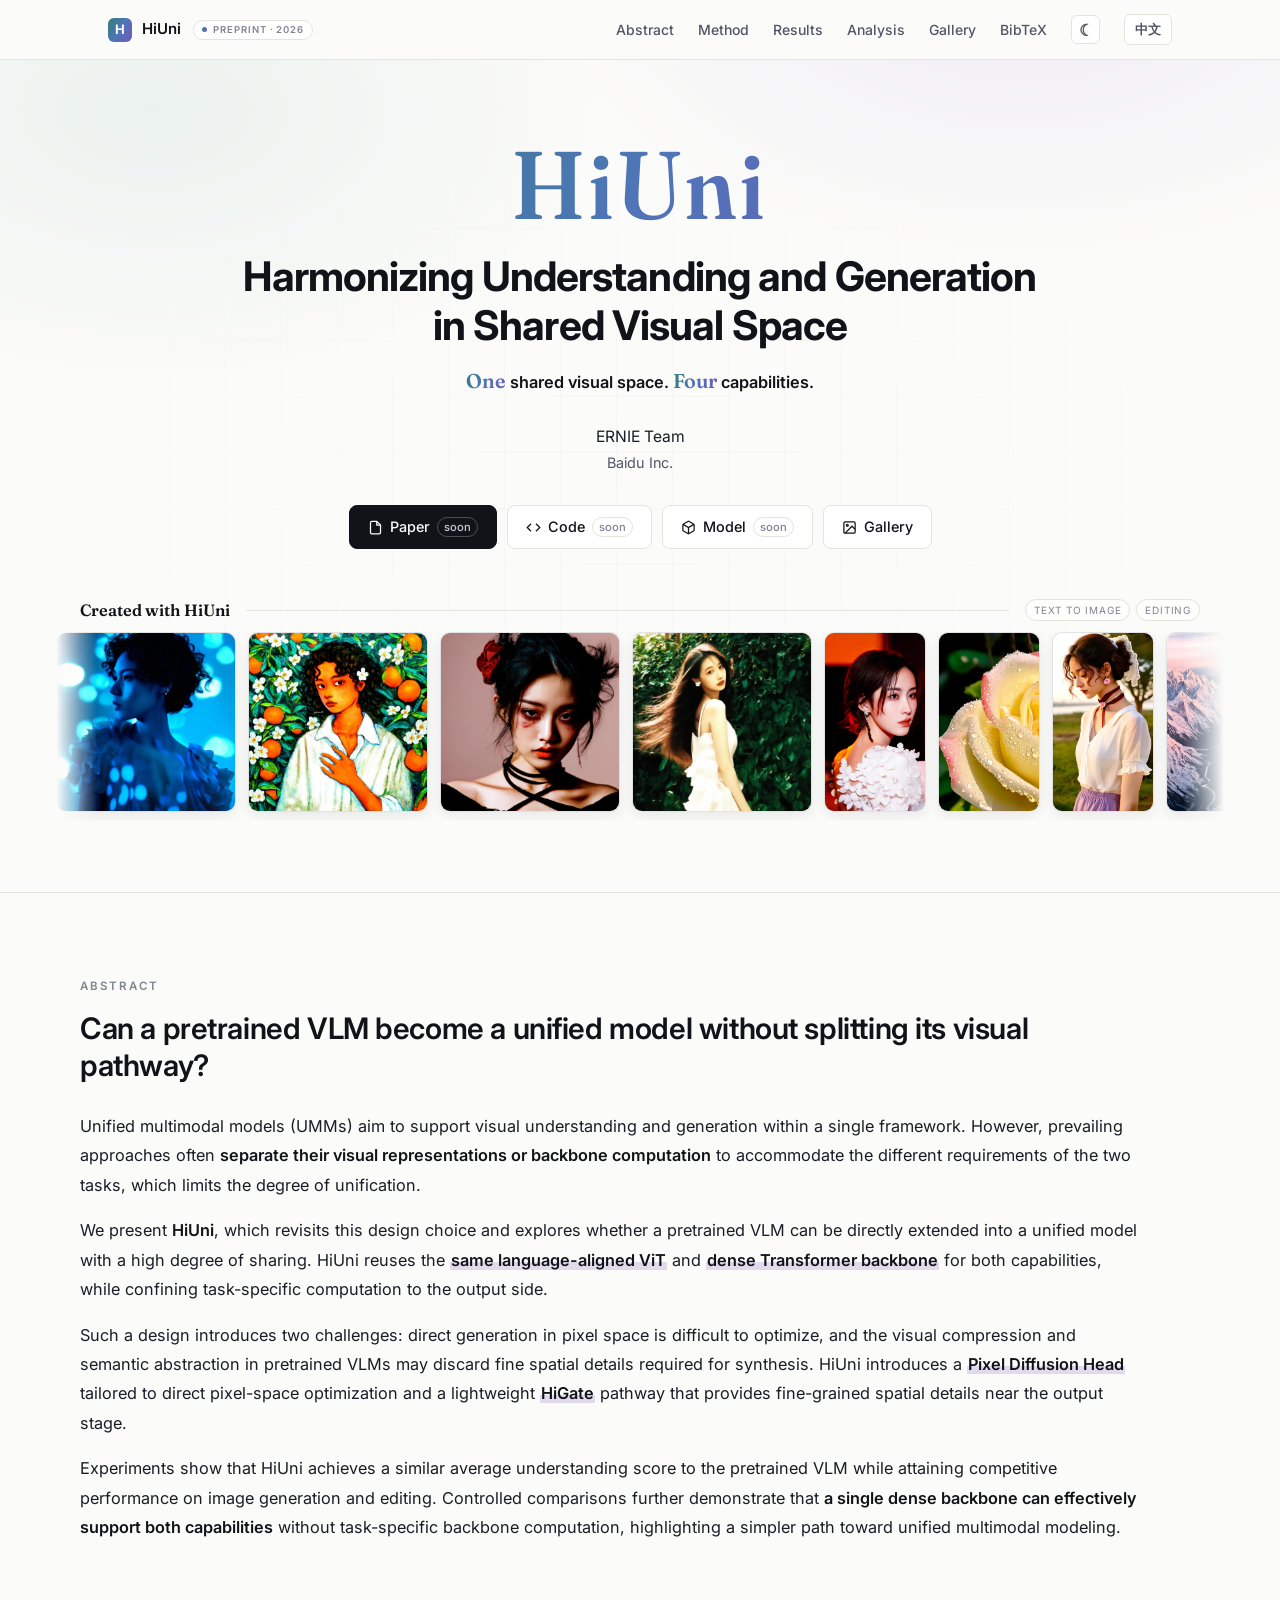
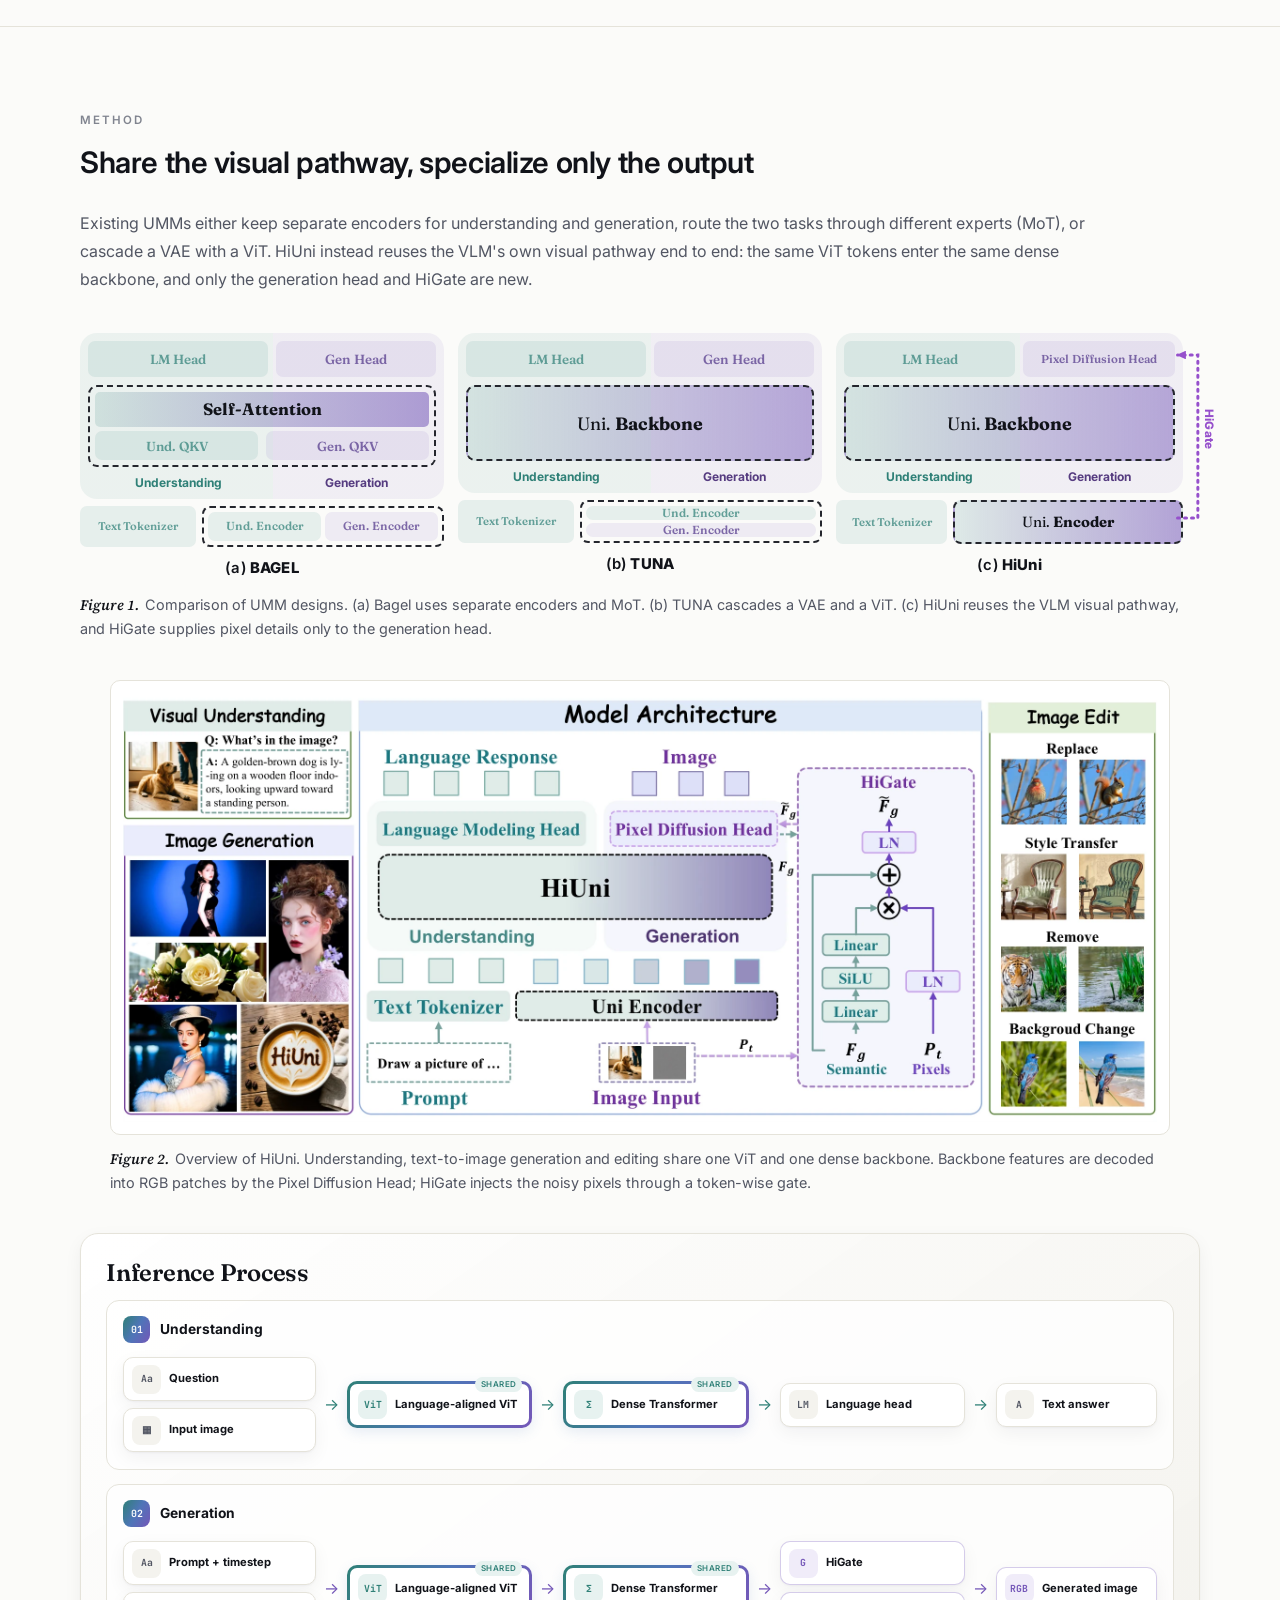
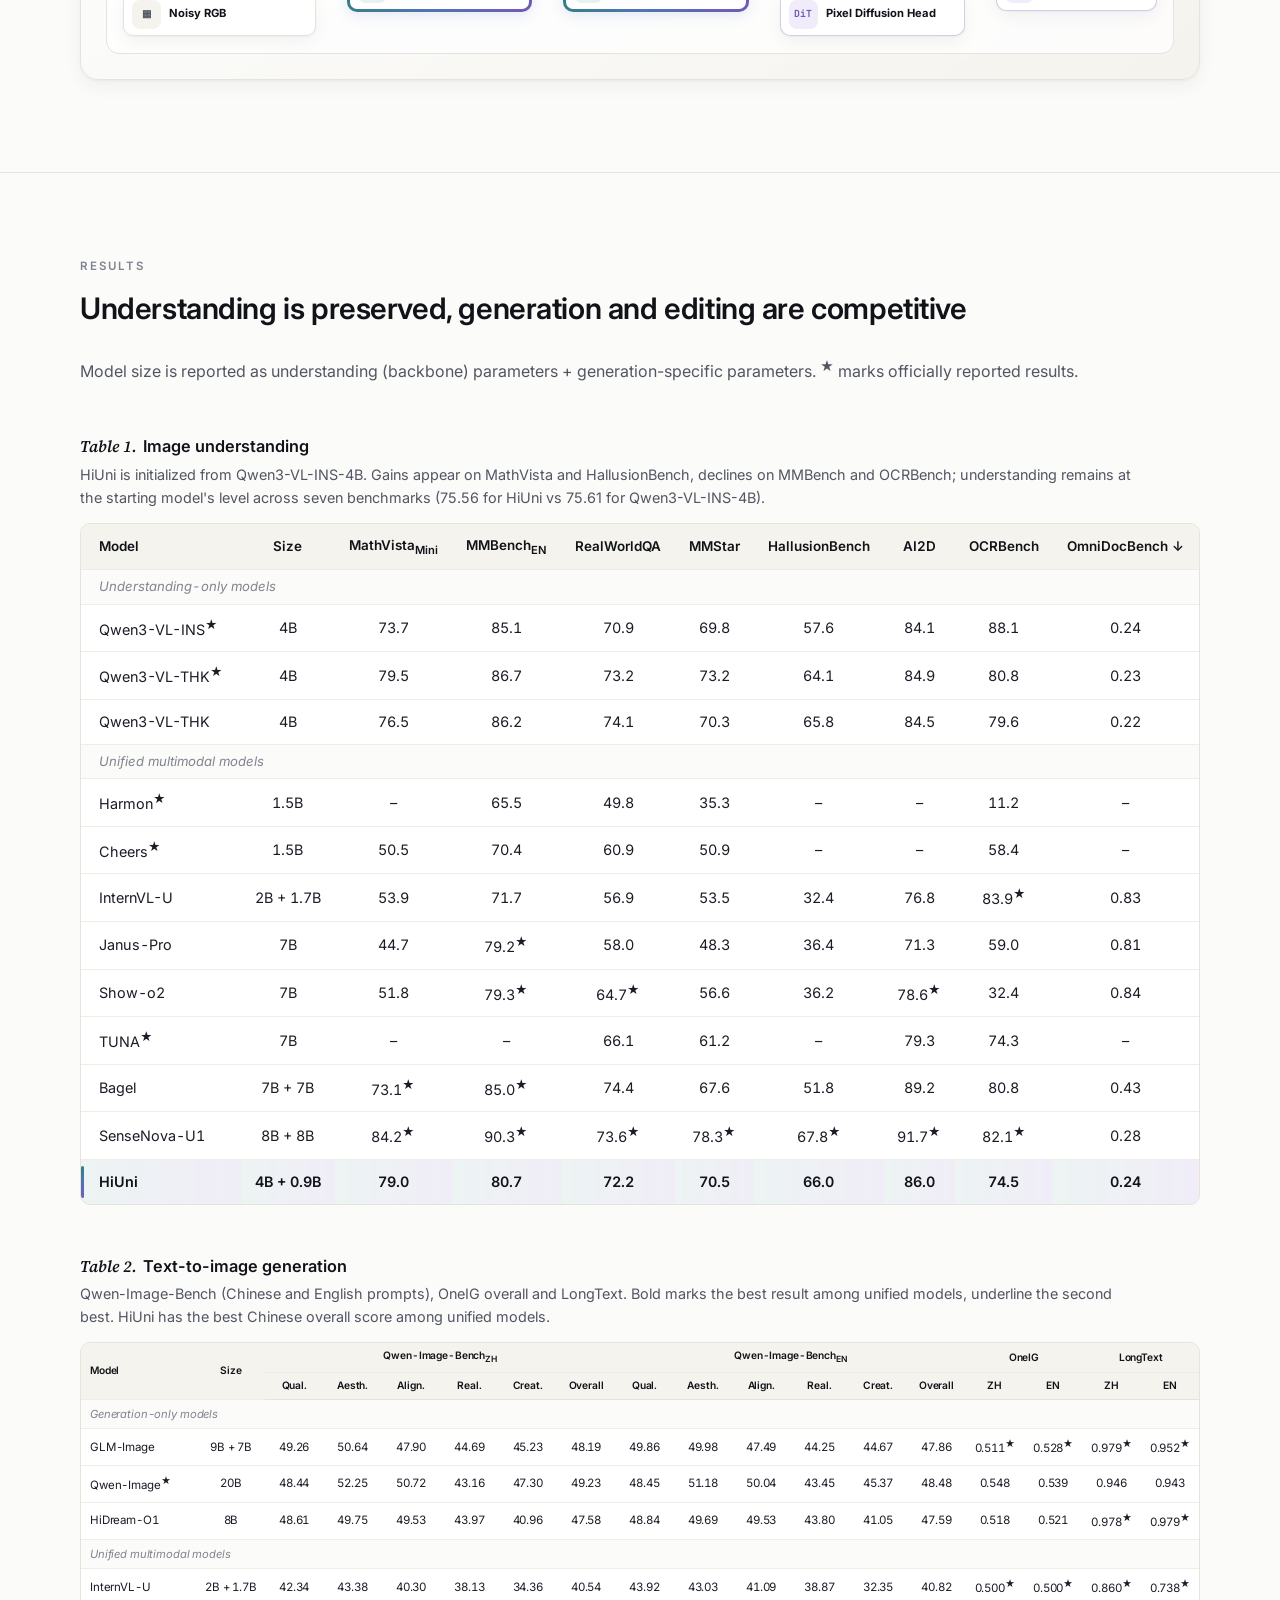
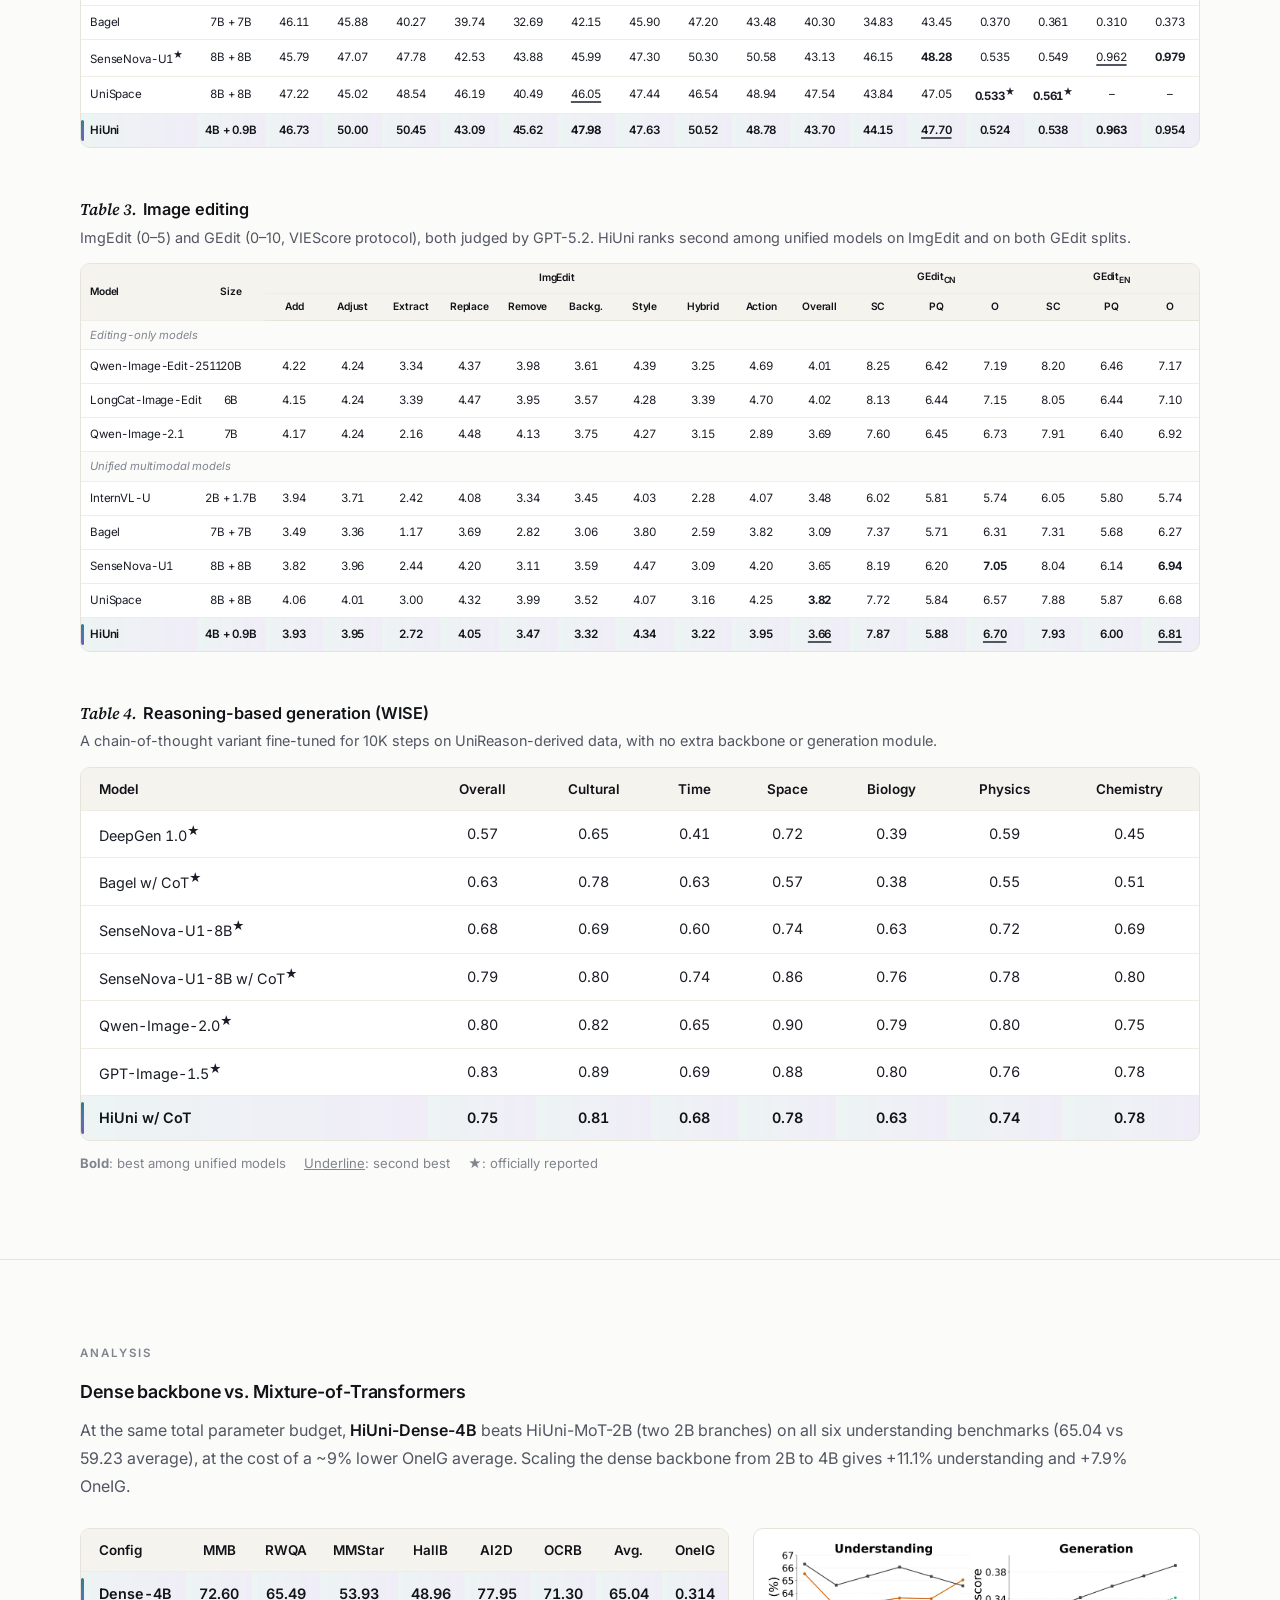
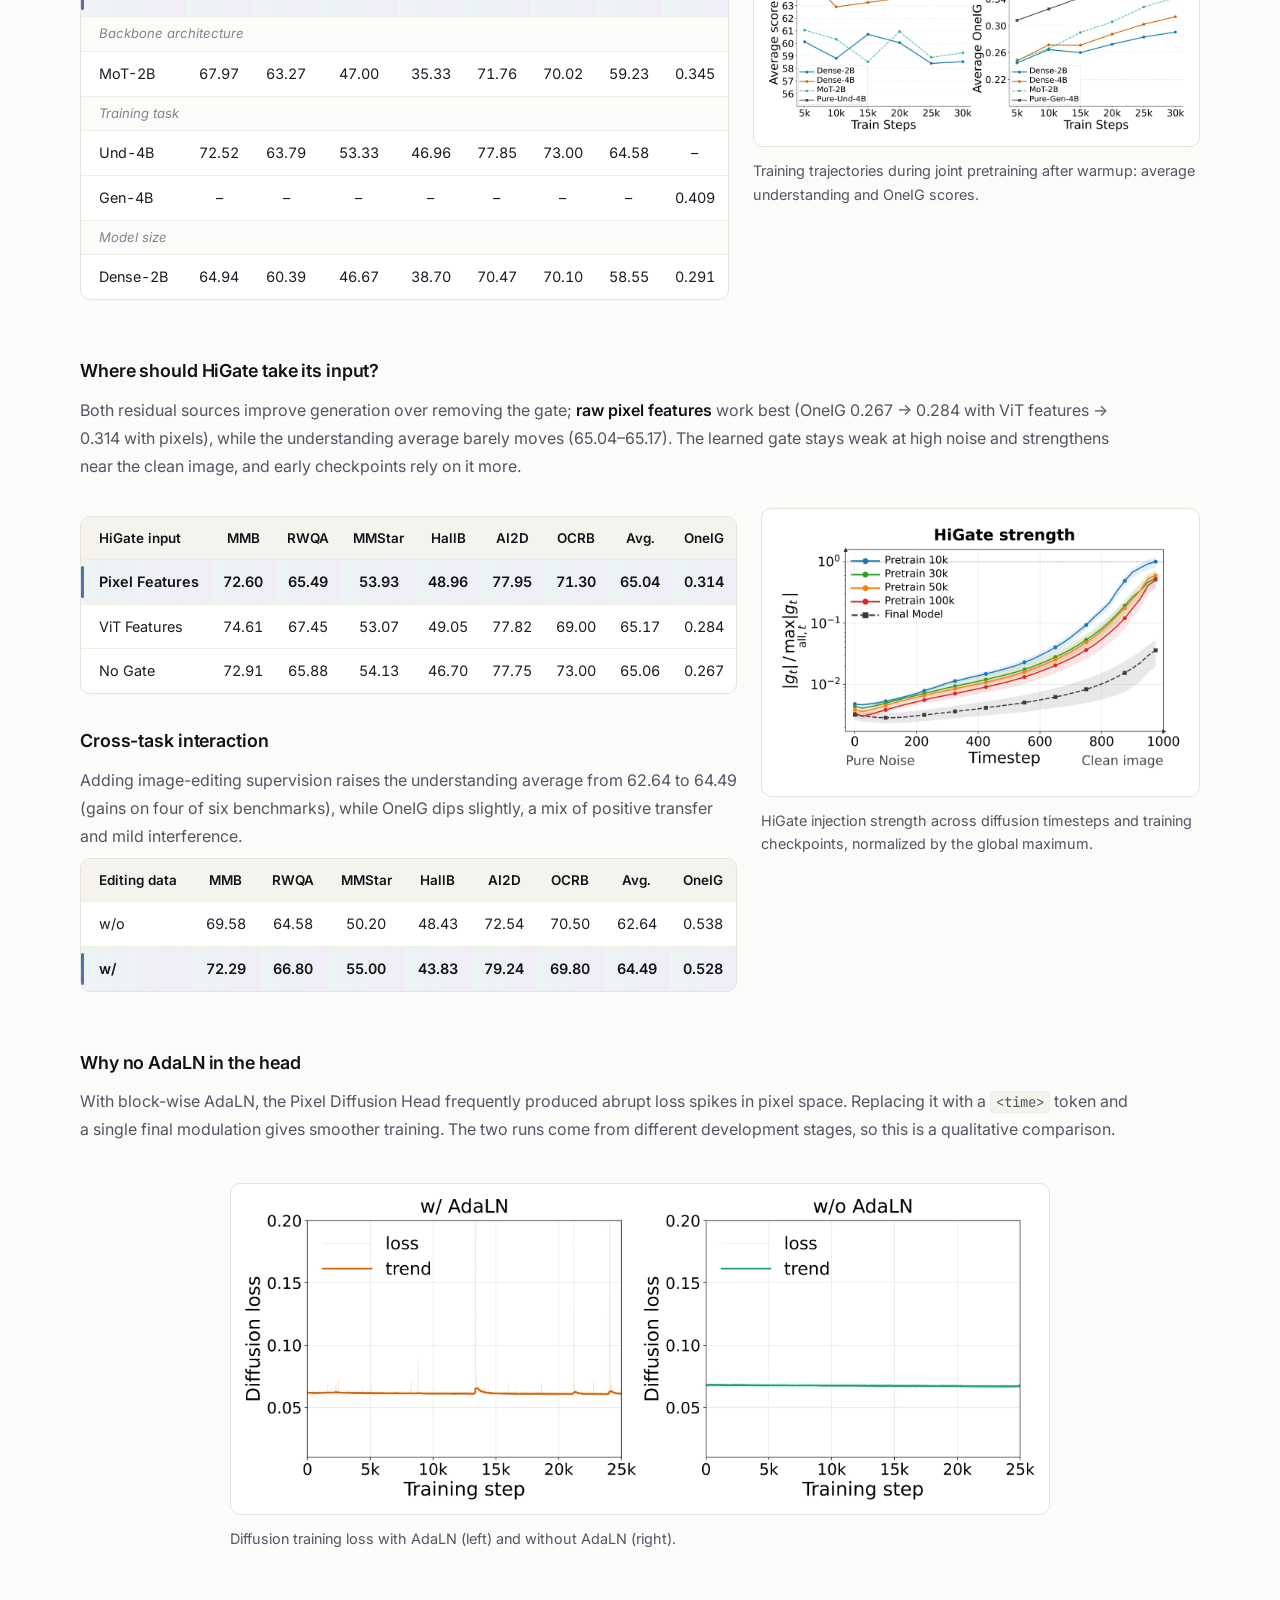
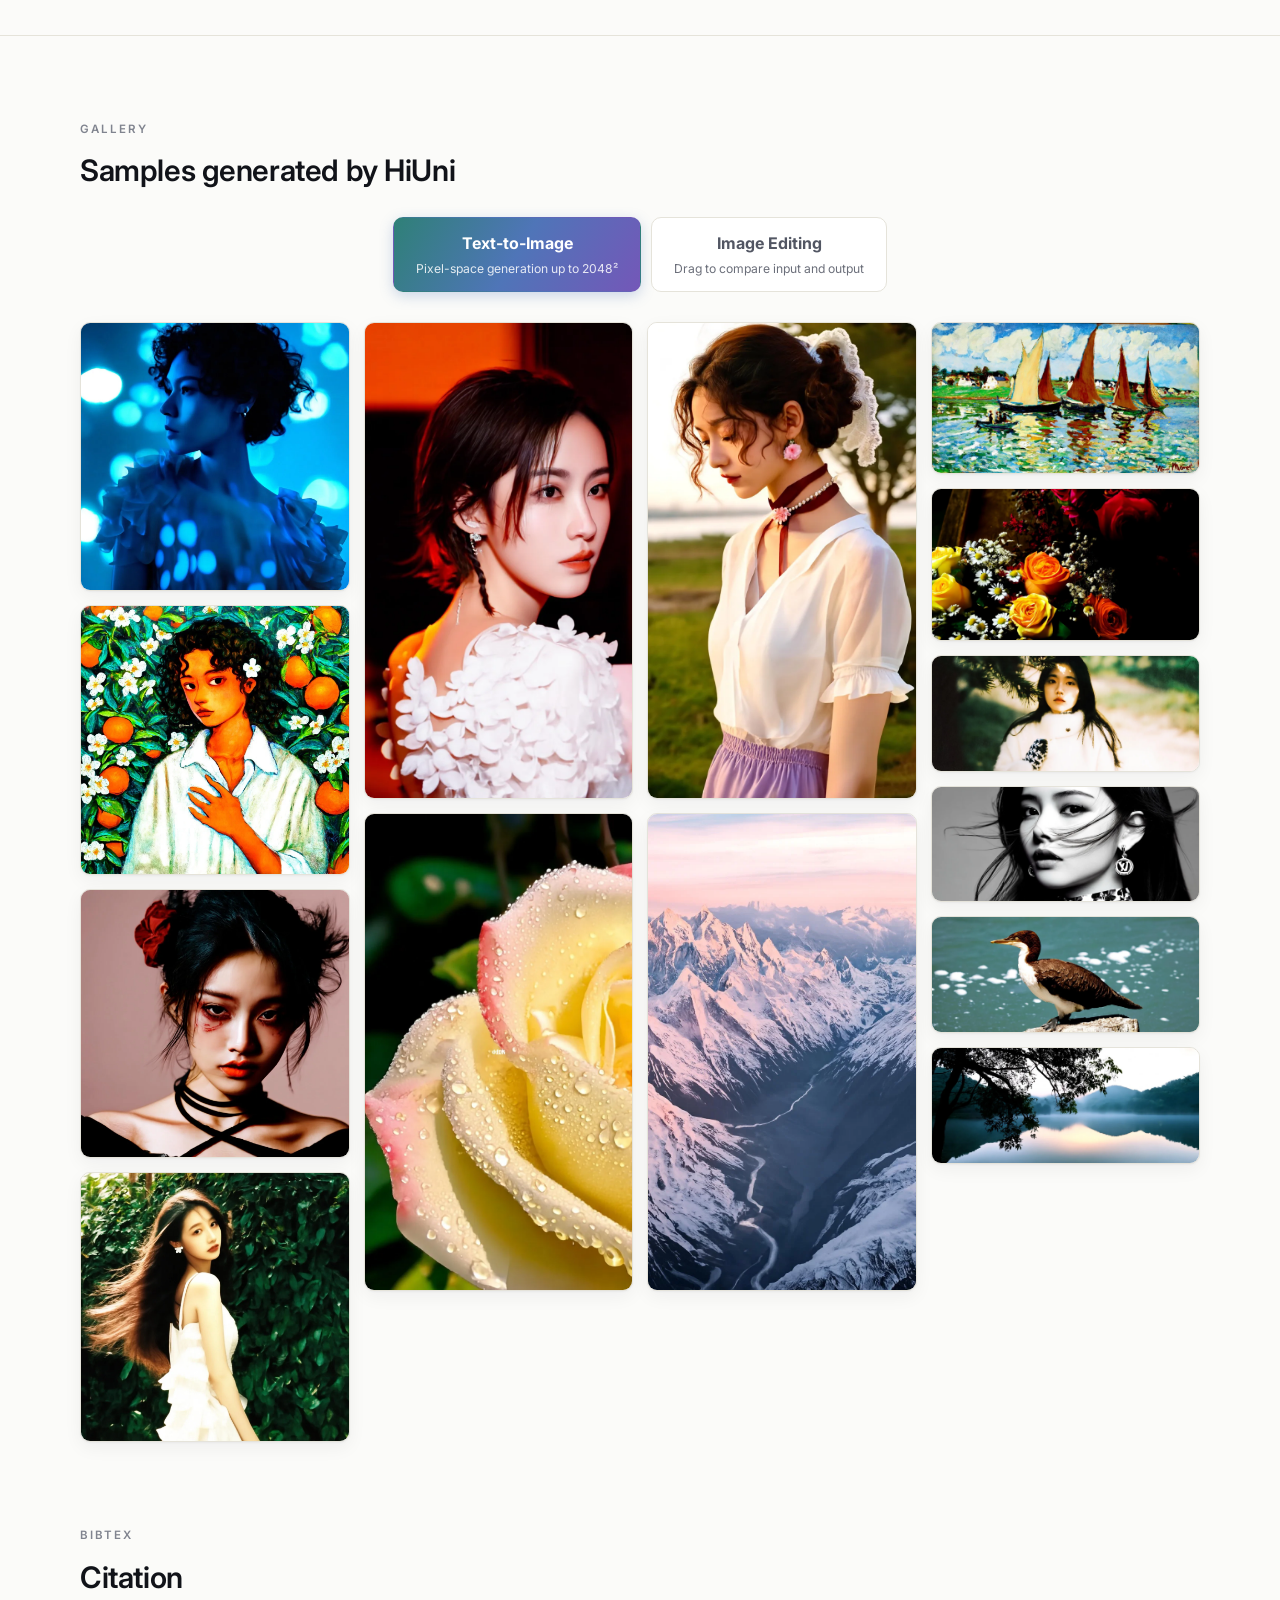
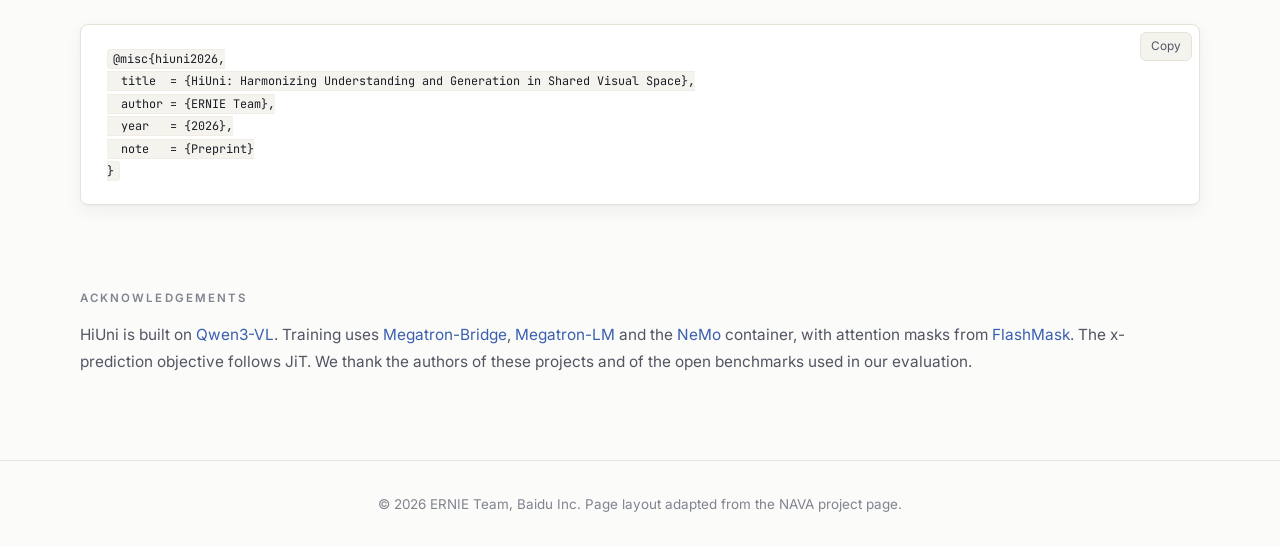
<file: index.html>
<!DOCTYPE html>
<html lang="en" class="no-js">
<head>
<meta charset="UTF-8">
<meta name="viewport" content="width=device-width, initial-scale=1.0">
<meta name="color-scheme" content="light dark">
<title>HiUni · Harmonizing Understanding and Generation in Shared Visual Space</title>
<meta name="description" content="HiUni extends a pretrained VLM into a unified multimodal model: one language-aligned ViT and one dense backbone for image understanding, text-to-image generation and image editing, with a Pixel Diffusion Head and a lightweight HiGate pathway.">
<meta property="og:title" content="HiUni: Harmonizing Understanding and Generation in Shared Visual Space">
<meta property="og:description" content="One ViT, one dense backbone, pixel-space diffusion. Understanding, generation and editing in a single 4B + 0.9B model.">
<meta property="og:image" content="assets/figures/architecture.webp">
<link rel="preconnect" href="https://fonts.googleapis.com">
<link rel="preconnect" href="https://fonts.gstatic.com" crossorigin>
<!-- Fonts load without blocking render, so the page stays usable where Google Fonts is slow or blocked. -->
<link rel="stylesheet" href="https://fonts.googleapis.com/css2?family=Inter:wght@400;500;600;700&family=Fraunces:opsz,wght,SOFT@9..144,500;9..144,600&family=Source+Serif+4:ital,opsz,wght@0,8..60,400;0,8..60,600;1,8..60,400;1,8..60,600&family=JetBrains+Mono:wght@400;500&display=swap" media="print" onload="this.media='all'">
<noscript><link rel="stylesheet" href="https://fonts.googleapis.com/css2?family=Inter:wght@400;500;600;700&family=Fraunces:opsz,wght,SOFT@9..144,500;9..144,600&family=Source+Serif+4:ital,opsz,wght@0,8..60,400;0,8..60,600;1,8..60,400;1,8..60,600&family=JetBrains+Mono:wght@400;500&display=swap"></noscript>
<link rel="stylesheet" href="assets/css/style.css?v=20261026-22">
<script>document.documentElement.classList.remove('no-js');</script>
</head>
<body>
<a class="skip-link" href="#abstract">Skip to content</a>

<nav class="nav" aria-label="Primary">
  <div class="nav-inner">
    <div class="nav-identity"><a class="nav-brand" href="#top"><span class="logo-mark" aria-hidden="true">H</span><span>HiUni</span></a><span class="nav-venue"><span class="dot"></span><span data-i18n="hero.venue">Preprint · 2026</span></span></div>
    <div class="nav-links">
      <a href="#abstract" data-i18n="nav.abstract">Abstract</a>
      <a href="#method" data-i18n="nav.method">Method</a>
      <a href="#results" data-i18n="nav.results">Results</a>
      <a href="#analysis" data-i18n="nav.analysis">Analysis</a>
      <a href="#gallery" data-i18n="nav.gallery">Gallery</a>
      <a href="#bibtex" data-i18n="nav.bibtex">BibTeX</a>
      <button id="theme-toggle" class="theme-toggle" type="button" aria-label="Switch to dark mode" title="Switch to dark mode"><span class="theme-icon" aria-hidden="true">☾</span></button>
      <button id="site-lang-toggle" class="lang-toggle" type="button" aria-label="Switch language">中文</button>
    </div>
  </div>
</nav>

<header class="hero" id="top">
  <div class="hero-inner">
    <div class="brand-mark">HiUni</div>
    <h1 data-i18n="hero.title">Harmonizing Understanding and Generation in Shared Visual Space</h1>
    <p class="sub" data-i18n-html="hero.sub"><b><span class="hero-count">One</span> shared visual space. <span class="hero-count">Four</span> capabilities.</b></p>
    <p class="authors" data-i18n="hero.authors">ERNIE Team</p>
    <p class="affiliation" data-i18n="hero.affiliation">Baidu Inc.</p>
    <div class="cta">
      <!-- TODO: replace href with the arXiv URL once available -->
      <a class="btn primary" href="#" aria-disabled="true">
        <svg viewBox="0 0 24 24" fill="none" stroke="currentColor" stroke-width="2" aria-hidden="true"><path d="M14 2H6a2 2 0 0 0-2 2v16a2 2 0 0 0 2 2h12a2 2 0 0 0 2-2V8z"/><polyline points="14 2 14 8 20 8"/></svg>
        <span data-i18n="hero.btn.paper">Paper</span><span class="soon" data-i18n="hero.soon">soon</span>
      </a>
      <!-- TODO: replace href with the GitHub repository URL -->
      <a class="btn" href="#" aria-disabled="true">
        <svg viewBox="0 0 24 24" fill="none" stroke="currentColor" stroke-width="2" aria-hidden="true"><polyline points="16 18 22 12 16 6"/><polyline points="8 6 2 12 8 18"/></svg>
        <span data-i18n="hero.btn.code">Code</span><span class="soon" data-i18n="hero.soon">soon</span>
      </a>
      <!-- TODO: replace href with the Hugging Face model URL -->
      <a class="btn" href="#" aria-disabled="true">
        <svg viewBox="0 0 24 24" fill="none" stroke="currentColor" stroke-width="2" aria-hidden="true"><path d="M21 16V8a2 2 0 0 0-1-1.73l-7-4a2 2 0 0 0-2 0l-7 4A2 2 0 0 0 3 8v8a2 2 0 0 0 1 1.73l7 4a2 2 0 0 0 2 0l7-4A2 2 0 0 0 21 16z"/><polyline points="3.27 6.96 12 12.01 20.73 6.96"/><line x1="12" y1="22.08" x2="12" y2="12"/></svg>
        <span data-i18n="hero.btn.model">Model</span><span class="soon" data-i18n="hero.soon">soon</span>
      </a>
      <a class="btn" href="#gallery">
        <svg viewBox="0 0 24 24" fill="none" stroke="currentColor" stroke-width="2" aria-hidden="true"><rect x="3" y="3" width="18" height="18" rx="2"/><circle cx="8.5" cy="8.5" r="1.5"/><polyline points="21 15 16 10 5 21"/></svg>
        <span data-i18n="hero.btn.gallery">Gallery</span>
      </a>
    </div>
  </div>
  <div class="showcase" aria-label="HiUni showcase">
    <div class="showcase-head">
      <span class="showcase-kicker">Created with HiUni</span>
      <span class="showcase-line"></span>
      <span class="showcase-caption"><span>Text to image</span><span>Editing</span></span>
    </div>
    <div class="marquee" aria-hidden="true"><div class="marquee-track" id="marquee-track"></div></div>
  </div>
</header>

<main>
<section id="abstract">
  <div class="container reveal">
    <div class="section-tag" data-i18n="abs.tag">Abstract</div>
    <h2 class="section-title" data-i18n="abs.title">Can a pretrained VLM become a unified model without splitting its visual pathway?</h2>
    <div class="abstract">
      <p data-i18n-html="abs.p1">Unified multimodal models (UMMs) aim to support visual understanding and generation within a single framework. However, prevailing approaches often <b>separate their visual representations or backbone computation</b> to accommodate the different requirements of the two tasks, which limits the degree of unification.</p>
      <p data-i18n-html="abs.p2">We present <b>HiUni</b>, which revisits this design choice and explores whether a pretrained VLM can be directly extended into a unified model with a high degree of sharing. HiUni reuses the <span class="kw">same language-aligned ViT</span> and <span class="kw">dense Transformer backbone</span> for both capabilities, while confining task-specific computation to the output side.</p>
      <p data-i18n-html="abs.p3">Such a design introduces two challenges: direct generation in pixel space is difficult to optimize, and the visual compression and semantic abstraction in pretrained VLMs may discard fine spatial details required for synthesis. HiUni introduces a <span class="kw">Pixel Diffusion Head</span> tailored to direct pixel-space optimization and a lightweight <span class="kw">HiGate</span> pathway that provides fine-grained spatial details near the output stage.</p>
      <p data-i18n-html="abs.p4">Experiments show that HiUni achieves a similar average understanding score to the pretrained VLM while attaining competitive performance on image generation and editing. Controlled comparisons further demonstrate that <b>a single dense backbone can effectively support both capabilities</b> without task-specific backbone computation, highlighting a simpler path toward unified multimodal modeling.</p>
    </div>
  </div>
</section>

<section id="method">
  <div class="container reveal">
    <div class="section-tag" data-i18n="m.tag">Method</div>
    <h2 class="section-title" data-i18n="m.title">Share the visual pathway, specialize only the output</h2>
    <p class="lead" data-i18n-html="m.lead">Existing UMMs either keep separate encoders for understanding and generation, route the two tasks through different experts (MoT), or cascade a VAE with a ViT. HiUni instead reuses the VLM's own visual pathway end to end: the same ViT tokens enter the same dense backbone, and only the generation head and HiGate are new.</p>

    <figure class="figure design-comparison">
      <div class="designs-diagram" role="img" aria-label="Comparison of BAGEL, TUNA and HiUni unified multimodal architectures">
        <article class="design-panel design-bagel">
          <div class="design-stage">
            <div class="design-heads">
              <div class="design-module design-und">LM Head</div>
              <div class="design-module design-gen">Gen Head</div>
            </div>
            <div class="design-backbone design-dashed">
              <div class="design-attention">Self-Attention</div>
              <div class="design-qkv"><span class="design-und">Und. QKV</span><span class="design-gen">Gen. QKV</span></div>
            </div>
            <div class="design-task-labels"><span>Understanding</span><span>Generation</span></div>
          </div>
          <div class="design-input-row">
            <div class="design-module design-und">Text Tokenizer</div>
            <div class="design-encoder-pair design-dashed"><span class="design-und">Und. Encoder</span><span class="design-gen">Gen. Encoder</span></div>
          </div>
          <h4><span>(a)</span> BAGEL</h4>
        </article>

        <article class="design-panel design-tuna">
          <div class="design-stage">
            <div class="design-heads">
              <div class="design-module design-und">LM Head</div>
              <div class="design-module design-gen">Gen Head</div>
            </div>
            <div class="design-backbone design-unified design-dashed">Uni. <b>Backbone</b></div>
            <div class="design-task-labels"><span>Understanding</span><span>Generation</span></div>
          </div>
          <div class="design-input-row">
            <div class="design-module design-und">Text Tokenizer</div>
            <div class="design-encoder-stack design-dashed"><span class="design-und">Und. Encoder</span><span class="design-gen">Gen. Encoder</span></div>
          </div>
          <h4><span>(b)</span> TUNA</h4>
        </article>

        <article class="design-panel design-hiuni">
          <svg class="design-higate-route" viewBox="0 0 340 215" preserveAspectRatio="none" aria-hidden="true">
              <defs><marker id="design-higate-arrow" markerWidth="3" markerHeight="3" refX="2.7" refY="1.5" orient="auto"><path d="M0,0 L3,1.5 L0,3 Z"></path></marker></defs>
              <path d="M319 185 H338 V22 H319"></path>
          </svg>
          <span class="design-higate-label">HiGate</span>
          <div class="design-stage">
            <div class="design-heads">
              <div class="design-module design-und">LM Head</div>
              <div class="design-module design-gen design-pixel-head">Pixel Diffusion Head</div>
            </div>
            <div class="design-backbone design-unified design-dashed">Uni. <b>Backbone</b></div>
            <div class="design-task-labels"><span>Understanding</span><span>Generation</span></div>
          </div>
          <div class="design-input-row">
            <div class="design-module design-und">Text Tokenizer</div>
            <div class="design-uni-encoder design-dashed">Uni. <b>Encoder</b></div>
          </div>
          <h4><span>(c)</span> HiUni</h4>
        </article>
      </div>
      <figcaption class="figcaption"><span class="num">Figure 1.</span><span data-i18n="m.fig1">Comparison of UMM designs. (a) Bagel uses separate encoders and MoT. (b) TUNA cascades a VAE and a ViT. (c) HiUni reuses the VLM visual pathway, and HiGate supplies pixel details only to the generation head.</span></figcaption>
    </figure>
    <figure class="figure">
      <img src="assets/figures/architecture.webp" alt="HiUni architecture overview: shared ViT and dense backbone, Pixel Diffusion Head and HiGate" loading="lazy" width="2200" height="914">
      <figcaption class="figcaption"><span class="num">Figure 2.</span><span data-i18n="m.fig2">Overview of HiUni. Understanding, text-to-image generation and editing share one ViT and one dense backbone. Backbone features are decoded into RGB patches by the Pixel Diffusion Head; HiGate injects the noisy pixels through a token-wise gate.</span></figcaption>
    </figure>
    <div class="arch-explorer">
      <div class="arch-head">
        <div class="arch-eyebrow" data-i18n="arch.eyebrow">Inference Process</div>
      </div>
      <div class="arch-stack">
        <figure class="arch-figure arch-understanding">
          <figcaption><span class="arch-figure-index">01</span><strong data-i18n="arch.tab.und">Understanding</strong></figcaption>
          <div class="arch-flow">
            <div class="arch-inputs"><div class="arch-node"><span class="arch-icon">Aa</span><strong>Question</strong></div><div class="arch-node"><span class="arch-icon">▦</span><strong>Input image</strong></div></div>
            <span class="arch-arrow">→</span>
            <div class="arch-node is-shared"><span class="arch-icon">ViT</span><strong>Language-aligned ViT</strong><em>Shared</em></div>
            <span class="arch-arrow">→</span>
            <div class="arch-node is-shared arch-backbone"><span class="arch-icon">Σ</span><strong>Dense Transformer</strong><em>Shared</em></div>
            <span class="arch-arrow">→</span>
            <div class="arch-node"><span class="arch-icon">LM</span><strong>Language head</strong></div>
            <span class="arch-arrow">→</span>
            <div class="arch-node arch-output"><span class="arch-icon">A</span><strong>Text answer</strong></div>
          </div>
        </figure>
        <figure class="arch-figure arch-generation">
          <figcaption><span class="arch-figure-index">02</span><strong data-i18n="arch.tab.gen">Generation</strong></figcaption>
          <div class="arch-flow">
            <div class="arch-inputs"><div class="arch-node"><span class="arch-icon">Aa</span><strong>Prompt + timestep</strong></div><div class="arch-node"><span class="arch-icon">▦</span><strong>Noisy RGB</strong></div></div>
            <span class="arch-arrow">→</span>
            <div class="arch-node is-shared"><span class="arch-icon">ViT</span><strong>Language-aligned ViT</strong><em>Shared</em></div>
            <span class="arch-arrow">→</span>
            <div class="arch-node is-shared arch-backbone"><span class="arch-icon">Σ</span><strong>Dense Transformer</strong><em>Shared</em></div>
            <span class="arch-arrow">→</span>
            <div class="arch-output-stack"><div class="arch-node is-specific"><span class="arch-icon">G</span><strong>HiGate</strong></div><div class="arch-node is-specific"><span class="arch-icon">DiT</span><strong>Pixel Diffusion Head</strong></div></div>
            <span class="arch-arrow">→</span>
            <div class="arch-node is-specific arch-output"><span class="arch-icon">RGB</span><strong>Generated image</strong></div>
          </div>
        </figure>
      </div>
    </div>
  </div>
</section>
<section id="results">
  <div class="container reveal">
    <div class="section-tag" data-i18n="r.tag">Results</div>
    <h2 class="section-title" data-i18n="r.title">Understanding is preserved, generation and editing are competitive</h2>
    <p class="lead" data-i18n-html="r.lead">Model size is reported as understanding (backbone) parameters + generation-specific parameters. <sup>★</sup> marks officially reported results.</p>

    <div class="tbl-title"><span class="num">Table 1.</span><span data-i18n="r.t1">Image understanding</span></div>
    <p class="tbl-sub" data-i18n="r.t1.sub">HiUni is initialized from Qwen3-VL-INS-4B. Gains appear on MathVista and HallusionBench, declines on MMBench and OCRBench; understanding remains at the starting model's level across seven benchmarks (75.56 for HiUni vs 75.61 for Qwen3-VL-INS-4B).</p>
    <div class="tbl-wrap"><table>
      <thead><tr><th class="l">Model</th><th>Size</th><th>MathVista<sub>Mini</sub></th><th>MMBench<sub>EN</sub></th><th>RealWorldQA</th><th>MMStar</th><th>HallusionBench</th><th>AI2D</th><th>OCRBench</th><th>OmniDocBench ↓</th></tr></thead>
      <tbody>
        <tr class="group"><td colspan="10" data-i18n="r.g.und">Understanding-only models</td></tr>
        <tr><td class="l">Qwen3-VL-INS<sup>★</sup></td><td>4B</td><td>73.7</td><td>85.1</td><td>70.9</td><td>69.8</td><td>57.6</td><td>84.1</td><td>88.1</td><td>0.24</td></tr>
        <tr><td class="l">Qwen3-VL-THK<sup>★</sup></td><td>4B</td><td>79.5</td><td>86.7</td><td>73.2</td><td>73.2</td><td>64.1</td><td>84.9</td><td>80.8</td><td>0.23</td></tr>
        <tr><td class="l">Qwen3-VL-THK</td><td>4B</td><td>76.5</td><td>86.2</td><td>74.1</td><td>70.3</td><td>65.8</td><td>84.5</td><td>79.6</td><td>0.22</td></tr>
        <tr class="group"><td colspan="10" data-i18n="r.g.umm">Unified multimodal models</td></tr>
        <tr><td class="l">Harmon<sup>★</sup></td><td>1.5B</td><td>–</td><td>65.5</td><td>49.8</td><td>35.3</td><td>–</td><td>–</td><td>11.2</td><td>–</td></tr>
        <tr><td class="l">Cheers<sup>★</sup></td><td>1.5B</td><td>50.5</td><td>70.4</td><td>60.9</td><td>50.9</td><td>–</td><td>–</td><td>58.4</td><td>–</td></tr>
        <tr><td class="l">InternVL-U</td><td>2B + 1.7B</td><td>53.9</td><td>71.7</td><td>56.9</td><td>53.5</td><td>32.4</td><td>76.8</td><td>83.9<sup>★</sup></td><td>0.83</td></tr>
        <tr><td class="l">Janus-Pro</td><td>7B</td><td>44.7</td><td>79.2<sup>★</sup></td><td>58.0</td><td>48.3</td><td>36.4</td><td>71.3</td><td>59.0</td><td>0.81</td></tr>
        <tr><td class="l">Show-o2</td><td>7B</td><td>51.8</td><td>79.3<sup>★</sup></td><td>64.7<sup>★</sup></td><td>56.6</td><td>36.2</td><td>78.6<sup>★</sup></td><td>32.4</td><td>0.84</td></tr>
        <tr><td class="l">TUNA<sup>★</sup></td><td>7B</td><td>–</td><td>–</td><td>66.1</td><td>61.2</td><td>–</td><td>79.3</td><td>74.3</td><td>–</td></tr>
        <tr><td class="l">Bagel</td><td>7B + 7B</td><td>73.1<sup>★</sup></td><td>85.0<sup>★</sup></td><td>74.4</td><td>67.6</td><td>51.8</td><td>89.2</td><td>80.8</td><td>0.43</td></tr>
        <tr><td class="l">SenseNova-U1</td><td>8B + 8B</td><td>84.2<sup>★</sup></td><td>90.3<sup>★</sup></td><td>73.6<sup>★</sup></td><td>78.3<sup>★</sup></td><td>67.8<sup>★</sup></td><td>91.7<sup>★</sup></td><td>82.1<sup>★</sup></td><td>0.28</td></tr>
        <tr class="ours"><td class="l">HiUni</td><td>4B + 0.9B</td><td>79.0</td><td>80.7</td><td>72.2</td><td>70.5</td><td>66.0</td><td>86.0</td><td>74.5</td><td>0.24</td></tr>
      </tbody>
    </table></div>
    <div class="tbl-title"><span class="num">Table 2.</span><span data-i18n="r.t2">Text-to-image generation</span></div>
    <p class="tbl-sub" data-i18n="r.t2.sub">Qwen-Image-Bench (Chinese and English prompts), OneIG overall and LongText. Bold marks the best result among unified models, underline the second best. HiUni has the best Chinese overall score among unified models.</p>
    <div class="tbl-wrap tbl-wide"><table>
      <thead>
        <tr><th class="l" rowspan="2">Model</th><th rowspan="2">Size</th><th colspan="6">Qwen-Image-Bench<sub>ZH</sub></th><th colspan="6">Qwen-Image-Bench<sub>EN</sub></th><th colspan="2">OneIG</th><th colspan="2">LongText</th></tr>
        <tr><th>Qual.</th><th>Aesth.</th><th>Align.</th><th>Real.</th><th>Creat.</th><th>Overall</th><th>Qual.</th><th>Aesth.</th><th>Align.</th><th>Real.</th><th>Creat.</th><th>Overall</th><th>ZH</th><th>EN</th><th>ZH</th><th>EN</th></tr>
      </thead>
      <tbody>
        <tr class="group"><td colspan="18" data-i18n="r.g.gen">Generation-only models</td></tr>
        <tr><td class="l">GLM-Image</td><td>9B + 7B</td><td>49.26</td><td>50.64</td><td>47.90</td><td>44.69</td><td>45.23</td><td>48.19</td><td>49.86</td><td>49.98</td><td>47.49</td><td>44.25</td><td>44.67</td><td>47.86</td><td>0.511<sup>★</sup></td><td>0.528<sup>★</sup></td><td>0.979<sup>★</sup></td><td>0.952<sup>★</sup></td></tr>
        <tr><td class="l">Qwen-Image<sup>★</sup></td><td>20B</td><td>48.44</td><td>52.25</td><td>50.72</td><td>43.16</td><td>47.30</td><td>49.23</td><td>48.45</td><td>51.18</td><td>50.04</td><td>43.45</td><td>45.37</td><td>48.48</td><td>0.548</td><td>0.539</td><td>0.946</td><td>0.943</td></tr>
        <tr><td class="l">HiDream-O1</td><td>8B</td><td>48.61</td><td>49.75</td><td>49.53</td><td>43.97</td><td>40.96</td><td>47.58</td><td>48.84</td><td>49.69</td><td>49.53</td><td>43.80</td><td>41.05</td><td>47.59</td><td>0.518</td><td>0.521</td><td>0.978<sup>★</sup></td><td>0.979<sup>★</sup></td></tr>
        <tr class="group"><td colspan="18" data-i18n="r.g.umm">Unified multimodal models</td></tr>
        <tr><td class="l">InternVL-U</td><td>2B + 1.7B</td><td>42.34</td><td>43.38</td><td>40.30</td><td>38.13</td><td>34.36</td><td>40.54</td><td>43.92</td><td>43.03</td><td>41.09</td><td>38.87</td><td>32.35</td><td>40.82</td><td>0.500<sup>★</sup></td><td>0.500<sup>★</sup></td><td>0.860<sup>★</sup></td><td>0.738<sup>★</sup></td></tr>
        <tr><td class="l">Bagel</td><td>7B + 7B</td><td>46.11</td><td>45.88</td><td>40.27</td><td>39.74</td><td>32.69</td><td>42.15</td><td>45.90</td><td>47.20</td><td>43.48</td><td>40.30</td><td>34.83</td><td>43.45</td><td>0.370</td><td>0.361</td><td>0.310</td><td>0.373</td></tr>
        <tr><td class="l">SenseNova-U1<sup>★</sup></td><td>8B + 8B</td><td>45.79</td><td>47.07</td><td>47.78</td><td>42.53</td><td>43.88</td><td>45.99</td><td>47.30</td><td>50.30</td><td>50.58</td><td>43.13</td><td>46.15</td><td><b>48.28</b></td><td>0.535</td><td>0.549</td><td><u>0.962</u></td><td><b>0.979</b></td></tr>
        <tr><td class="l">UniSpace</td><td>8B + 8B</td><td>47.22</td><td>45.02</td><td>48.54</td><td>46.19</td><td>40.49</td><td><u>46.05</u></td><td>47.44</td><td>46.54</td><td>48.94</td><td>47.54</td><td>43.84</td><td>47.05</td><td><b>0.533</b><sup>★</sup></td><td><b>0.561</b><sup>★</sup></td><td>–</td><td>–</td></tr>
        <tr class="ours"><td class="l">HiUni</td><td>4B + 0.9B</td><td>46.73</td><td>50.00</td><td>50.45</td><td>43.09</td><td>45.62</td><td><b>47.98</b></td><td>47.63</td><td>50.52</td><td>48.78</td><td>43.70</td><td>44.15</td><td><u>47.70</u></td><td>0.524</td><td>0.538</td><td><b>0.963</b></td><td>0.954</td></tr>
      </tbody>
    </table></div>
    <div class="tbl-title"><span class="num">Table 3.</span><span data-i18n="r.t3">Image editing</span></div>
    <p class="tbl-sub" data-i18n="r.t3.sub">ImgEdit (0–5) and GEdit (0–10, VIEScore protocol), both judged by GPT-5.2. HiUni ranks second among unified models on ImgEdit and on both GEdit splits.</p>
    <div class="tbl-wrap tbl-wide"><table>
      <thead>
        <tr><th class="l" rowspan="2">Model</th><th rowspan="2">Size</th><th colspan="10">ImgEdit</th><th colspan="3">GEdit<sub>CN</sub></th><th colspan="3">GEdit<sub>EN</sub></th></tr>
        <tr><th>Add</th><th>Adjust</th><th>Extract</th><th>Replace</th><th>Remove</th><th>Backg.</th><th>Style</th><th>Hybrid</th><th>Action</th><th>Overall</th><th>SC</th><th>PQ</th><th>O</th><th>SC</th><th>PQ</th><th>O</th></tr>
      </thead>
      <tbody>
        <tr class="group"><td colspan="18" data-i18n="r.g.edit">Editing-only models</td></tr>
        <tr><td class="l">Qwen-Image-Edit-2511</td><td>20B</td><td>4.22</td><td>4.24</td><td>3.34</td><td>4.37</td><td>3.98</td><td>3.61</td><td>4.39</td><td>3.25</td><td>4.69</td><td>4.01</td><td>8.25</td><td>6.42</td><td>7.19</td><td>8.20</td><td>6.46</td><td>7.17</td></tr>
        <tr><td class="l">LongCat-Image-Edit</td><td>6B</td><td>4.15</td><td>4.24</td><td>3.39</td><td>4.47</td><td>3.95</td><td>3.57</td><td>4.28</td><td>3.39</td><td>4.70</td><td>4.02</td><td>8.13</td><td>6.44</td><td>7.15</td><td>8.05</td><td>6.44</td><td>7.10</td></tr>
        <tr><td class="l">Qwen-Image-2.1</td><td>7B</td><td>4.17</td><td>4.24</td><td>2.16</td><td>4.48</td><td>4.13</td><td>3.75</td><td>4.27</td><td>3.15</td><td>2.89</td><td>3.69</td><td>7.60</td><td>6.45</td><td>6.73</td><td>7.91</td><td>6.40</td><td>6.92</td></tr>
        <tr class="group"><td colspan="18" data-i18n="r.g.umm">Unified multimodal models</td></tr>
        <tr><td class="l">InternVL-U</td><td>2B + 1.7B</td><td>3.94</td><td>3.71</td><td>2.42</td><td>4.08</td><td>3.34</td><td>3.45</td><td>4.03</td><td>2.28</td><td>4.07</td><td>3.48</td><td>6.02</td><td>5.81</td><td>5.74</td><td>6.05</td><td>5.80</td><td>5.74</td></tr>
        <tr><td class="l">Bagel</td><td>7B + 7B</td><td>3.49</td><td>3.36</td><td>1.17</td><td>3.69</td><td>2.82</td><td>3.06</td><td>3.80</td><td>2.59</td><td>3.82</td><td>3.09</td><td>7.37</td><td>5.71</td><td>6.31</td><td>7.31</td><td>5.68</td><td>6.27</td></tr>
        <tr><td class="l">SenseNova-U1</td><td>8B + 8B</td><td>3.82</td><td>3.96</td><td>2.44</td><td>4.20</td><td>3.11</td><td>3.59</td><td>4.47</td><td>3.09</td><td>4.20</td><td>3.65</td><td>8.19</td><td>6.20</td><td><b>7.05</b></td><td>8.04</td><td>6.14</td><td><b>6.94</b></td></tr>
        <tr><td class="l">UniSpace</td><td>8B + 8B</td><td>4.06</td><td>4.01</td><td>3.00</td><td>4.32</td><td>3.99</td><td>3.52</td><td>4.07</td><td>3.16</td><td>4.25</td><td><b>3.82</b></td><td>7.72</td><td>5.84</td><td>6.57</td><td>7.88</td><td>5.87</td><td>6.68</td></tr>
        <tr class="ours"><td class="l">HiUni</td><td>4B + 0.9B</td><td>3.93</td><td>3.95</td><td>2.72</td><td>4.05</td><td>3.47</td><td>3.32</td><td>4.34</td><td>3.22</td><td>3.95</td><td><u>3.66</u></td><td>7.87</td><td>5.88</td><td><u>6.70</u></td><td>7.93</td><td>6.00</td><td><u>6.81</u></td></tr>
      </tbody>
    </table></div>
    <div class="tbl-title"><span class="num">Table 4.</span><span data-i18n="r.t4">Reasoning-based generation (WISE)</span></div>
    <p class="tbl-sub" data-i18n="r.t4.sub">A chain-of-thought variant fine-tuned for 10K steps on UniReason-derived data, with no extra backbone or generation module.</p>
    <div class="tbl-wrap"><table>
      <thead><tr><th class="l">Model</th><th>Overall</th><th>Cultural</th><th>Time</th><th>Space</th><th>Biology</th><th>Physics</th><th>Chemistry</th></tr></thead>
      <tbody>
        <tr><td class="l">DeepGen 1.0<sup>★</sup></td><td>0.57</td><td>0.65</td><td>0.41</td><td>0.72</td><td>0.39</td><td>0.59</td><td>0.45</td></tr>
        <tr><td class="l">Bagel w/ CoT<sup>★</sup></td><td>0.63</td><td>0.78</td><td>0.63</td><td>0.57</td><td>0.38</td><td>0.55</td><td>0.51</td></tr>
        <tr><td class="l">SenseNova-U1-8B<sup>★</sup></td><td>0.68</td><td>0.69</td><td>0.60</td><td>0.74</td><td>0.63</td><td>0.72</td><td>0.69</td></tr>
        <tr><td class="l">SenseNova-U1-8B w/ CoT<sup>★</sup></td><td>0.79</td><td>0.80</td><td>0.74</td><td>0.86</td><td>0.76</td><td>0.78</td><td>0.80</td></tr>
        <tr><td class="l">Qwen-Image-2.0<sup>★</sup></td><td>0.80</td><td>0.82</td><td>0.65</td><td>0.90</td><td>0.79</td><td>0.80</td><td>0.75</td></tr>
        <tr><td class="l">GPT-Image-1.5<sup>★</sup></td><td>0.83</td><td>0.89</td><td>0.69</td><td>0.88</td><td>0.80</td><td>0.76</td><td>0.78</td></tr>
        <tr class="ours"><td class="l">HiUni w/ CoT</td><td>0.75</td><td>0.81</td><td>0.68</td><td>0.78</td><td>0.63</td><td>0.74</td><td>0.78</td></tr>
      </tbody>
    </table></div>
    <div class="legend"><span data-i18n-html="r.leg1"><b>Bold</b>: best among unified models</span><span data-i18n-html="r.leg2"><u>Underline</u>: second best</span><span data-i18n="r.leg3">★: officially reported</span></div>
  </div>
</section>

<section id="analysis">
  <div class="container reveal">
    <div class="section-tag" data-i18n="a.tag">Analysis</div>
    <h3 class="sub-title" style="margin-top:0" data-i18n="a.1.t">Dense backbone vs. Mixture-of-Transformers</h3>
    <p class="lead" data-i18n-html="a.1.d">At the same total parameter budget, <b>HiUni-Dense-4B</b> beats HiUni-MoT-2B (two 2B branches) on all six understanding benchmarks (65.04 vs 59.23 average), at the cost of a ~9% lower OneIG average. Scaling the dense backbone from 2B to 4B gives +11.1% understanding and +7.9% OneIG.</p>
    <div class="fig-row">
      <div class="tbl-wrap"><table>
        <thead><tr><th class="l">Config</th><th>MMB</th><th>RWQA</th><th>MMStar</th><th>HallB</th><th>AI2D</th><th>OCRB</th><th>Avg.</th><th>OneIG</th></tr></thead>
        <tbody>
          <tr class="ours"><td class="l">Dense-4B</td><td>72.60</td><td>65.49</td><td>53.93</td><td>48.96</td><td>77.95</td><td>71.30</td><td>65.04</td><td>0.314</td></tr>
          <tr class="group"><td colspan="9" data-i18n="a.g.arch">Backbone architecture</td></tr>
          <tr><td class="l">MoT-2B</td><td>67.97</td><td>63.27</td><td>47.00</td><td>35.33</td><td>71.76</td><td>70.02</td><td>59.23</td><td>0.345</td></tr>
          <tr class="group"><td colspan="9" data-i18n="a.g.task">Training task</td></tr>
          <tr><td class="l">Und-4B</td><td>72.52</td><td>63.79</td><td>53.33</td><td>46.96</td><td>77.85</td><td>73.00</td><td>64.58</td><td>–</td></tr>
          <tr><td class="l">Gen-4B</td><td>–</td><td>–</td><td>–</td><td>–</td><td>–</td><td>–</td><td>–</td><td>0.409</td></tr>
          <tr class="group"><td colspan="9" data-i18n="a.g.size">Model size</td></tr>
          <tr><td class="l">Dense-2B</td><td>64.94</td><td>60.39</td><td>46.67</td><td>38.70</td><td>70.47</td><td>70.10</td><td>58.55</td><td>0.291</td></tr>
        </tbody>
      </table></div>
      <figure class="figure">
        <img src="assets/figures/dense_vs_mot.webp" alt="Training curves comparing the dense backbone with the MoT backbone" loading="lazy" width="2200" height="1009">
        <figcaption class="figcaption" data-i18n="a.1.cap">Training trajectories during joint pretraining after warmup: average understanding and OneIG scores.</figcaption>
      </figure>
    </div>
    <h3 class="sub-title" data-i18n="a.2.t">Where should HiGate take its input?</h3>
    <p class="lead" data-i18n-html="a.2.d">Both residual sources improve generation over removing the gate; <b>raw pixel features</b> work best (OneIG 0.267 → 0.284 with ViT features → 0.314 with pixels), while the understanding average barely moves (65.04–65.17). The learned gate stays weak at high noise and strengthens near the clean image, and early checkpoints rely on it more.</p>
    <div class="fig-row">
      <div>
        <div class="tbl-wrap" style="margin-top:8px"><table>
          <thead><tr><th class="l">HiGate input</th><th>MMB</th><th>RWQA</th><th>MMStar</th><th>HallB</th><th>AI2D</th><th>OCRB</th><th>Avg.</th><th>OneIG</th></tr></thead>
          <tbody>
            <tr class="ours"><td class="l">Pixel Features</td><td>72.60</td><td>65.49</td><td>53.93</td><td>48.96</td><td>77.95</td><td>71.30</td><td>65.04</td><td>0.314</td></tr>
            <tr><td class="l">ViT Features</td><td>74.61</td><td>67.45</td><td>53.07</td><td>49.05</td><td>77.82</td><td>69.00</td><td>65.17</td><td>0.284</td></tr>
            <tr><td class="l">No Gate</td><td>72.91</td><td>65.88</td><td>54.13</td><td>46.70</td><td>77.75</td><td>73.00</td><td>65.06</td><td>0.267</td></tr>
          </tbody>
        </table></div>
        <h3 class="sub-title" style="margin-top:32px" data-i18n="a.3.t">Cross-task interaction</h3>
        <p class="lead" data-i18n-html="a.3.d">Adding image-editing supervision raises the understanding average from 62.64 to 64.49 (gains on four of six benchmarks), while OneIG dips slightly, a mix of positive transfer and mild interference.</p>
        <div class="tbl-wrap"><table>
          <thead><tr><th class="l">Editing data</th><th>MMB</th><th>RWQA</th><th>MMStar</th><th>HallB</th><th>AI2D</th><th>OCRB</th><th>Avg.</th><th>OneIG</th></tr></thead>
          <tbody>
            <tr><td class="l" data-i18n="a.3.wo">w/o</td><td>69.58</td><td>64.58</td><td>50.20</td><td>48.43</td><td>72.54</td><td>70.50</td><td>62.64</td><td>0.538</td></tr>
            <tr class="ours"><td class="l" data-i18n="a.3.w">w/</td><td>72.29</td><td>66.80</td><td>55.00</td><td>43.83</td><td>79.24</td><td>69.80</td><td>64.49</td><td>0.528</td></tr>
          </tbody>
        </table></div>
      </div>
      <figure class="figure">
        <img src="assets/figures/higate_strength.webp" alt="HiGate injection strength across diffusion timesteps and training checkpoints" loading="lazy" width="2200" height="1400">
        <figcaption class="figcaption" data-i18n="a.2.cap">HiGate injection strength across diffusion timesteps and training checkpoints, normalized by the global maximum.</figcaption>
      </figure>
    </div>

    <h3 class="sub-title" data-i18n="a.4.t">Why no AdaLN in the head</h3>
    <p class="lead" data-i18n-html="a.4.d">With block-wise AdaLN, the Pixel Diffusion Head frequently produced abrupt loss spikes in pixel space. Replacing it with a <code>&lt;time&gt;</code> token and a single final modulation gives smoother training. The two runs come from different development stages, so this is a qualitative comparison.</p>
    <figure class="figure" style="max-width:820px">
      <img src="assets/figures/adaln_loss.webp" alt="Diffusion loss curves with and without AdaLN in the Pixel Diffusion Head" loading="lazy" width="2200" height="849">
      <figcaption class="figcaption" data-i18n="a.4.cap">Diffusion training loss with AdaLN (left) and without AdaLN (right).</figcaption>
    </figure>
  </div>
</section>
<section id="gallery">
  <div class="container reveal">
    <div class="section-tag" data-i18n="g.tag">Gallery</div>
    <h2 class="section-title" data-i18n="g.title">Samples generated by HiUni</h2>
    <div class="tabs" role="tablist" aria-label="Gallery categories">
      <button class="tab-btn" role="tab" id="tab-t2i" aria-controls="panel-t2i" aria-selected="true" tabindex="0">
        <span class="tab-title" data-i18n="g.t1">Text-to-Image</span><span class="tab-desc" data-i18n="g.t1d">Pixel-space generation up to 2048²</span>
      </button>
      <button class="tab-btn" role="tab" id="tab-edit" aria-controls="panel-edit" aria-selected="false" tabindex="-1">
        <span class="tab-title" data-i18n="g.t3">Image Editing</span><span class="tab-desc" data-i18n="g.t3d">Drag to compare input and output</span>
      </button>
    </div>
    <div class="tab-panel" role="tabpanel" id="panel-t2i" aria-labelledby="tab-t2i" tabindex="0">
      <div class="masonry" id="grid-t2i"></div>
    </div>
    <div class="tab-panel" role="tabpanel" id="panel-edit" aria-labelledby="tab-edit" tabindex="0" hidden>
      <p class="hint" data-i18n="g.hint">Drag the slider (or focus it and use the arrow keys) to reveal the edited result.</p>
      <div class="edit-grid" id="grid-edit"></div>
    </div>
  </div>
</section>

  <div class="container reveal">
    <div class="section-tag">BibTeX</div>
    <h2 class="section-title" data-i18n="b.title">Citation</h2>
    <!-- TODO: replace with the final arXiv BibTeX entry and author list -->
    <div class="code"><pre class="bibtex"><code id="bibtex-text">@misc{hiuni2026,
  title  = {HiUni: Harmonizing Understanding and Generation in Shared Visual Space},
  author = {ERNIE Team},
  year   = {2026},
  note   = {Preprint}
}</code></pre><button class="copy-btn" type="button" data-i18n="q.copy">Copy</button></div>
  </div>
</section>

<section id="ack">
  <div class="container reveal">
    <div class="section-tag" data-i18n="ack.tag">Acknowledgements</div>
    <p class="ack" data-i18n-html="ack.p">HiUni is built on <a href="https://github.com/QwenLM/Qwen3-VL">Qwen3-VL</a>. Training uses <a href="https://github.com/NVIDIA-NeMo/Megatron-Bridge">Megatron-Bridge</a>, <a href="https://github.com/NVIDIA/Megatron-LM">Megatron-LM</a> and the <a href="https://github.com/NVIDIA/NeMo">NeMo</a> container, with attention masks from <a href="https://github.com/PaddlePaddle/FlashMask">FlashMask</a>. The x-prediction objective follows JiT. We thank the authors of these projects and of the open benchmarks used in our evaluation.</p>
  </div>
</section>
</main>

<footer>
  <p data-i18n="f.p">© 2026 ERNIE Team, Baidu Inc. Page layout adapted from the NAVA project page.</p>
</footer>

<div class="lightbox" id="lightbox" role="dialog" aria-modal="true" aria-label="Image viewer">
  <button class="lb-btn lb-close" type="button" aria-label="Close">×</button>
  <button class="lb-btn lb-prev" type="button" aria-label="Previous image">‹</button>
  <img id="lb-img" alt="">
  <button class="lb-btn lb-next" type="button" aria-label="Next image">›</button>
</div>

<script src="assets/js/i18n-zh.js"></script>
<script src="assets/js/main.js?v=20261026-22"></script>
</body>
</html>
</file>
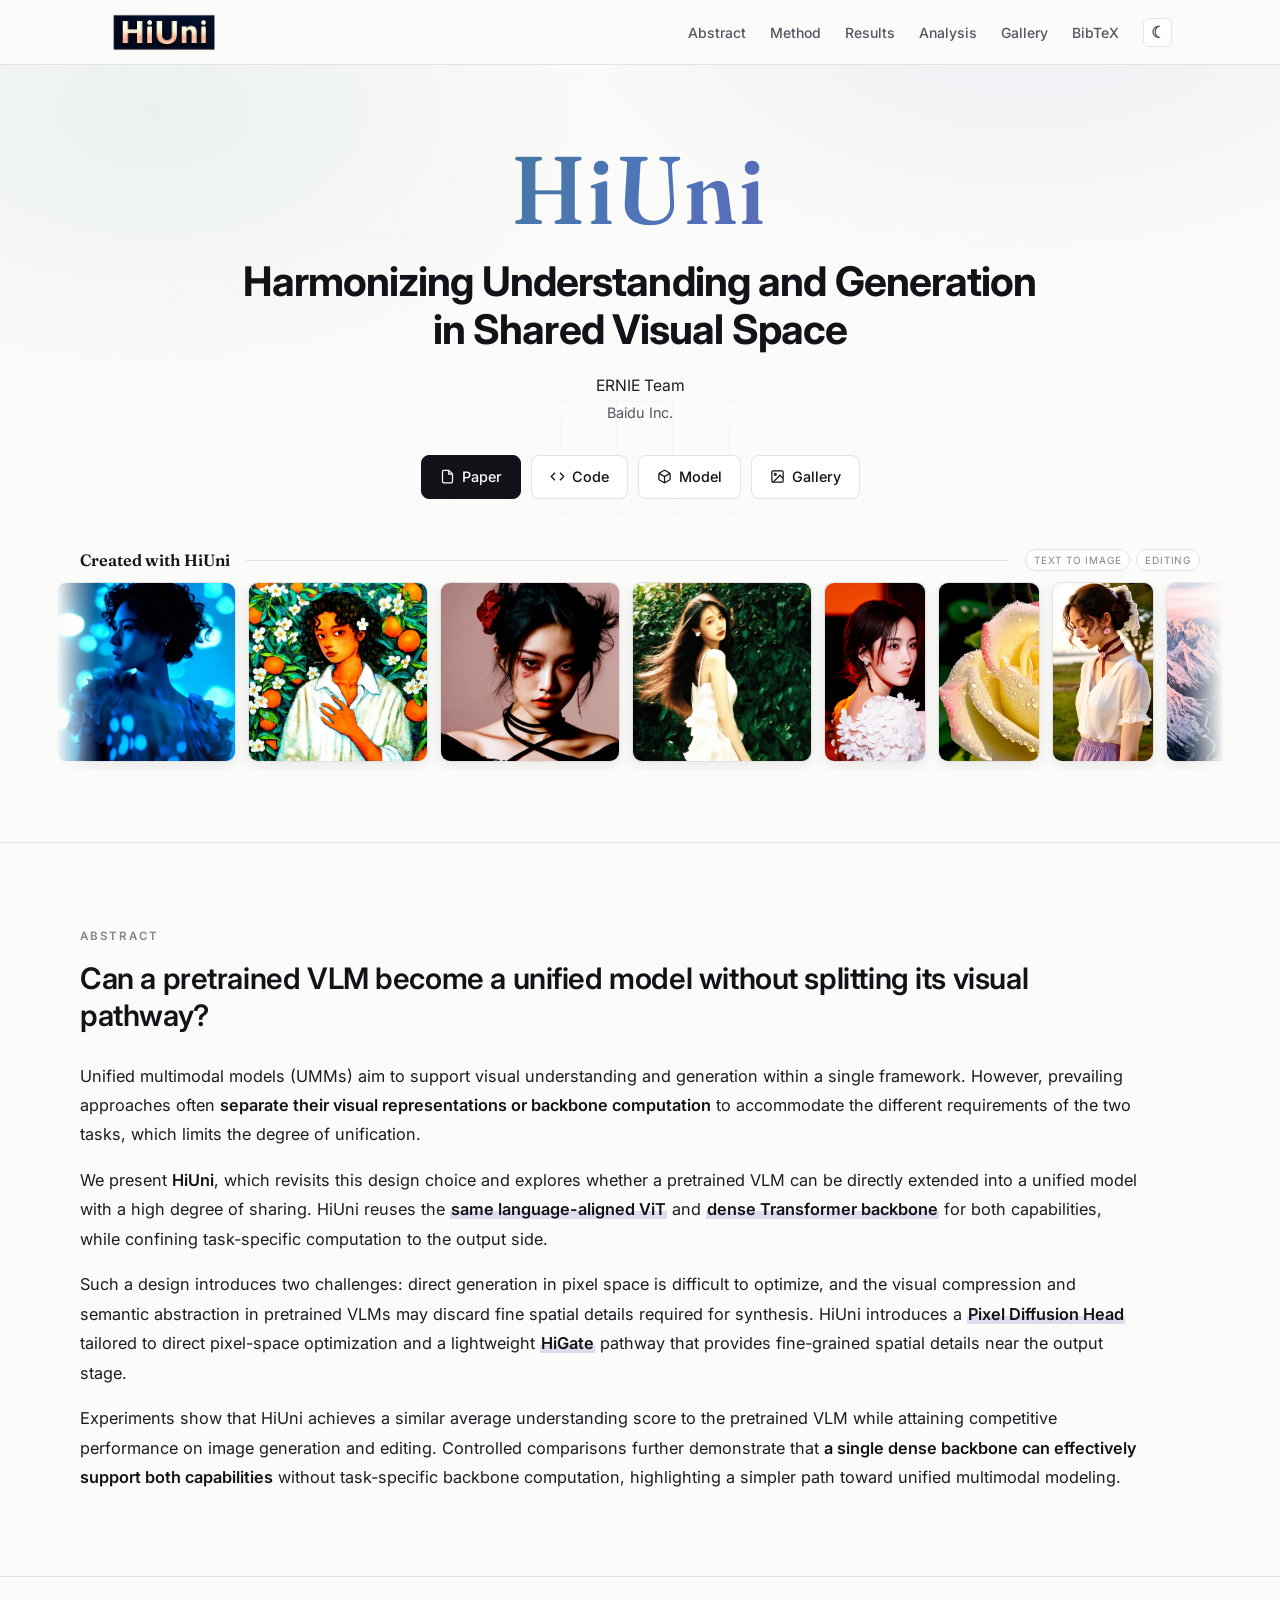
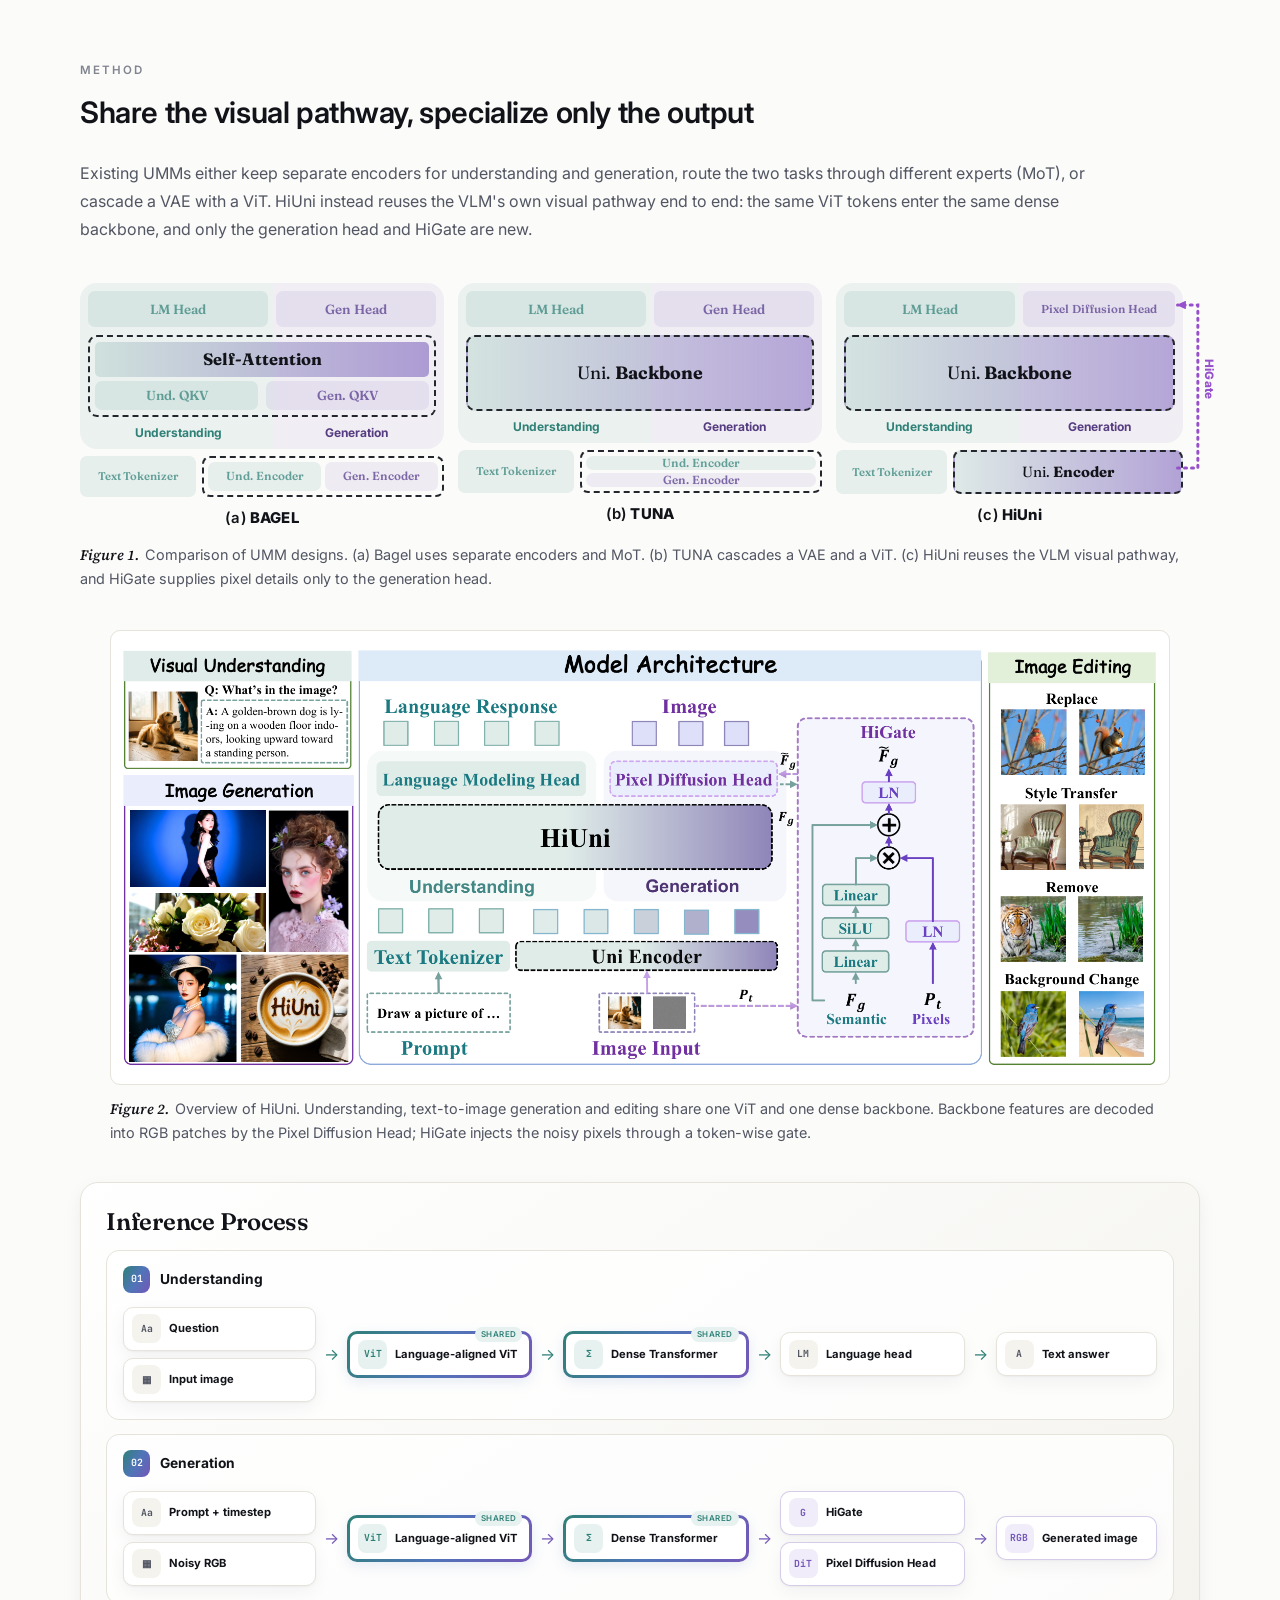
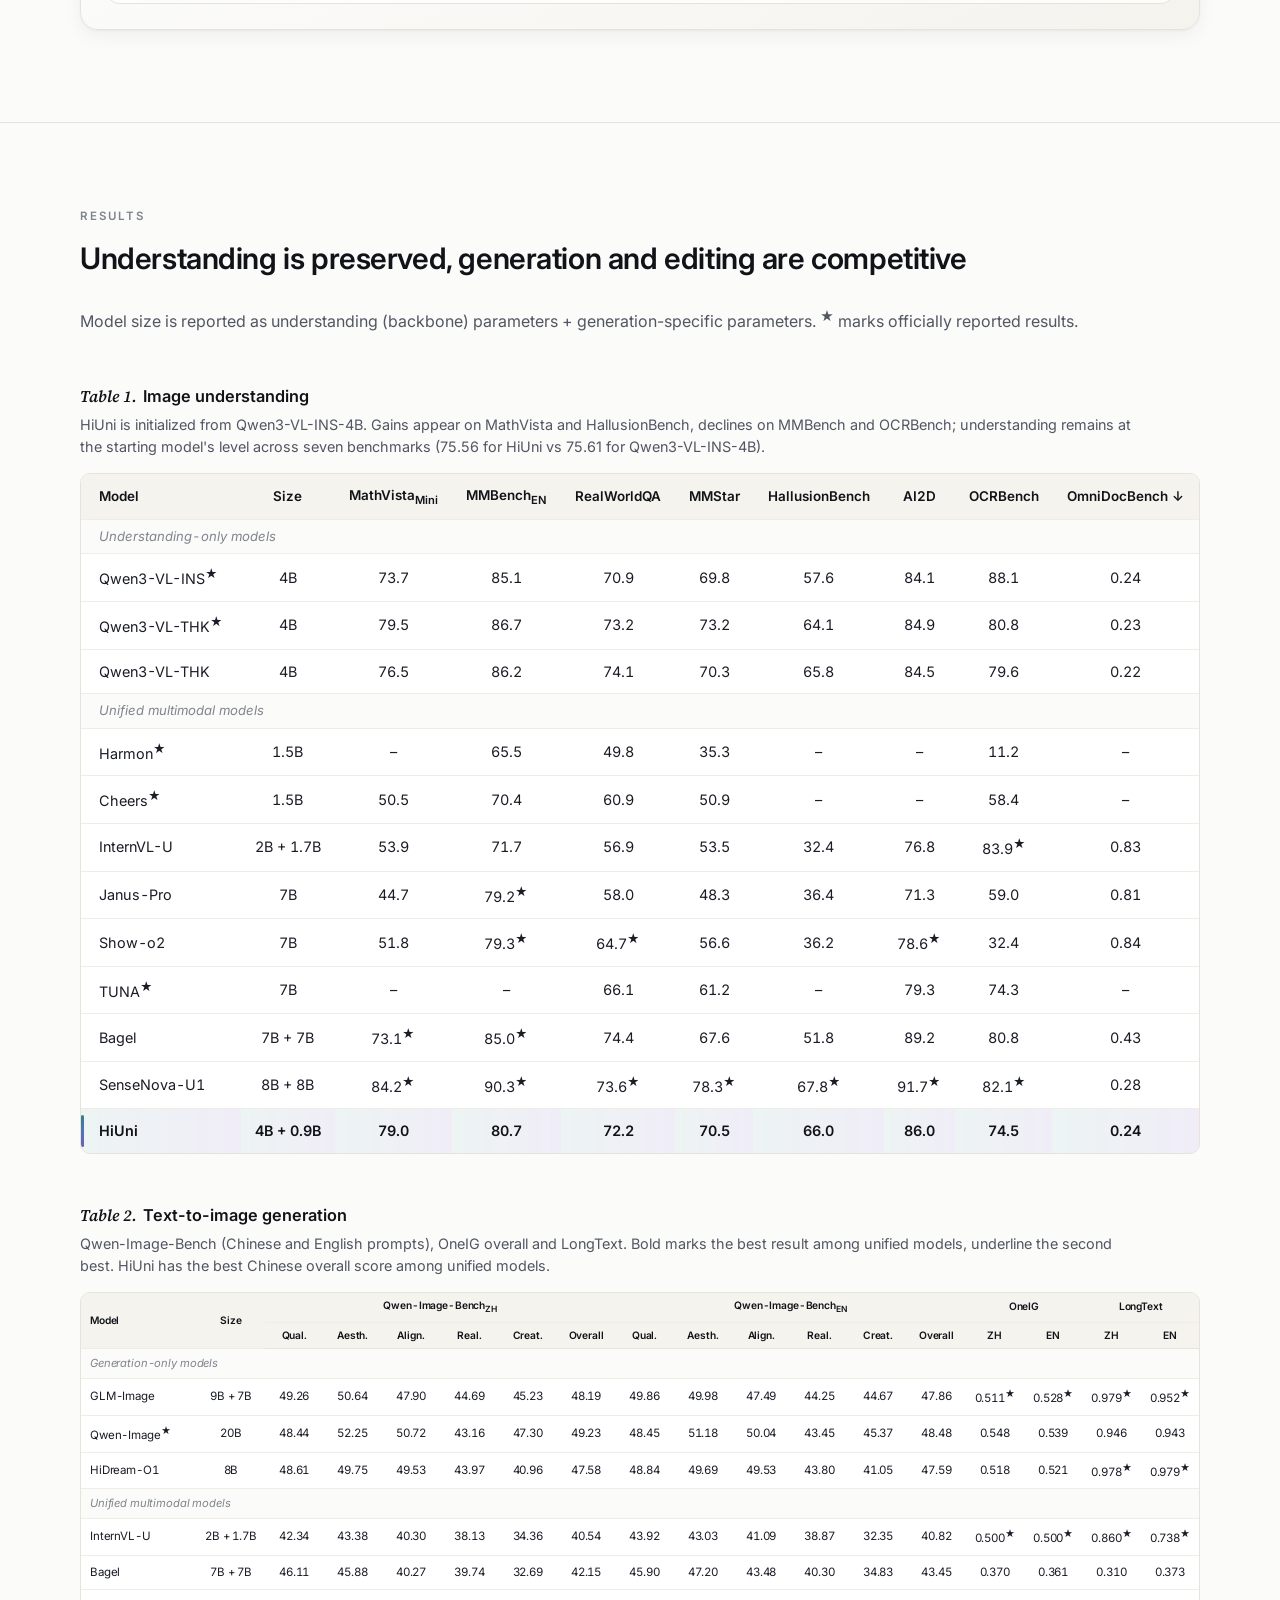
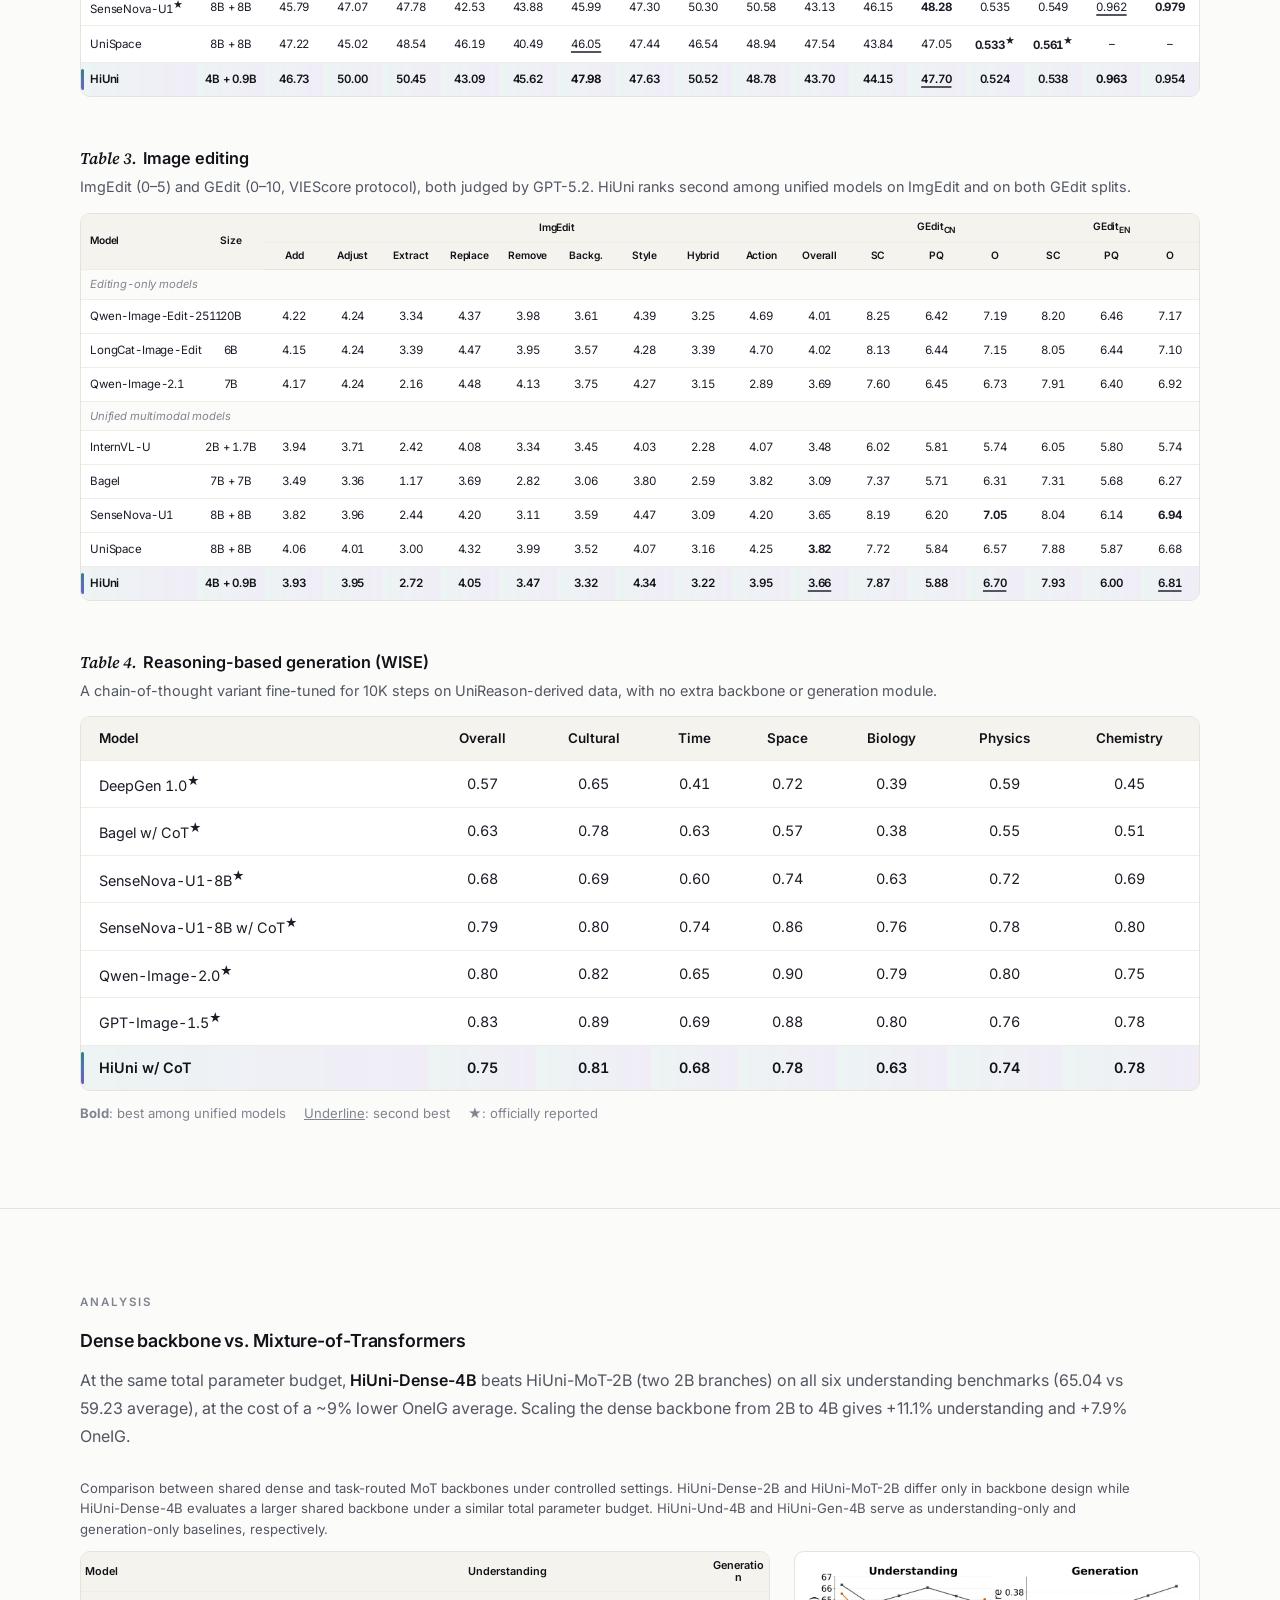
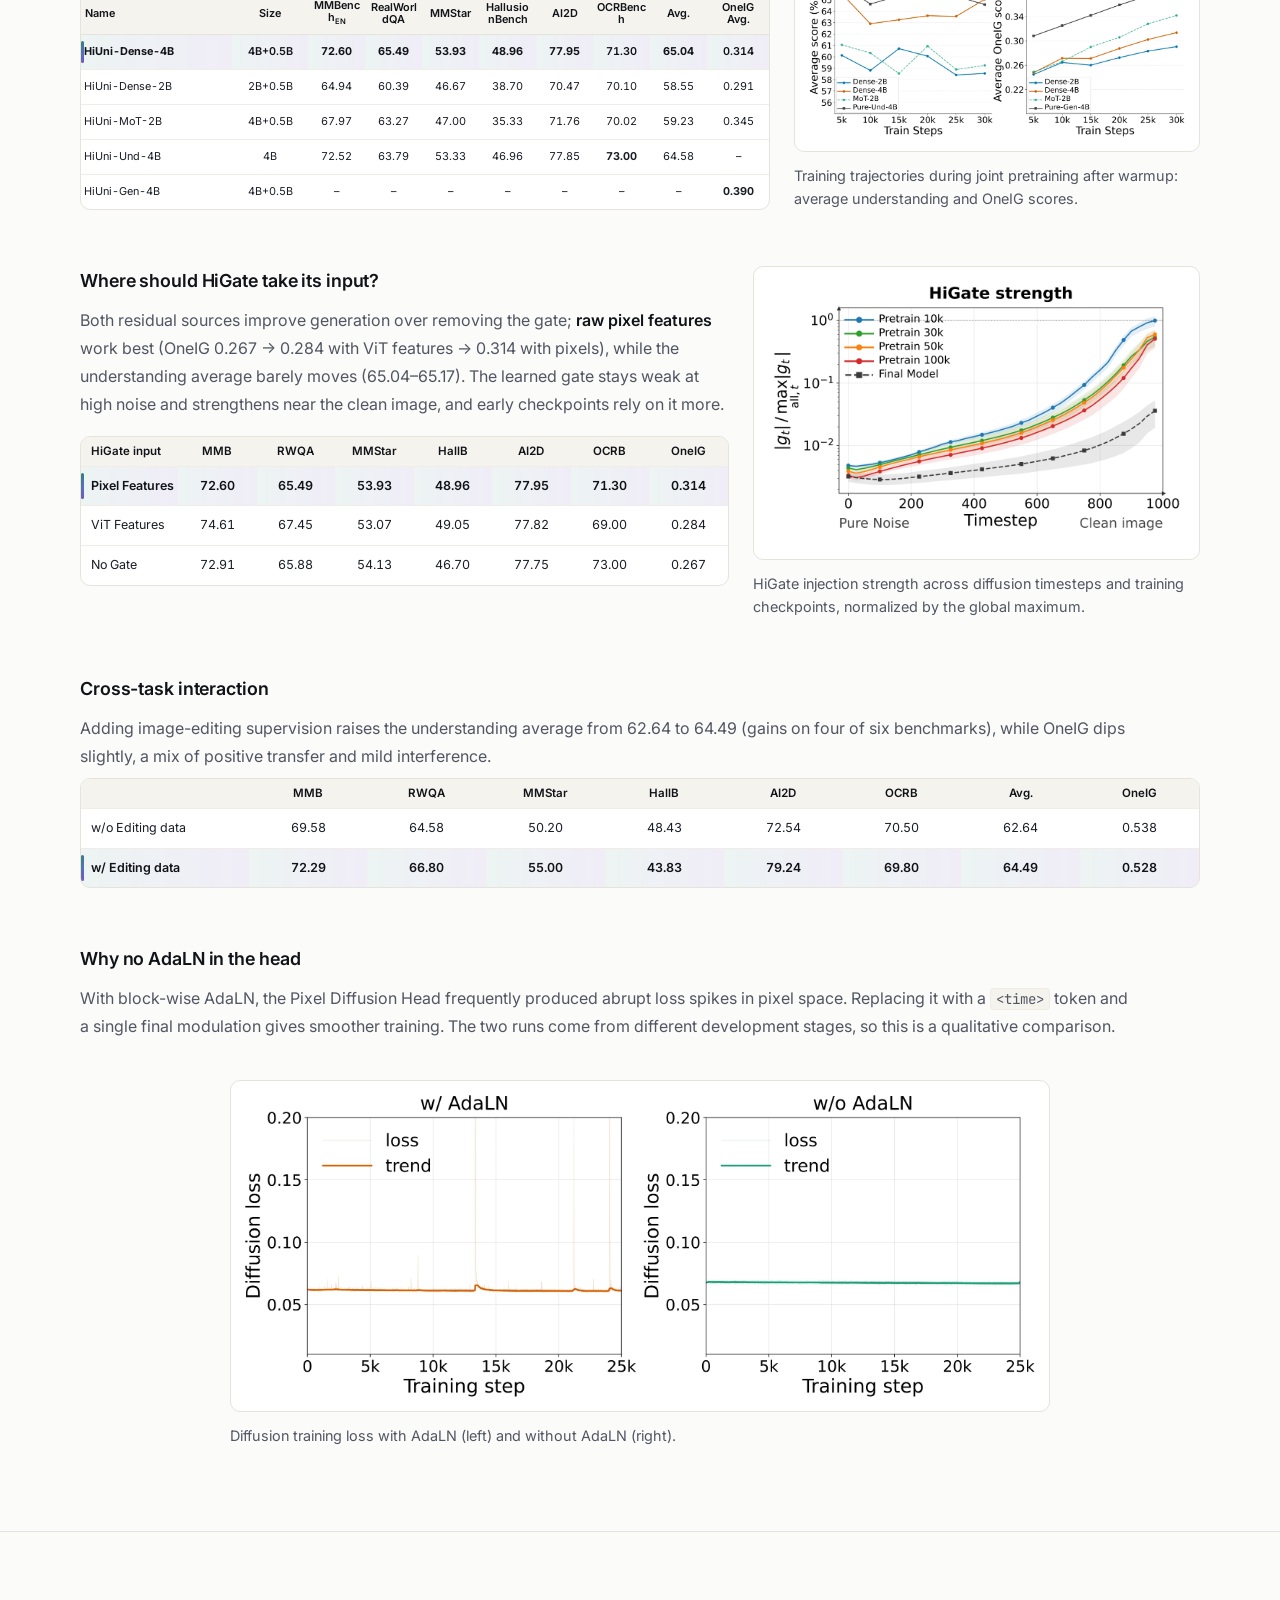
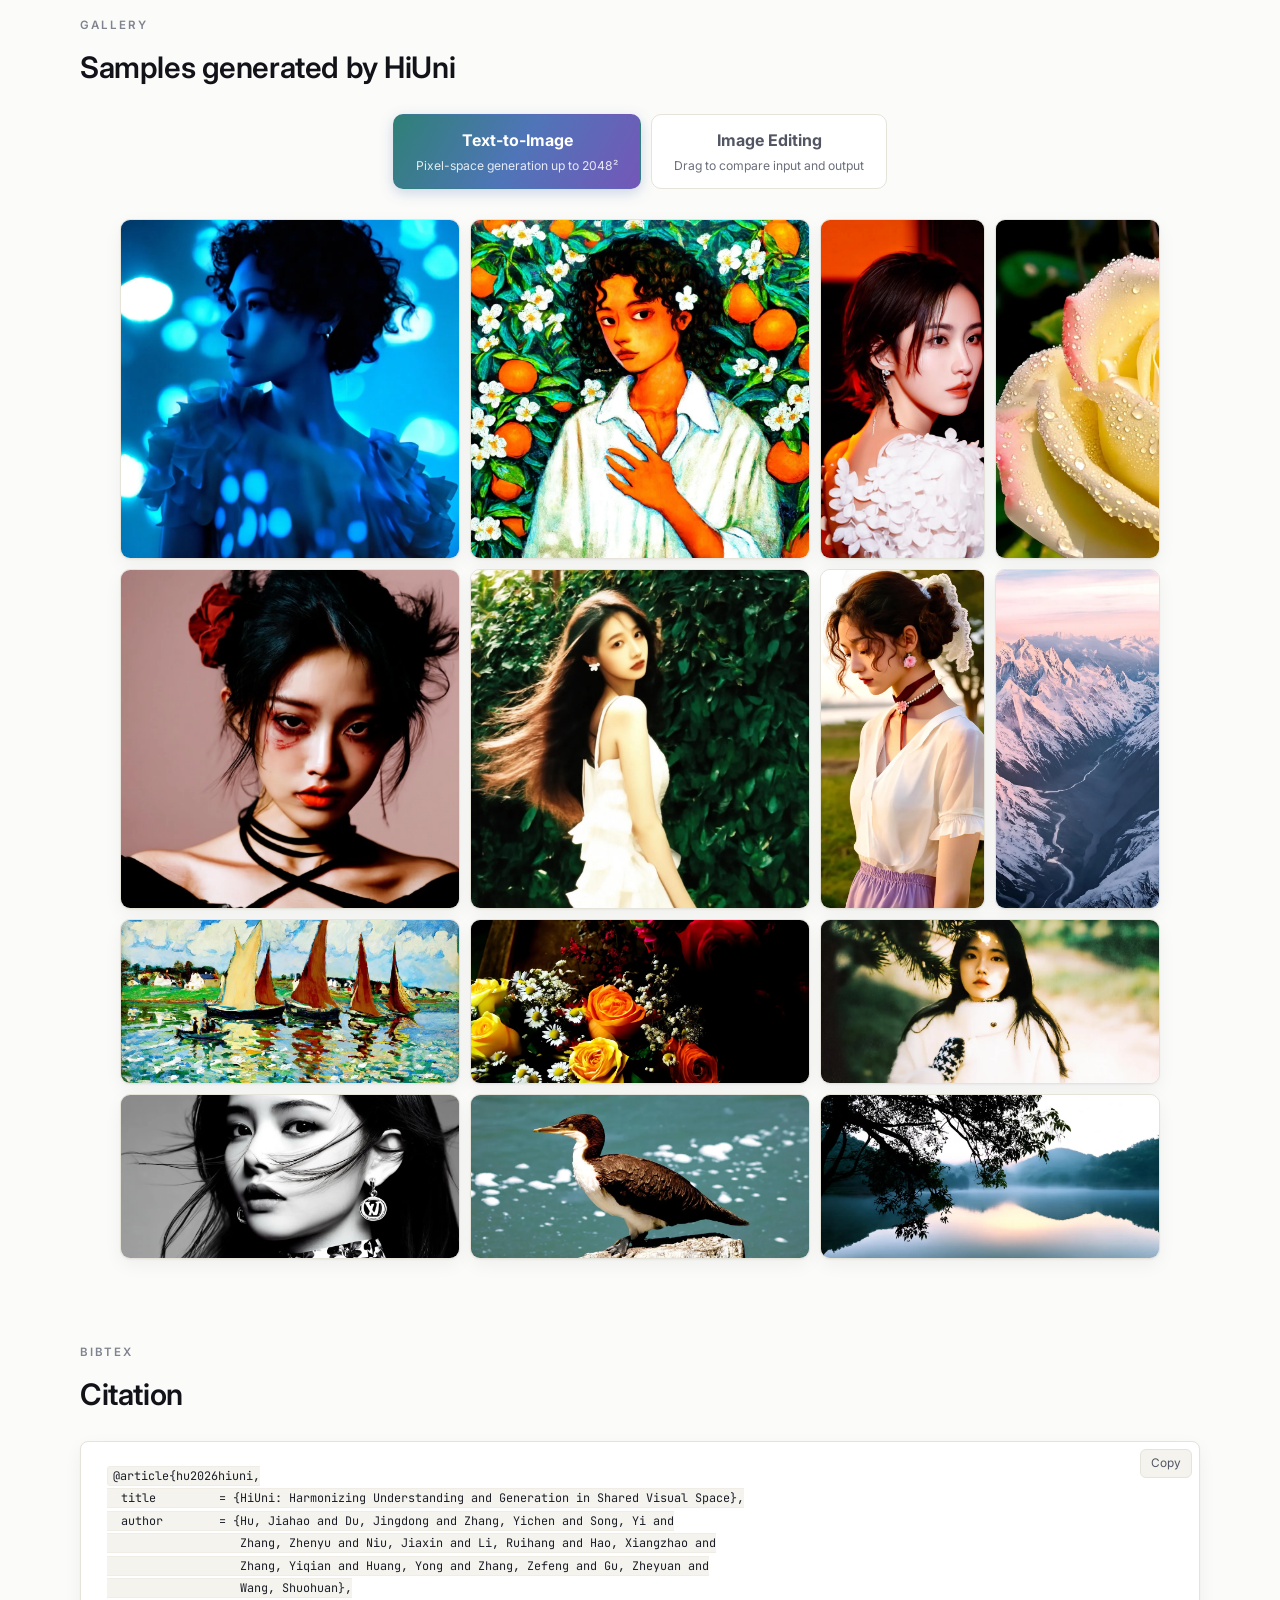
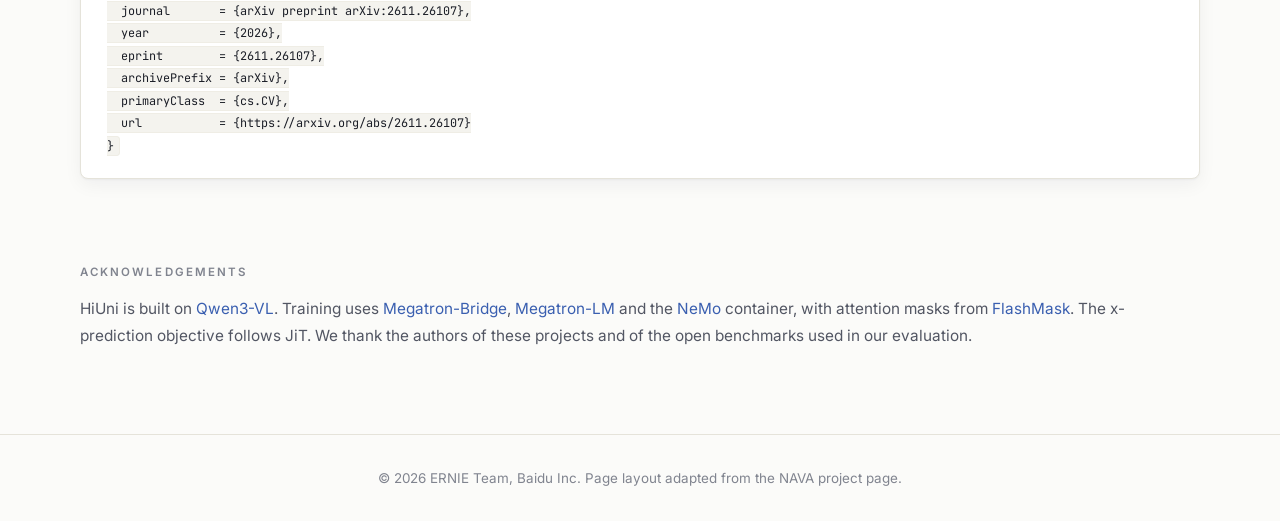
<file: docs/index.html>
<!DOCTYPE html>
<html lang="en" class="no-js">
<head>
<meta charset="UTF-8">
<meta name="viewport" content="width=device-width, initial-scale=1.0">
<meta name="color-scheme" content="light dark">
<title>HiUni · Harmonizing Understanding and Generation in Shared Visual Space</title>
<meta name="description" content="HiUni extends a pretrained VLM into a unified multimodal model: one language-aligned ViT and one dense backbone for image understanding, text-to-image generation and image editing, with a Pixel Diffusion Head and a lightweight HiGate pathway.">
<meta property="og:title" content="HiUni: Harmonizing Understanding and Generation in Shared Visual Space">
<meta property="og:description" content="One ViT, one dense backbone, pixel-space diffusion. Understanding, generation and editing in a single 4B + 0.9B model.">
<meta property="og:image" content="assets/readme/architecture.png">
<meta name="citation_title" content="HiUni: Harmonizing Understanding and Generation in Shared Visual Space">
<meta name="citation_publication_date" content="2026/11/19">
<meta name="citation_arxiv_id" content="2611.26107">
<meta name="citation_pdf_url" content="https://arxiv.org/pdf/2611.26107">
<link rel="preconnect" href="https://fonts.googleapis.com">
<link rel="preconnect" href="https://fonts.gstatic.com" crossorigin>
<!-- Fonts load without blocking render, so the page stays usable where Google Fonts is slow or blocked. -->
<link rel="stylesheet" href="https://fonts.googleapis.com/css2?family=Inter:wght@400;500;600;700&family=Fraunces:opsz,wght,SOFT@9..144,500;9..144,600&family=Source+Serif+4:ital,opsz,wght@0,8..60,400;0,8..60,600;1,8..60,400;1,8..60,600&family=JetBrains+Mono:wght@400;500&display=swap" media="print" onload="this.media='all'">
<noscript><link rel="stylesheet" href="https://fonts.googleapis.com/css2?family=Inter:wght@400;500;600;700&family=Fraunces:opsz,wght,SOFT@9..144,500;9..144,600&family=Source+Serif+4:ital,opsz,wght@0,8..60,400;0,8..60,600;1,8..60,400;1,8..60,600&family=JetBrains+Mono:wght@400;500&display=swap"></noscript>
<link rel="stylesheet" href="assets/css/style.css?v=20261120-4">
<script>document.documentElement.classList.remove('no-js');</script>
</head>
<body>
<a class="skip-link" href="#abstract">Skip to content</a>

<nav class="nav" aria-label="Primary">
  <div class="nav-inner">
    <div class="nav-identity"><a class="nav-brand" href="#top" aria-label="HiUni home"><img class="nav-brand-logo" src="assets/brand/hiuni-logo.png" alt="HiUni" width="1912" height="823"></a></div>
    <div class="nav-links">
      <a href="#abstract">Abstract</a>
      <a href="#method">Method</a>
      <a href="#results">Results</a>
      <a href="#analysis">Analysis</a>
      <a href="#gallery">Gallery</a>
      <a href="#bibtex">BibTeX</a>
      <button id="theme-toggle" class="theme-toggle" type="button" aria-label="Switch to dark mode" title="Switch to dark mode"><span class="theme-icon" aria-hidden="true">☾</span></button>
    </div>
  </div>
</nav>

<header class="hero" id="top">
  <div class="hero-inner">
    <div class="brand-mark">HiUni</div>
    <h1>Harmonizing Understanding and Generation in Shared Visual Space</h1>
    <p class="authors">ERNIE Team</p>
    <p class="affiliation">Baidu Inc.</p>
    <div class="cta">
      <a class="btn primary" href="https://arxiv.org/abs/2611.26107" target="_blank" rel="noopener noreferrer">
        <svg viewBox="0 0 24 24" fill="none" stroke="currentColor" stroke-width="2" aria-hidden="true"><path d="M14 2H6a2 2 0 0 0-2 2v16a2 2 0 0 0 2 2h12a2 2 0 0 0 2-2V8z"/><polyline points="14 2 14 8 20 8"/></svg>
        <span>Paper</span>
      </a>
      <a class="btn" href="https://github.com/ernie-research/HiUni" target="_blank" rel="noopener noreferrer">
        <svg viewBox="0 0 24 24" fill="none" stroke="currentColor" stroke-width="2" aria-hidden="true"><polyline points="16 18 22 12 16 6"/><polyline points="8 6 2 12 8 18"/></svg>
        <span>Code</span>
      </a>
      <a class="btn" href="https://huggingface.co/ernie-research/HiUni" target="_blank" rel="noopener noreferrer">
        <svg viewBox="0 0 24 24" fill="none" stroke="currentColor" stroke-width="2" aria-hidden="true"><path d="M21 16V8a2 2 0 0 0-1-1.73l-7-4a2 2 0 0 0-2 0l-7 4A2 2 0 0 0 3 8v8a2 2 0 0 0 1 1.73l7 4a2 2 0 0 0 2 0l7-4A2 2 0 0 0 21 16z"/><polyline points="3.27 6.96 12 12.01 20.73 6.96"/><line x1="12" y1="22.08" x2="12" y2="12"/></svg>
        <span>Model</span>
      </a>
      <a class="btn" href="#gallery">
        <svg viewBox="0 0 24 24" fill="none" stroke="currentColor" stroke-width="2" aria-hidden="true"><rect x="3" y="3" width="18" height="18" rx="2"/><circle cx="8.5" cy="8.5" r="1.5"/><polyline points="21 15 16 10 5 21"/></svg>
        <span>Gallery</span>
      </a>
    </div>
  </div>
  <div class="showcase" aria-label="HiUni showcase">
    <div class="showcase-head">
      <span class="showcase-kicker">Created with HiUni</span>
      <span class="showcase-line"></span>
      <span class="showcase-caption"><span>Text to image</span><span>Editing</span></span>
    </div>
    <div class="marquee" aria-hidden="true"><div class="marquee-track" id="marquee-track"></div></div>
  </div>
</header>

<main>
<section id="abstract">
  <div class="container reveal">
    <div class="section-tag">Abstract</div>
    <h2 class="section-title">Can a pretrained VLM become a unified model without splitting its visual pathway?</h2>
    <div class="abstract">
      <p>Unified multimodal models (UMMs) aim to support visual understanding and generation within a single framework. However, prevailing approaches often <b>separate their visual representations or backbone computation</b> to accommodate the different requirements of the two tasks, which limits the degree of unification.</p>
      <p>We present <b>HiUni</b>, which revisits this design choice and explores whether a pretrained VLM can be directly extended into a unified model with a high degree of sharing. HiUni reuses the <span class="kw">same language-aligned ViT</span> and <span class="kw">dense Transformer backbone</span> for both capabilities, while confining task-specific computation to the output side.</p>
      <p>Such a design introduces two challenges: direct generation in pixel space is difficult to optimize, and the visual compression and semantic abstraction in pretrained VLMs may discard fine spatial details required for synthesis. HiUni introduces a <span class="kw">Pixel Diffusion Head</span> tailored to direct pixel-space optimization and a lightweight <span class="kw">HiGate</span> pathway that provides fine-grained spatial details near the output stage.</p>
      <p>Experiments show that HiUni achieves a similar average understanding score to the pretrained VLM while attaining competitive performance on image generation and editing. Controlled comparisons further demonstrate that <b>a single dense backbone can effectively support both capabilities</b> without task-specific backbone computation, highlighting a simpler path toward unified multimodal modeling.</p>
    </div>
  </div>
</section>

<section id="method">
  <div class="container reveal">
    <div class="section-tag">Method</div>
    <h2 class="section-title">Share the visual pathway, specialize only the output</h2>
    <p class="lead">Existing UMMs either keep separate encoders for understanding and generation, route the two tasks through different experts (MoT), or cascade a VAE with a ViT. HiUni instead reuses the VLM's own visual pathway end to end: the same ViT tokens enter the same dense backbone, and only the generation head and HiGate are new.</p>

    <figure class="figure design-comparison">
      <div class="designs-diagram" role="img" aria-label="Comparison of BAGEL, TUNA and HiUni unified multimodal architectures">
        <article class="design-panel design-bagel">
          <div class="design-stage">
            <div class="design-heads">
              <div class="design-module design-und">LM Head</div>
              <div class="design-module design-gen">Gen Head</div>
            </div>
            <div class="design-backbone design-dashed">
              <div class="design-attention">Self-Attention</div>
              <div class="design-qkv"><span class="design-und">Und. QKV</span><span class="design-gen">Gen. QKV</span></div>
            </div>
            <div class="design-task-labels"><span>Understanding</span><span>Generation</span></div>
          </div>
          <div class="design-input-row">
            <div class="design-module design-und">Text Tokenizer</div>
            <div class="design-encoder-pair design-dashed"><span class="design-und">Und. Encoder</span><span class="design-gen">Gen. Encoder</span></div>
          </div>
          <h4><span>(a)</span> BAGEL</h4>
        </article>

        <article class="design-panel design-tuna">
          <div class="design-stage">
            <div class="design-heads">
              <div class="design-module design-und">LM Head</div>
              <div class="design-module design-gen">Gen Head</div>
            </div>
            <div class="design-backbone design-unified design-dashed">Uni. <b>Backbone</b></div>
            <div class="design-task-labels"><span>Understanding</span><span>Generation</span></div>
          </div>
          <div class="design-input-row">
            <div class="design-module design-und">Text Tokenizer</div>
            <div class="design-encoder-stack design-dashed"><span class="design-und">Und. Encoder</span><span class="design-gen">Gen. Encoder</span></div>
          </div>
          <h4><span>(b)</span> TUNA</h4>
        </article>

        <article class="design-panel design-hiuni">
          <svg class="design-higate-route" viewBox="0 0 340 215" preserveAspectRatio="none" aria-hidden="true">
              <defs><marker id="design-higate-arrow" markerWidth="3" markerHeight="3" refX="2.7" refY="1.5" orient="auto"><path d="M0,0 L3,1.5 L0,3 Z"></path></marker></defs>
              <path d="M319 185 H338 V22 H319"></path>
          </svg>
          <span class="design-higate-label">HiGate</span>
          <div class="design-stage">
            <div class="design-heads">
              <div class="design-module design-und">LM Head</div>
              <div class="design-module design-gen design-pixel-head">Pixel Diffusion Head</div>
            </div>
            <div class="design-backbone design-unified design-dashed">Uni. <b>Backbone</b></div>
            <div class="design-task-labels"><span>Understanding</span><span>Generation</span></div>
          </div>
          <div class="design-input-row">
            <div class="design-module design-und">Text Tokenizer</div>
            <div class="design-uni-encoder design-dashed">Uni. <b>Encoder</b></div>
          </div>
          <h4><span>(c)</span> HiUni</h4>
        </article>
      </div>
      <figcaption class="figcaption"><span class="num">Figure 1.</span><span>Comparison of UMM designs. (a) Bagel uses separate encoders and MoT. (b) TUNA cascades a VAE and a ViT. (c) HiUni reuses the VLM visual pathway, and HiGate supplies pixel details only to the generation head.</span></figcaption>
    </figure>
    <figure class="figure">
      <img src="assets/readme/architecture.png" alt="HiUni model architecture: shared ViT and dense backbone, Pixel Diffusion Head and HiGate" loading="lazy" width="2023" height="840">
      <figcaption class="figcaption"><span class="num">Figure 2.</span><span>Overview of HiUni. Understanding, text-to-image generation and editing share one ViT and one dense backbone. Backbone features are decoded into RGB patches by the Pixel Diffusion Head; HiGate injects the noisy pixels through a token-wise gate.</span></figcaption>
    </figure>
    <div class="arch-explorer">
      <div class="arch-head">
        <div class="arch-eyebrow">Inference Process</div>
      </div>
      <div class="arch-stack">
        <figure class="arch-figure arch-understanding">
          <figcaption><span class="arch-figure-index">01</span><strong>Understanding</strong></figcaption>
          <div class="arch-flow">
            <div class="arch-inputs"><div class="arch-node"><span class="arch-icon">Aa</span><strong>Question</strong></div><div class="arch-node"><span class="arch-icon">▦</span><strong>Input image</strong></div></div>
            <span class="arch-arrow">→</span>
            <div class="arch-node is-shared"><span class="arch-icon">ViT</span><strong>Language-aligned ViT</strong><em>Shared</em></div>
            <span class="arch-arrow">→</span>
            <div class="arch-node is-shared arch-backbone"><span class="arch-icon">Σ</span><strong>Dense Transformer</strong><em>Shared</em></div>
            <span class="arch-arrow">→</span>
            <div class="arch-node"><span class="arch-icon">LM</span><strong>Language head</strong></div>
            <span class="arch-arrow">→</span>
            <div class="arch-node arch-output"><span class="arch-icon">A</span><strong>Text answer</strong></div>
          </div>
        </figure>
        <figure class="arch-figure arch-generation">
          <figcaption><span class="arch-figure-index">02</span><strong>Generation</strong></figcaption>
          <div class="arch-flow">
            <div class="arch-inputs"><div class="arch-node"><span class="arch-icon">Aa</span><strong>Prompt + timestep</strong></div><div class="arch-node"><span class="arch-icon">▦</span><strong>Noisy RGB</strong></div></div>
            <span class="arch-arrow">→</span>
            <div class="arch-node is-shared"><span class="arch-icon">ViT</span><strong>Language-aligned ViT</strong><em>Shared</em></div>
            <span class="arch-arrow">→</span>
            <div class="arch-node is-shared arch-backbone"><span class="arch-icon">Σ</span><strong>Dense Transformer</strong><em>Shared</em></div>
            <span class="arch-arrow">→</span>
            <div class="arch-output-stack"><div class="arch-node is-specific"><span class="arch-icon">G</span><strong>HiGate</strong></div><div class="arch-node is-specific"><span class="arch-icon">DiT</span><strong>Pixel Diffusion Head</strong></div></div>
            <span class="arch-arrow">→</span>
            <div class="arch-node is-specific arch-output"><span class="arch-icon">RGB</span><strong>Generated image</strong></div>
          </div>
        </figure>
      </div>
    </div>
  </div>
</section>
<section id="results">
  <div class="container reveal">
    <div class="section-tag">Results</div>
    <h2 class="section-title">Understanding is preserved, generation and editing are competitive</h2>
    <p class="lead">Model size is reported as understanding (backbone) parameters + generation-specific parameters. <sup>★</sup> marks officially reported results.</p>

    <div class="tbl-title"><span class="num">Table 1.</span><span>Image understanding</span></div>
    <p class="tbl-sub">HiUni is initialized from Qwen3-VL-INS-4B. Gains appear on MathVista and HallusionBench, declines on MMBench and OCRBench; understanding remains at the starting model's level across seven benchmarks (75.56 for HiUni vs 75.61 for Qwen3-VL-INS-4B).</p>
    <div class="tbl-wrap"><table>
      <thead><tr><th class="l">Model</th><th>Size</th><th>MathVista<sub>Mini</sub></th><th>MMBench<sub>EN</sub></th><th>RealWorldQA</th><th>MMStar</th><th>HallusionBench</th><th>AI2D</th><th>OCRBench</th><th>OmniDocBench ↓</th></tr></thead>
      <tbody>
        <tr class="group"><td colspan="10">Understanding-only models</td></tr>
        <tr><td class="l">Qwen3-VL-INS<sup>★</sup></td><td>4B</td><td>73.7</td><td>85.1</td><td>70.9</td><td>69.8</td><td>57.6</td><td>84.1</td><td>88.1</td><td>0.24</td></tr>
        <tr><td class="l">Qwen3-VL-THK<sup>★</sup></td><td>4B</td><td>79.5</td><td>86.7</td><td>73.2</td><td>73.2</td><td>64.1</td><td>84.9</td><td>80.8</td><td>0.23</td></tr>
        <tr><td class="l">Qwen3-VL-THK</td><td>4B</td><td>76.5</td><td>86.2</td><td>74.1</td><td>70.3</td><td>65.8</td><td>84.5</td><td>79.6</td><td>0.22</td></tr>
        <tr class="group"><td colspan="10">Unified multimodal models</td></tr>
        <tr><td class="l">Harmon<sup>★</sup></td><td>1.5B</td><td>–</td><td>65.5</td><td>49.8</td><td>35.3</td><td>–</td><td>–</td><td>11.2</td><td>–</td></tr>
        <tr><td class="l">Cheers<sup>★</sup></td><td>1.5B</td><td>50.5</td><td>70.4</td><td>60.9</td><td>50.9</td><td>–</td><td>–</td><td>58.4</td><td>–</td></tr>
        <tr><td class="l">InternVL-U</td><td>2B + 1.7B</td><td>53.9</td><td>71.7</td><td>56.9</td><td>53.5</td><td>32.4</td><td>76.8</td><td>83.9<sup>★</sup></td><td>0.83</td></tr>
        <tr><td class="l">Janus-Pro</td><td>7B</td><td>44.7</td><td>79.2<sup>★</sup></td><td>58.0</td><td>48.3</td><td>36.4</td><td>71.3</td><td>59.0</td><td>0.81</td></tr>
        <tr><td class="l">Show-o2</td><td>7B</td><td>51.8</td><td>79.3<sup>★</sup></td><td>64.7<sup>★</sup></td><td>56.6</td><td>36.2</td><td>78.6<sup>★</sup></td><td>32.4</td><td>0.84</td></tr>
        <tr><td class="l">TUNA<sup>★</sup></td><td>7B</td><td>–</td><td>–</td><td>66.1</td><td>61.2</td><td>–</td><td>79.3</td><td>74.3</td><td>–</td></tr>
        <tr><td class="l">Bagel</td><td>7B + 7B</td><td>73.1<sup>★</sup></td><td>85.0<sup>★</sup></td><td>74.4</td><td>67.6</td><td>51.8</td><td>89.2</td><td>80.8</td><td>0.43</td></tr>
        <tr><td class="l">SenseNova-U1</td><td>8B + 8B</td><td>84.2<sup>★</sup></td><td>90.3<sup>★</sup></td><td>73.6<sup>★</sup></td><td>78.3<sup>★</sup></td><td>67.8<sup>★</sup></td><td>91.7<sup>★</sup></td><td>82.1<sup>★</sup></td><td>0.28</td></tr>
        <tr class="ours"><td class="l">HiUni</td><td>4B + 0.9B</td><td>79.0</td><td>80.7</td><td>72.2</td><td>70.5</td><td>66.0</td><td>86.0</td><td>74.5</td><td>0.24</td></tr>
      </tbody>
    </table></div>
    <div class="tbl-title"><span class="num">Table 2.</span><span>Text-to-image generation</span></div>
    <p class="tbl-sub">Qwen-Image-Bench (Chinese and English prompts), OneIG overall and LongText. Bold marks the best result among unified models, underline the second best. HiUni has the best Chinese overall score among unified models.</p>
    <div class="tbl-wrap tbl-wide"><table>
      <thead>
        <tr><th class="l" rowspan="2">Model</th><th rowspan="2">Size</th><th colspan="6">Qwen-Image-Bench<sub>ZH</sub></th><th colspan="6">Qwen-Image-Bench<sub>EN</sub></th><th colspan="2">OneIG</th><th colspan="2">LongText</th></tr>
        <tr><th>Qual.</th><th>Aesth.</th><th>Align.</th><th>Real.</th><th>Creat.</th><th>Overall</th><th>Qual.</th><th>Aesth.</th><th>Align.</th><th>Real.</th><th>Creat.</th><th>Overall</th><th>ZH</th><th>EN</th><th>ZH</th><th>EN</th></tr>
      </thead>
      <tbody>
        <tr class="group"><td colspan="18">Generation-only models</td></tr>
        <tr><td class="l">GLM-Image</td><td>9B + 7B</td><td>49.26</td><td>50.64</td><td>47.90</td><td>44.69</td><td>45.23</td><td>48.19</td><td>49.86</td><td>49.98</td><td>47.49</td><td>44.25</td><td>44.67</td><td>47.86</td><td>0.511<sup>★</sup></td><td>0.528<sup>★</sup></td><td>0.979<sup>★</sup></td><td>0.952<sup>★</sup></td></tr>
        <tr><td class="l">Qwen-Image<sup>★</sup></td><td>20B</td><td>48.44</td><td>52.25</td><td>50.72</td><td>43.16</td><td>47.30</td><td>49.23</td><td>48.45</td><td>51.18</td><td>50.04</td><td>43.45</td><td>45.37</td><td>48.48</td><td>0.548</td><td>0.539</td><td>0.946</td><td>0.943</td></tr>
        <tr><td class="l">HiDream-O1</td><td>8B</td><td>48.61</td><td>49.75</td><td>49.53</td><td>43.97</td><td>40.96</td><td>47.58</td><td>48.84</td><td>49.69</td><td>49.53</td><td>43.80</td><td>41.05</td><td>47.59</td><td>0.518</td><td>0.521</td><td>0.978<sup>★</sup></td><td>0.979<sup>★</sup></td></tr>
        <tr class="group"><td colspan="18">Unified multimodal models</td></tr>
        <tr><td class="l">InternVL-U</td><td>2B + 1.7B</td><td>42.34</td><td>43.38</td><td>40.30</td><td>38.13</td><td>34.36</td><td>40.54</td><td>43.92</td><td>43.03</td><td>41.09</td><td>38.87</td><td>32.35</td><td>40.82</td><td>0.500<sup>★</sup></td><td>0.500<sup>★</sup></td><td>0.860<sup>★</sup></td><td>0.738<sup>★</sup></td></tr>
        <tr><td class="l">Bagel</td><td>7B + 7B</td><td>46.11</td><td>45.88</td><td>40.27</td><td>39.74</td><td>32.69</td><td>42.15</td><td>45.90</td><td>47.20</td><td>43.48</td><td>40.30</td><td>34.83</td><td>43.45</td><td>0.370</td><td>0.361</td><td>0.310</td><td>0.373</td></tr>
        <tr><td class="l">SenseNova-U1<sup>★</sup></td><td>8B + 8B</td><td>45.79</td><td>47.07</td><td>47.78</td><td>42.53</td><td>43.88</td><td>45.99</td><td>47.30</td><td>50.30</td><td>50.58</td><td>43.13</td><td>46.15</td><td><b>48.28</b></td><td>0.535</td><td>0.549</td><td><u>0.962</u></td><td><b>0.979</b></td></tr>
        <tr><td class="l">UniSpace</td><td>8B + 8B</td><td>47.22</td><td>45.02</td><td>48.54</td><td>46.19</td><td>40.49</td><td><u>46.05</u></td><td>47.44</td><td>46.54</td><td>48.94</td><td>47.54</td><td>43.84</td><td>47.05</td><td><b>0.533</b><sup>★</sup></td><td><b>0.561</b><sup>★</sup></td><td>–</td><td>–</td></tr>
        <tr class="ours"><td class="l">HiUni</td><td>4B + 0.9B</td><td>46.73</td><td>50.00</td><td>50.45</td><td>43.09</td><td>45.62</td><td><b>47.98</b></td><td>47.63</td><td>50.52</td><td>48.78</td><td>43.70</td><td>44.15</td><td><u>47.70</u></td><td>0.524</td><td>0.538</td><td><b>0.963</b></td><td>0.954</td></tr>
      </tbody>
    </table></div>
    <div class="tbl-title"><span class="num">Table 3.</span><span>Image editing</span></div>
    <p class="tbl-sub">ImgEdit (0–5) and GEdit (0–10, VIEScore protocol), both judged by GPT-5.2. HiUni ranks second among unified models on ImgEdit and on both GEdit splits.</p>
    <div class="tbl-wrap tbl-wide"><table>
      <thead>
        <tr><th class="l" rowspan="2">Model</th><th rowspan="2">Size</th><th colspan="10">ImgEdit</th><th colspan="3">GEdit<sub>CN</sub></th><th colspan="3">GEdit<sub>EN</sub></th></tr>
        <tr><th>Add</th><th>Adjust</th><th>Extract</th><th>Replace</th><th>Remove</th><th>Backg.</th><th>Style</th><th>Hybrid</th><th>Action</th><th>Overall</th><th>SC</th><th>PQ</th><th>O</th><th>SC</th><th>PQ</th><th>O</th></tr>
      </thead>
      <tbody>
        <tr class="group"><td colspan="18">Editing-only models</td></tr>
        <tr><td class="l">Qwen-Image-Edit-2511</td><td>20B</td><td>4.22</td><td>4.24</td><td>3.34</td><td>4.37</td><td>3.98</td><td>3.61</td><td>4.39</td><td>3.25</td><td>4.69</td><td>4.01</td><td>8.25</td><td>6.42</td><td>7.19</td><td>8.20</td><td>6.46</td><td>7.17</td></tr>
        <tr><td class="l">LongCat-Image-Edit</td><td>6B</td><td>4.15</td><td>4.24</td><td>3.39</td><td>4.47</td><td>3.95</td><td>3.57</td><td>4.28</td><td>3.39</td><td>4.70</td><td>4.02</td><td>8.13</td><td>6.44</td><td>7.15</td><td>8.05</td><td>6.44</td><td>7.10</td></tr>
        <tr><td class="l">Qwen-Image-2.1</td><td>7B</td><td>4.17</td><td>4.24</td><td>2.16</td><td>4.48</td><td>4.13</td><td>3.75</td><td>4.27</td><td>3.15</td><td>2.89</td><td>3.69</td><td>7.60</td><td>6.45</td><td>6.73</td><td>7.91</td><td>6.40</td><td>6.92</td></tr>
        <tr class="group"><td colspan="18">Unified multimodal models</td></tr>
        <tr><td class="l">InternVL-U</td><td>2B + 1.7B</td><td>3.94</td><td>3.71</td><td>2.42</td><td>4.08</td><td>3.34</td><td>3.45</td><td>4.03</td><td>2.28</td><td>4.07</td><td>3.48</td><td>6.02</td><td>5.81</td><td>5.74</td><td>6.05</td><td>5.80</td><td>5.74</td></tr>
        <tr><td class="l">Bagel</td><td>7B + 7B</td><td>3.49</td><td>3.36</td><td>1.17</td><td>3.69</td><td>2.82</td><td>3.06</td><td>3.80</td><td>2.59</td><td>3.82</td><td>3.09</td><td>7.37</td><td>5.71</td><td>6.31</td><td>7.31</td><td>5.68</td><td>6.27</td></tr>
        <tr><td class="l">SenseNova-U1</td><td>8B + 8B</td><td>3.82</td><td>3.96</td><td>2.44</td><td>4.20</td><td>3.11</td><td>3.59</td><td>4.47</td><td>3.09</td><td>4.20</td><td>3.65</td><td>8.19</td><td>6.20</td><td><b>7.05</b></td><td>8.04</td><td>6.14</td><td><b>6.94</b></td></tr>
        <tr><td class="l">UniSpace</td><td>8B + 8B</td><td>4.06</td><td>4.01</td><td>3.00</td><td>4.32</td><td>3.99</td><td>3.52</td><td>4.07</td><td>3.16</td><td>4.25</td><td><b>3.82</b></td><td>7.72</td><td>5.84</td><td>6.57</td><td>7.88</td><td>5.87</td><td>6.68</td></tr>
        <tr class="ours"><td class="l">HiUni</td><td>4B + 0.9B</td><td>3.93</td><td>3.95</td><td>2.72</td><td>4.05</td><td>3.47</td><td>3.32</td><td>4.34</td><td>3.22</td><td>3.95</td><td><u>3.66</u></td><td>7.87</td><td>5.88</td><td><u>6.70</u></td><td>7.93</td><td>6.00</td><td><u>6.81</u></td></tr>
      </tbody>
    </table></div>
    <div class="tbl-title"><span class="num">Table 4.</span><span>Reasoning-based generation (WISE)</span></div>
    <p class="tbl-sub">A chain-of-thought variant fine-tuned for 10K steps on UniReason-derived data, with no extra backbone or generation module.</p>
    <div class="tbl-wrap"><table>
      <thead><tr><th class="l">Model</th><th>Overall</th><th>Cultural</th><th>Time</th><th>Space</th><th>Biology</th><th>Physics</th><th>Chemistry</th></tr></thead>
      <tbody>
        <tr><td class="l">DeepGen 1.0<sup>★</sup></td><td>0.57</td><td>0.65</td><td>0.41</td><td>0.72</td><td>0.39</td><td>0.59</td><td>0.45</td></tr>
        <tr><td class="l">Bagel w/ CoT<sup>★</sup></td><td>0.63</td><td>0.78</td><td>0.63</td><td>0.57</td><td>0.38</td><td>0.55</td><td>0.51</td></tr>
        <tr><td class="l">SenseNova-U1-8B<sup>★</sup></td><td>0.68</td><td>0.69</td><td>0.60</td><td>0.74</td><td>0.63</td><td>0.72</td><td>0.69</td></tr>
        <tr><td class="l">SenseNova-U1-8B w/ CoT<sup>★</sup></td><td>0.79</td><td>0.80</td><td>0.74</td><td>0.86</td><td>0.76</td><td>0.78</td><td>0.80</td></tr>
        <tr><td class="l">Qwen-Image-2.0<sup>★</sup></td><td>0.80</td><td>0.82</td><td>0.65</td><td>0.90</td><td>0.79</td><td>0.80</td><td>0.75</td></tr>
        <tr><td class="l">GPT-Image-1.5<sup>★</sup></td><td>0.83</td><td>0.89</td><td>0.69</td><td>0.88</td><td>0.80</td><td>0.76</td><td>0.78</td></tr>
        <tr class="ours"><td class="l">HiUni w/ CoT</td><td>0.75</td><td>0.81</td><td>0.68</td><td>0.78</td><td>0.63</td><td>0.74</td><td>0.78</td></tr>
      </tbody>
    </table></div>
    <div class="legend"><span><b>Bold</b>: best among unified models</span><span><u>Underline</u>: second best</span><span>★: officially reported</span></div>
  </div>
</section>

<section id="analysis">
  <div class="container reveal">
    <div class="section-tag">Analysis</div>
    <h3 class="sub-title" style="margin-top:0">Dense backbone vs. Mixture-of-Transformers</h3>
    <p class="lead">At the same total parameter budget, <b>HiUni-Dense-4B</b> beats HiUni-MoT-2B (two 2B branches) on all six understanding benchmarks (65.04 vs 59.23 average), at the cost of a ~9% lower OneIG average. Scaling the dense backbone from 2B to 4B gives +11.1% understanding and +7.9% OneIG.</p>
    <div class="dense-mot-table-wrap">
      <div class="dense-mot-caption">Comparison between shared dense and task-routed MoT backbones under controlled settings. HiUni-Dense-2B and HiUni-MoT-2B differ only in backbone design while HiUni-Dense-4B evaluates a larger shared backbone under a similar total parameter budget. HiUni-Und-4B and HiUni-Gen-4B serve as understanding-only and generation-only baselines, respectively.</div>
      <div class="dense-mot-row">
        <div class="tbl-wrap dense-mot-table">
          <table>
            <colgroup><col class="dense-mot-name"><col class="dense-mot-size"><col span="7"><col class="dense-mot-generation"></colgroup>
            <thead>
              <tr><th class="l" colspan="2">Model</th><th colspan="7">Understanding</th><th>Generation</th></tr>
              <tr><th class="l">Name</th><th>Size</th><th>MMBench<sub>EN</sub></th><th>RealWorldQA</th><th>MMStar</th><th>HallusionBench</th><th>AI2D</th><th>OCRBench</th><th>Avg.</th><th>OneIG Avg.</th></tr>
            </thead>
            <tbody>
              <tr class="ours"><td class="l"><b>HiUni-Dense-4B</b></td><td>4B+0.5B</td><td><b>72.60</b></td><td><b>65.49</b></td><td><b>53.93</b></td><td><b>48.96</b></td><td><b>77.95</b></td><td>71.30</td><td><b>65.04</b></td><td>0.314</td></tr>
              <tr><td class="l">HiUni-Dense-2B</td><td>2B+0.5B</td><td>64.94</td><td>60.39</td><td>46.67</td><td>38.70</td><td>70.47</td><td>70.10</td><td>58.55</td><td>0.291</td></tr>
              <tr><td class="l">HiUni-MoT-2B</td><td>4B+0.5B</td><td>67.97</td><td>63.27</td><td>47.00</td><td>35.33</td><td>71.76</td><td>70.02</td><td>59.23</td><td>0.345</td></tr>
              <tr><td class="l">HiUni-Und-4B</td><td>4B</td><td>72.52</td><td>63.79</td><td>53.33</td><td>46.96</td><td>77.85</td><td><b>73.00</b></td><td>64.58</td><td>–</td></tr>
              <tr><td class="l">HiUni-Gen-4B</td><td>4B+0.5B</td><td>–</td><td>–</td><td>–</td><td>–</td><td>–</td><td>–</td><td>–</td><td><b>0.390</b></td></tr>
            </tbody>
          </table>
        </div>
        <figure class="figure dense-mot-figure">
          <img src="assets/figures/dense_vs_mot.webp" alt="Training curves comparing the dense backbone with the MoT backbone" loading="lazy" width="2200" height="1009">
          <figcaption class="figcaption">Training trajectories during joint pretraining after warmup: average understanding and OneIG scores.</figcaption>
        </figure>
      </div>
    </div>
    <div class="higate-analysis-row">
      <div class="higate-analysis-copy">
        <h3 class="sub-title">Where should HiGate take its input?</h3>
        <p class="lead">Both residual sources improve generation over removing the gate; <b>raw pixel features</b> work best (OneIG 0.267 → 0.284 with ViT features → 0.314 with pixels), while the understanding average barely moves (65.04–65.17). The learned gate stays weak at high noise and strengthens near the clean image, and early checkpoints rely on it more.</p>
        <div class="tbl-wrap analysis-table higate-table"><table>
          <thead><tr><th class="l">HiGate input</th><th>MMB</th><th>RWQA</th><th>MMStar</th><th>HallB</th><th>AI2D</th><th>OCRB</th><th>OneIG</th></tr></thead>
          <tbody>
            <tr class="ours"><td class="l">Pixel Features</td><td>72.60</td><td>65.49</td><td>53.93</td><td>48.96</td><td>77.95</td><td>71.30</td><td>0.314</td></tr>
            <tr><td class="l">ViT Features</td><td>74.61</td><td>67.45</td><td>53.07</td><td>49.05</td><td>77.82</td><td>69.00</td><td>0.284</td></tr>
            <tr><td class="l">No Gate</td><td>72.91</td><td>65.88</td><td>54.13</td><td>46.70</td><td>77.75</td><td>73.00</td><td>0.267</td></tr>
          </tbody>
        </table></div>
      </div>
      <figure class="figure higate-strength-figure">
        <img src="assets/figures/higate_strength.webp" alt="HiGate injection strength across diffusion timesteps and training checkpoints" loading="lazy" width="2200" height="1400">
        <figcaption class="figcaption">HiGate injection strength across diffusion timesteps and training checkpoints, normalized by the global maximum.</figcaption>
      </figure>
    </div>
    <div class="cross-task-analysis">
      <h3 class="sub-title">Cross-task interaction</h3>
      <p class="lead">Adding image-editing supervision raises the understanding average from 62.64 to 64.49 (gains on four of six benchmarks), while OneIG dips slightly, a mix of positive transfer and mild interference.</p>
      <div class="tbl-wrap analysis-table"><table>
        <thead><tr><th class="l"></th><th>MMB</th><th>RWQA</th><th>MMStar</th><th>HallB</th><th>AI2D</th><th>OCRB</th><th>Avg.</th><th>OneIG</th></tr></thead>
        <tbody>
          <tr><td class="l">w/o Editing data</td><td>69.58</td><td>64.58</td><td>50.20</td><td>48.43</td><td>72.54</td><td>70.50</td><td>62.64</td><td>0.538</td></tr>
          <tr class="ours"><td class="l">w/ Editing data</td><td>72.29</td><td>66.80</td><td>55.00</td><td>43.83</td><td>79.24</td><td>69.80</td><td>64.49</td><td>0.528</td></tr>
        </tbody>
      </table></div>
    </div>

    <h3 class="sub-title">Why no AdaLN in the head</h3>
    <p class="lead">With block-wise AdaLN, the Pixel Diffusion Head frequently produced abrupt loss spikes in pixel space. Replacing it with a <code>&lt;time&gt;</code> token and a single final modulation gives smoother training. The two runs come from different development stages, so this is a qualitative comparison.</p>
    <figure class="figure" style="max-width:820px">
      <img src="assets/figures/adaln_loss.webp" alt="Diffusion loss curves with and without AdaLN in the Pixel Diffusion Head" loading="lazy" width="2200" height="849">
      <figcaption class="figcaption">Diffusion training loss with AdaLN (left) and without AdaLN (right).</figcaption>
    </figure>
  </div>
</section>
<section id="gallery">
  <div class="container reveal">
    <div class="section-tag">Gallery</div>
    <h2 class="section-title">Samples generated by HiUni</h2>
    <div class="tabs" role="tablist" aria-label="Gallery categories">
      <button class="tab-btn" role="tab" id="tab-t2i" aria-controls="panel-t2i" aria-selected="true" tabindex="0">
        <span class="tab-title">Text-to-Image</span><span class="tab-desc">Pixel-space generation up to 2048²</span>
      </button>
      <button class="tab-btn" role="tab" id="tab-edit" aria-controls="panel-edit" aria-selected="false" tabindex="-1">
        <span class="tab-title">Image Editing</span><span class="tab-desc">Drag to compare input and output</span>
      </button>
    </div>
    <div class="tab-panel" role="tabpanel" id="panel-t2i" aria-labelledby="tab-t2i" tabindex="0">
      <div class="masonry" id="grid-t2i"></div>
    </div>
    <div class="tab-panel" role="tabpanel" id="panel-edit" aria-labelledby="tab-edit" tabindex="0" hidden>
      <p class="hint">Drag the slider (or focus it and use the arrow keys) to reveal the edited result.</p>
      <div class="edit-grid" id="grid-edit"></div>
    </div>
  </div>
</section>

  <div class="container reveal">
    <div class="section-tag">BibTeX</div>
    <h2 class="section-title">Citation</h2>
    <div class="code"><pre class="bibtex"><code id="bibtex-text">@article{hu2026hiuni,
  title         = {HiUni: Harmonizing Understanding and Generation in Shared Visual Space},
  author        = {Hu, Jiahao and Du, Jingdong and Zhang, Yichen and Song, Yi and
                   Zhang, Zhenyu and Niu, Jiaxin and Li, Ruihang and Hao, Xiangzhao and
                   Zhang, Yiqian and Huang, Yong and Zhang, Zefeng and Gu, Zheyuan and
                   Wang, Shuohuan},
  journal       = {arXiv preprint arXiv:2611.26107},
  year          = {2026},
  eprint        = {2611.26107},
  archivePrefix = {arXiv},
  primaryClass  = {cs.CV},
  url           = {https://arxiv.org/abs/2611.26107}
}</code></pre><button class="copy-btn" type="button">Copy</button></div>
  </div>
</section>

<section id="ack">
  <div class="container reveal">
    <div class="section-tag">Acknowledgements</div>
    <p class="ack">HiUni is built on <a href="https://github.com/QwenLM/Qwen3-VL">Qwen3-VL</a>. Training uses <a href="https://github.com/NVIDIA-NeMo/Megatron-Bridge">Megatron-Bridge</a>, <a href="https://github.com/NVIDIA/Megatron-LM">Megatron-LM</a> and the <a href="https://github.com/NVIDIA/NeMo">NeMo</a> container, with attention masks from <a href="https://github.com/PaddlePaddle/FlashMask">FlashMask</a>. The x-prediction objective follows JiT. We thank the authors of these projects and of the open benchmarks used in our evaluation.</p>
  </div>
</section>
</main>

<footer>
  <p>© 2026 ERNIE Team, Baidu Inc. Page layout adapted from the NAVA project page.</p>
</footer>

<div class="lightbox" id="lightbox" role="dialog" aria-modal="true" aria-label="Image viewer">
  <button class="lb-btn lb-close" type="button" aria-label="Close">×</button>
  <button class="lb-btn lb-prev" type="button" aria-label="Previous image">‹</button>
  <img id="lb-img" alt="">
  <button class="lb-btn lb-next" type="button" aria-label="Next image">›</button>
</div>

<script src="assets/js/main.js?v=20261119-2"></script>
</body>
</html>
</file>
<file: assets/css/style.css>
:root{
  --paper:#FBFBF9;
  --paper-2:#F4F3EE;
  --line:#E5E3DA;
  --line-2:#EFEDE5;
  --ink:#111319;
  --text:#1A1D26;
  --text-2:#525663;
  --text-3:#80848F;
  --teal:#2F8077;
  --teal-soft:#E7F2F0;
  --violet:#7457B8;
  --violet-soft:#F0ECF9;
  --brand:#3A5FB0;
  --grad:linear-gradient(120deg,#2F8077 0%,#4F75B8 50%,#7457B8 100%);
  --surface:#fff;
  --surface-alpha:rgba(255,255,255,.96);
  --surface-soft-alpha:rgba(255,255,255,.78);
  --nav-bg:rgba(251,251,249,.84);
  --grid-color:rgba(15,18,40,.04);
  --strong-border:#24262d;
  --radius:10px;
  --maxw:1120px;
  --shadow-1:0 1px 2px rgba(15,18,40,.04),0 6px 18px rgba(15,18,40,.05);
  --shadow-2:0 2px 8px rgba(15,18,40,.06),0 18px 36px rgba(15,18,40,.08);
}
[data-theme=dark]{
  --paper:#101217;--paper-2:#191C23;--line:#30343E;--line-2:#252932;
  --ink:#F3F4F7;--text:#E2E4EA;--text-2:#B1B5C0;--text-3:#858B98;
  --teal:#66B9AE;--teal-soft:#18342F;--violet:#AD91E4;--violet-soft:#2B2340;--brand:#8FB1F2;
  --grad:linear-gradient(120deg,#66B9AE 0%,#7D9DDC 50%,#AD91E4 100%);
  --surface:#181B22;--surface-alpha:rgba(24,27,34,.96);--surface-soft-alpha:rgba(24,27,34,.82);
  --nav-bg:rgba(16,18,23,.88);--grid-color:rgba(255,255,255,.035);--strong-border:#C4C8D2;
  --shadow-1:0 1px 2px rgba(0,0,0,.22),0 6px 18px rgba(0,0,0,.18);
  --shadow-2:0 2px 8px rgba(0,0,0,.25),0 18px 36px rgba(0,0,0,.22);
}
*{margin:0;padding:0;box-sizing:border-box}
html{scroll-behavior:smooth}
body{
  font-family:'Inter',-apple-system,BlinkMacSystemFont,'Segoe UI','PingFang SC','Microsoft YaHei',sans-serif;
  font-size:16.5px;color:var(--text);background:var(--paper);line-height:1.65;
  -webkit-font-smoothing:antialiased;text-rendering:optimizeLegibility;
}
img{max-width:100%;height:auto;display:block}
a{color:var(--brand);text-decoration:none;transition:color .15s}
a:hover{color:#23428A}
em,i{font-family:'Source Serif 4',Georgia,serif;font-style:italic}
code{font-family:'JetBrains Mono',ui-monospace,monospace;font-size:.88em;background:var(--paper-2);border:1px solid var(--line-2);padding:1px 5px;border-radius:4px}
:focus-visible{outline:2px solid var(--brand);outline-offset:2px;border-radius:4px}
.skip-link{position:absolute;left:-9999px;top:8px;background:var(--surface);padding:8px 12px;z-index:200}
.skip-link:focus{left:8px}

/* nav */
.nav{position:sticky;top:0;z-index:50;backdrop-filter:saturate(180%) blur(14px);-webkit-backdrop-filter:saturate(180%) blur(14px);background:var(--nav-bg);border-bottom:1px solid var(--line)}
.nav-inner{max-width:var(--maxw);margin:0 auto;padding:14px 28px;display:flex;align-items:center;justify-content:space-between}
.nav-identity{display:flex;align-items:center;gap:12px}
.nav-brand{display:flex;align-items:center;gap:10px;font-weight:600;font-size:15px;color:var(--ink)}
.logo-mark{width:24px;height:24px;border-radius:6px;background:var(--grad);display:grid;place-items:center;color:#fff;font-weight:700;font-size:13px}
.nav-venue{display:inline-flex;align-items:center;gap:6px;padding:3px 8px;border:1px solid var(--line);border-radius:999px;background:var(--surface);color:var(--text-3);font-size:9.5px;line-height:1.25;font-weight:600;letter-spacing:.1em;text-transform:uppercase;white-space:nowrap}
.nav-venue .dot{width:5px;height:5px;border-radius:50%;background:var(--grad)}
.nav-links{display:flex;align-items:center;gap:24px}
.nav-links a{color:var(--text-2);font-size:14px;font-weight:500}
.nav-links a:hover{color:var(--ink)}
.lang-toggle,.theme-toggle{font:inherit;font-size:13px;font-weight:600;color:var(--text-2);background:var(--surface);border:1px solid var(--line);border-radius:6px;padding:4px 10px;cursor:pointer}
.lang-toggle:hover{color:var(--ink);border-color:var(--text-3)}
.theme-toggle{display:grid;place-items:center;width:29px;height:29px;padding:0;font-size:16px;line-height:1}
.theme-toggle:hover{color:var(--ink);border-color:var(--text-3)}

/* hero */
.hero{position:relative;overflow:hidden;padding:76px 28px 64px;text-align:center;border-bottom:1px solid var(--line)}
.hero::before{content:"";position:absolute;inset:0;pointer-events:none;background:
  radial-gradient(760px 440px at 80% -10%,rgba(116,87,184,.09),transparent 65%),
  radial-gradient(700px 420px at 12% 6%,rgba(47,128,119,.08),transparent 65%)}
.hero::after{content:"";position:absolute;inset:0;pointer-events:none;opacity:.7;
  background-image:linear-gradient(var(--grid-color) 1px,transparent 1px),linear-gradient(90deg,var(--grid-color) 1px,transparent 1px);
  background-size:56px 56px;
  mask-image:radial-gradient(ellipse 70% 60% at center,#000 0%,transparent 75%);
  -webkit-mask-image:radial-gradient(ellipse 70% 60% at center,#000 0%,transparent 75%)}
.hero-inner{position:relative;z-index:1;max-width:960px;margin:0 auto}
.brand-mark{font-family:'Fraunces',Georgia,serif;font-weight:600;font-size:clamp(3.4rem,9vw,6rem);line-height:1;letter-spacing:.04em;margin-bottom:20px;
  background:var(--grad);-webkit-background-clip:text;background-clip:text;color:transparent;font-variation-settings:"opsz" 144,"SOFT" 50}
.hero h1{color:var(--ink);font-weight:700;font-size:clamp(1.7rem,3.8vw,2.55rem);line-height:1.18;letter-spacing:-.022em;margin:0 auto 20px;max-width:820px}
.hero .sub{font-size:1.02rem;color:var(--text-2);max-width:640px;margin:0 auto 28px}
.hero .sub b{color:var(--ink);font-weight:600}
.hero-count{display:inline-block;font-family:'Fraunces',Georgia,serif;font-size:1.22em;font-weight:600;line-height:1;background:var(--grad);-webkit-background-clip:text;background-clip:text;color:transparent}
.authors{font-size:.98rem;color:var(--text);margin-bottom:2px}
.affiliation{font-size:.9rem;color:var(--text-2);margin-bottom:30px}
.cta{display:flex;gap:10px;justify-content:center;flex-wrap:wrap}
.btn{display:inline-flex;align-items:center;gap:7px;padding:9px 18px;border-radius:8px;font-size:.9rem;font-weight:500;border:1px solid var(--line);background:var(--surface);color:var(--ink);transition:all .15s ease}
.btn:hover{border-color:var(--text-3);color:var(--ink);transform:translateY(-1px);box-shadow:var(--shadow-1)}
.btn.primary{background:var(--ink);color:var(--paper);border-color:var(--ink)}
.btn.primary:hover{filter:brightness(.88);color:var(--paper)}
.btn svg{width:15px;height:15px}
.btn .soon{font-size:.7rem;color:var(--text-3);border:1px solid var(--line);border-radius:999px;padding:0 6px}
.btn.primary .soon{color:#C9CCD6;border-color:rgba(255,255,255,.25)}

/* showcase */
.showcase{position:relative;z-index:1;margin:48px auto 0;max-width:1440px;padding:0 28px 8px}
.showcase-head{display:flex;align-items:center;gap:16px;max-width:1120px;margin:0 auto 8px;text-align:left}
.showcase-kicker{color:var(--ink);font-family:'Fraunces',Georgia,serif;font-size:1.02rem;font-weight:600;letter-spacing:-.005em;white-space:nowrap}
.showcase-line{height:1px;flex:1;background:var(--line)}
.showcase-caption{display:flex;gap:6px;white-space:nowrap}
.showcase-caption span{color:var(--text-3);font-size:10px;line-height:1;letter-spacing:.08em;text-transform:uppercase;border:1px solid var(--line);border-radius:999px;padding:5px 8px;background:var(--surface-soft-alpha)}
.marquee{position:relative;overflow:hidden;padding:0 0 8px;
  mask-image:linear-gradient(90deg,transparent,#000 3.5%,#000 96.5%,transparent);
  -webkit-mask-image:linear-gradient(90deg,transparent,#000 3.5%,#000 96.5%,transparent)}
.marquee-track{display:flex;align-items:stretch;width:max-content;height:180px;animation:scroll 92s linear infinite;will-change:transform}
.marquee-sheet{display:flex;align-items:stretch;flex:none;height:180px;gap:12px;padding-right:12px}
.marquee:hover .marquee-track{animation-play-state:paused}
.showcase .marquee .marquee-track .marquee-sheet img{display:block;width:auto!important;height:180px!important;min-height:180px;max-height:180px;max-width:none;flex:0 0 auto;align-self:stretch;border-radius:10px;border:1px solid rgba(17,19,25,.12);background:#fff;box-shadow:0 4px 14px rgba(15,18,40,.08);object-fit:cover;transition:box-shadow .25s ease}
.marquee img:hover{box-shadow:0 10px 22px rgba(15,18,40,.13)}
@keyframes scroll{from{transform:translateX(0)}to{transform:translateX(-50%)}}
/* sections */
section{padding:84px 28px;scroll-margin-top:72px}
section + section{border-top:1px solid var(--line)}
.container{max-width:var(--maxw);margin:0 auto}
.section-tag{font-size:11.5px;letter-spacing:.18em;text-transform:uppercase;color:var(--text-3);font-weight:600;margin-bottom:14px}
.section-title{color:var(--ink);font-weight:600;font-size:clamp(1.5rem,2.4vw,1.85rem);line-height:1.25;letter-spacing:-.014em;margin-bottom:28px;max-width:1060px}
.lead{color:var(--text-2);font-size:1rem;line-height:1.75;max-width:1060px;margin-bottom:8px}
.lead b{color:var(--ink);font-weight:600}
h3.sub-title{color:var(--ink);font-size:1.12rem;font-weight:600;margin:56px 0 10px;letter-spacing:-.006em}

/* architecture */
.arch-explorer{margin:38px 0 8px;padding:25px;border:1px solid var(--line);border-radius:18px;background:linear-gradient(145deg,var(--surface-alpha),var(--paper-2));box-shadow:var(--shadow-1);overflow:hidden}
.arch-head .arch-eyebrow{font-family:'Fraunces',Georgia,serif;font-size:1.5rem;line-height:1.15;letter-spacing:-.01em;color:var(--ink);font-weight:600;margin-bottom:14px}
.arch-head h3{font-family:'Fraunces',Georgia,serif;font-size:1.48rem;line-height:1.2;color:var(--ink);font-weight:600;letter-spacing:-.01em}
.arch-head p{color:var(--text-2);font-size:.86rem;line-height:1.55;margin-top:5px}
.arch-stack{display:grid;gap:14px;margin-top:13px}
.arch-figure{margin:0;padding:15px 16px 17px;border:1px solid var(--line);border-radius:13px;background:var(--surface-soft-alpha);overflow-x:auto}
.arch-figure figcaption{display:flex;align-items:center;gap:10px;margin-bottom:14px}
.arch-figure-index{display:grid;place-items:center;flex:0 0 27px;width:27px;height:27px;border-radius:8px;background:var(--grad);color:#fff;font:600 .62rem/1 'JetBrains Mono',monospace}
.arch-figure figcaption>span:last-child{display:flex;flex-direction:column}
.arch-figure figcaption strong{color:var(--ink);font-size:.86rem;line-height:1.25}
.arch-figure figcaption small{color:var(--text-3);font-size:.7rem;line-height:1.4;margin-top:2px}
.arch-flow{display:grid;grid-template-columns:1.2fr auto 1.15fr auto 1.15fr auto 1.15fr auto 1fr;align-items:center;gap:8px;min-width:990px}
.arch-inputs,.arch-output-stack{display:grid;gap:7px}
.arch-node{position:relative;display:flex;align-items:center;gap:8px;min-width:0;min-height:44px;padding:6px 8px;border:1px solid var(--line);border-radius:10px;background:var(--surface);color:var(--ink);box-shadow:var(--shadow-1)}
.arch-node.is-shared{border:3px solid transparent;background:linear-gradient(var(--surface),var(--surface)) padding-box,var(--grad) border-box;box-shadow:0 4px 13px rgba(79,117,184,.14)}
.arch-node.is-specific{border-color:rgba(116,87,184,.3)}
.arch-node .arch-icon{display:grid;place-items:center;flex:0 0 29px;width:29px;height:29px;border-radius:8px;background:var(--paper-2);color:var(--text-2);font:700 .61rem/1 'JetBrains Mono',monospace}
.arch-node.is-shared .arch-icon{color:var(--teal);background:var(--teal-soft)}
.arch-node.is-specific .arch-icon{color:var(--violet);background:var(--violet-soft)}
.arch-node strong{font-size:.7rem;line-height:1.18;font-weight:700;white-space:normal}
.arch-node em{position:absolute;top:-7px;right:7px;padding:2px 6px;border-radius:999px;background:var(--teal-soft);color:var(--teal);font:600 8px/1.35 'Inter',sans-serif;font-style:normal;text-transform:uppercase;letter-spacing:.06em}
.arch-arrow{color:var(--text-3);font-size:1rem;text-align:center}
.arch-understanding .arch-arrow{color:var(--teal)}
.arch-generation .arch-arrow{color:var(--violet)}

/* abstract */
.abstract{font-size:1.02rem;line-height:1.8;color:var(--text);max-width:1060px}
.abstract p + p{margin-top:1em}
.abstract b{color:var(--ink);font-weight:600}
.kw{background:linear-gradient(180deg,transparent 62%,rgba(116,87,184,.20) 62%);font-weight:600;color:var(--ink);padding:0 1px}

/* figures */
.figure{margin:40px auto 0;max-width:1060px}
.figure img{width:100%;border-radius:var(--radius);border:1px solid var(--line);background:var(--surface);padding:12px}
.figcaption{margin-top:12px;font-size:.9rem;color:var(--text-2);line-height:1.6}
.figcaption .num,.tbl-title .num{font-family:'Source Serif 4',serif;font-style:italic;font-weight:600;color:var(--ink);margin-right:6px}
.fig-row{display:grid;grid-template-columns:1.45fr 1fr;gap:24px;align-items:start;margin-top:28px}
.fig-row .figure{margin:0;max-width:none}

/* Figure 1: architecture comparison rebuilt in HTML */
.design-comparison{max-width:1120px}
.designs-diagram{display:grid;grid-template-columns:repeat(3,minmax(0,1fr));gap:14px}
.design-panel{position:relative;min-width:0;color:var(--ink);font-family:'Fraunces',Georgia,serif}
.design-stage{padding:8px 8px 6px;border-radius:17px;background:linear-gradient(90deg,rgba(47,128,119,.08) 0 53%,rgba(116,87,184,.08) 53% 100%)}
.design-heads,.design-task-labels{display:grid;grid-template-columns:53fr 47fr;gap:8px}
.design-module,.design-qkv span,.design-encoder-pair span,.design-encoder-stack span{display:flex;align-items:center;justify-content:center;min-height:36px;border-radius:7px;font-size:.83rem;font-weight:600;text-align:center;line-height:1.12}
.design-und{color:rgba(47,128,119,.72);background:rgba(47,128,119,.10)}
.design-gen{color:rgba(92,67,145,.78);background:rgba(116,87,184,.10)}
.design-dashed{border:2px dashed var(--strong-border)}
.design-backbone{margin-top:8px;padding:5px;border-radius:9px}
.design-attention{display:flex;align-items:center;justify-content:center;min-height:35px;border-radius:5px;background:linear-gradient(90deg,rgba(47,128,119,.15),rgba(116,87,184,.55));font-size:1.03rem;font-weight:700}
.design-qkv{display:grid;grid-template-columns:1fr 1fr;gap:8px;margin-top:4px}
.design-qkv span{min-height:29px;font-size:.82rem}
.design-unified{display:flex;align-items:center;justify-content:center;min-height:76px;background:linear-gradient(90deg,rgba(47,128,119,.12),rgba(116,87,184,.48));font-size:1.12rem;font-weight:400}
.design-unified b,.design-uni-encoder b{font-weight:700;margin-left:.25em}
.design-task-labels{padding-top:6px;font-family:'Inter',sans-serif;font-size:.75rem;font-weight:700;text-align:center}
.design-task-labels span{display:flex;align-items:center;justify-content:center;min-width:0}
.design-task-labels span:first-child{color:var(--teal)}
.design-task-labels span:last-child{color:#563C80}
.design-input-row{display:grid;grid-template-columns:32% 1fr;gap:6px;align-items:stretch;margin-top:7px}
.design-input-row>.design-module{font-size:.7rem;white-space:nowrap}
.design-encoder-pair{display:grid;grid-template-columns:1fr 1fr;gap:4px;padding:4px;border-radius:8px}
.design-encoder-pair span,.design-encoder-stack span{min-height:29px;font-size:.73rem}
.design-encoder-stack{display:grid;grid-template-rows:1fr 1fr;gap:3px;padding:4px;border-radius:8px}
.design-encoder-stack span{min-height:14px}
.design-uni-encoder{display:flex;align-items:center;justify-content:center;border-radius:8px;background:linear-gradient(90deg,rgba(47,128,119,.14),rgba(116,87,184,.54));font-size:.92rem;line-height:1;min-height:44px}
.design-panel h4{margin-top:9px;text-align:center;font-family:'Inter',sans-serif;font-size:.93rem;font-weight:800;letter-spacing:.01em}
.design-panel h4 span{font-weight:600}
.design-hiuni{padding-right:17px}
.design-pixel-head{font-size:.72rem;white-space:nowrap}
.design-higate-route{position:absolute;z-index:3;inset:0 0 auto 0;width:100%;height:215px;overflow:visible;pointer-events:none}
.design-higate-route path{fill:none;stroke:#9650CC;stroke-width:3;stroke-dasharray:2 5;stroke-linecap:round;vector-effect:non-scaling-stroke;marker-end:url(#design-higate-arrow)}
.design-higate-route marker path{fill:#9650CC;stroke:none}
.design-higate-label{position:absolute;z-index:4;right:-18px;top:76px;color:#9650CC;font-family:'Inter',sans-serif;font-size:.73rem;font-weight:800;letter-spacing:.02em;writing-mode:vertical-rl}
.design-panel:hover .design-stage{box-shadow:inset 0 0 0 1px rgba(79,117,184,.08)}
[data-theme=dark] .design-und{color:#83C7BD;background:rgba(102,185,174,.12)}
[data-theme=dark] .design-gen{color:#C0A8EC;background:rgba(173,145,228,.13)}
[data-theme=dark] .design-task-labels span:last-child{color:#B99FE7}
[data-theme=dark] .figure img{filter:brightness(.9) contrast(1.04)}
[data-theme=dark] .gallery img,[data-theme=dark] .marquee img,[data-theme=dark] .compare img{filter:none}
[data-theme=dark] tr.group td{background:var(--paper-2)!important}

/* tables */
.tbl-title{color:var(--ink);font-weight:600;font-size:1.02rem;margin:48px 0 4px}
.tbl-sub{font-size:.9rem;color:var(--text-2);margin-bottom:14px;line-height:1.55;max-width:1060px}
.tbl-wrap{overflow-x:auto;border:1px solid var(--line);border-radius:var(--radius);background:var(--surface)}
table{width:100%;border-collapse:collapse;font-variant-numeric:tabular-nums;font-size:.9rem}
thead th{font-weight:600;color:var(--ink);background:var(--paper-2);text-align:center;padding:10px 12px;border-bottom:1px solid var(--line);font-size:.84rem;white-space:nowrap}
thead tr:first-child th{border-bottom:1px solid var(--line-2)}
tbody td{padding:10px 12px;text-align:center;border-bottom:1px solid var(--line-2);white-space:nowrap}
td.l,th.l{text-align:left;padding-left:18px}
tbody td u{text-underline-offset:3px;text-decoration-thickness:1.5px;text-decoration-color:var(--text-2)}
tbody tr:last-child td{border-bottom:none}
tbody tr:hover td{background:var(--paper-2)}
tr.group td{background:var(--paper)!important;color:var(--text-3);font-style:italic;font-size:.82rem;text-align:left;padding:6px 18px}
tr.ours td{background:linear-gradient(90deg,rgba(47,128,119,.09),rgba(116,87,184,.11));font-weight:600;color:var(--ink)}
tr.ours:hover td{background:linear-gradient(90deg,rgba(47,128,119,.14),rgba(116,87,184,.16))}
tr.ours td:first-child{position:relative}
tr.ours td:first-child::before{content:"";position:absolute;left:0;top:6px;bottom:6px;width:3px;background:var(--grad);border-radius:2px}
.tbl-wide table{table-layout:fixed;font-size:.72rem;letter-spacing:-.012em}
.tbl-wide thead th{padding:7px 3px;font-size:.64rem;white-space:normal;line-height:1.15;overflow-wrap:anywhere}
.tbl-wide tbody td{padding:7px 3px;white-space:nowrap}
.tbl-wide th:first-child,.tbl-wide td:first-child{width:116px}
.tbl-wide th:nth-child(2),.tbl-wide td:nth-child(2){width:68px}
.tbl-wide td.l,.tbl-wide th.l{padding-left:9px}
.tbl-wide tr.group td{padding:5px 9px;font-size:.7rem}
.muted{color:var(--text-3);font-weight:400;font-size:.8rem}
.legend{margin-top:12px;font-size:.82rem;color:var(--text-3);display:flex;gap:18px;flex-wrap:wrap}
/* tabs */
.tabs{display:flex;gap:10px;justify-content:center;flex-wrap:wrap;margin-bottom:30px}
.tab-btn{font:inherit;border:1px solid var(--line);background:var(--surface);color:var(--text-2);border-radius:10px;padding:12px 22px;cursor:pointer;display:flex;flex-direction:column;align-items:center;gap:2px;min-width:200px;transition:all .15s ease}
.tab-btn .tab-title{font-size:1rem;font-weight:700}
.tab-btn .tab-desc{font-size:.76rem;opacity:.85}
.tab-btn:hover{color:var(--ink);border-color:var(--text-3)}
.tab-btn[aria-selected="true"]{background:var(--grad);color:#fff;border-color:transparent;box-shadow:0 4px 14px rgba(79,117,184,.28)}
.tab-panel[hidden]{display:none}
.tab-panel{animation:fadeIn .3s ease}
@keyframes fadeIn{from{opacity:0;transform:translateY(6px)}to{opacity:1;transform:none}}

/* masonry gallery */
.masonry{columns:4 240px;column-gap:14px}
.masonry.wide{columns:3 300px}
.tile{break-inside:avoid;margin-bottom:14px;display:block;width:100%;border:1px solid var(--line);border-radius:var(--radius);overflow:hidden;background:var(--surface);cursor:zoom-in;padding:0;box-shadow:var(--shadow-1);transition:transform .2s ease,box-shadow .2s ease}
.tile:hover{transform:translateY(-2px);box-shadow:var(--shadow-2)}
.tile img{width:100%;height:auto}

/* edit compare */
.edit-grid{display:grid;grid-template-columns:repeat(3,1fr);gap:16px}
.compare{position:relative;border-radius:var(--radius);overflow:hidden;border:1px solid var(--line);background:var(--surface);box-shadow:var(--shadow-1);user-select:none;-webkit-user-select:none;touch-action:pan-y}
.compare img{width:100%;height:100%;object-fit:cover;display:block}
.compare .after{position:absolute;inset:0;clip-path:inset(0 0 0 var(--pos,50%))}
.compare .handle{position:absolute;top:0;bottom:0;left:var(--pos,50%);width:2px;margin-left:-1px;background:#fff;box-shadow:0 0 0 1px rgba(0,0,0,.15);pointer-events:none}
.compare .handle::after{content:"\2194";position:absolute;top:50%;left:50%;transform:translate(-50%,-50%);width:30px;height:30px;border-radius:50%;background:#fff;color:var(--ink);display:grid;place-items:center;font-size:15px;box-shadow:var(--shadow-1)}
.compare .tag{position:absolute;top:8px;font-size:.7rem;font-weight:600;letter-spacing:.06em;text-transform:uppercase;color:#fff;background:rgba(17,19,25,.55);padding:2px 8px;border-radius:999px;pointer-events:none}
.compare .tag.in{left:8px}
.compare .tag.out{right:8px}
.compare input[type=range]{position:absolute;inset:0;width:100%;height:100%;opacity:0;cursor:ew-resize;margin:0}
.compare:focus-within{outline:2px solid var(--brand);outline-offset:2px}
.hint{text-align:center;color:var(--text-3);font-size:.85rem;margin-top:-14px;margin-bottom:22px}

/* lightbox */
.lightbox{position:fixed;inset:0;z-index:300;background:rgba(10,11,16,.88);display:none;align-items:center;justify-content:center;padding:32px}
.lightbox.open{display:flex}
.lightbox img{max-width:min(1400px,94vw);max-height:90vh;width:auto;height:auto;border-radius:8px}
.lb-btn{position:absolute;background:rgba(255,255,255,.1);border:1px solid rgba(255,255,255,.2);color:#fff;width:42px;height:42px;border-radius:50%;font-size:20px;cursor:pointer;display:grid;place-items:center}
.lb-btn:hover{background:rgba(255,255,255,.2)}
.lb-close{top:18px;right:18px}
.lb-prev{left:18px;top:50%;transform:translateY(-50%)}
.lb-next{right:18px;top:50%;transform:translateY(-50%)}

.code{position:relative}
pre{background:#0F1117;color:#D6D9E2;border-radius:8px;padding:16px 18px;font-family:'JetBrains Mono',ui-monospace,monospace;font-size:.8rem;line-height:1.7;overflow-x:auto;white-space:pre}
pre .c{color:#7D8496}
.copy-btn{position:absolute;top:8px;right:8px;background:rgba(255,255,255,.06);border:1px solid rgba(255,255,255,.12);color:#C4C7D2;padding:4px 10px;border-radius:6px;font:inherit;font-size:.74rem;cursor:pointer}
.copy-btn:hover{background:rgba(255,255,255,.14);color:#fff}

/* bibtex & footer */
.bibtex{font-size:.84rem;padding:22px 26px;background:var(--surface);color:var(--text);border:1px solid var(--line);box-shadow:var(--shadow-1);line-height:1.65}
.bibtex + .copy-btn{background:var(--paper-2);border-color:var(--line);color:var(--text-2)}
.bibtex + .copy-btn:hover{background:var(--surface);border-color:var(--text-3);color:var(--ink)}
.ack{color:var(--text-2);font-size:.96rem;line-height:1.75;max-width:1060px}
footer{border-top:1px solid var(--line);padding:32px 28px;text-align:center;color:var(--text-3);font-size:.84rem}

/* reveal */
.reveal{opacity:0;transform:translateY(12px);transition:opacity .6s ease,transform .6s ease}
.reveal.in{opacity:1;transform:none}
.no-js .reveal{opacity:1;transform:none}
@media (prefers-reduced-motion:reduce){
  .reveal{opacity:1;transform:none;transition:none}
  .marquee-track{animation:none}
  *{animation:none!important;transition:none!important}
}

/* responsive */
@media (max-width:900px){
  .edit-grid{grid-template-columns:1fr 1fr}
  .fig-row{grid-template-columns:1fr}
  .arch-explorer{padding:22px 18px}
  .arch-flow{min-width:900px}
  .designs-diagram{grid-template-columns:1fr;gap:22px;max-width:430px;margin:0 auto}
  .design-pixel-head{font-size:.78rem}
}
@media (max-width:720px){
  .nav-links a{display:none}
  section{padding:60px 20px}
  .hero{padding:60px 20px 48px}
  .showcase{padding:0}
  .showcase-head{padding:0 4px;gap:10px}
  .showcase-caption span{display:none}
  .showcase-caption span:first-child{display:inline-block}
  .marquee-track,.marquee-sheet{height:156px}
  .showcase .marquee .marquee-track .marquee-sheet img{height:156px!important;min-height:156px;max-height:156px}
  .arch-explorer{padding:20px 14px}
  .arch-figure{padding:13px 12px 15px}
  .arch-flow{min-width:850px}
  .tab-btn{min-width:0;flex:1}
}
@media (max-width:520px){
  .edit-grid{grid-template-columns:1fr}
}
</file>
<file: docs/assets/css/style.css>
:root{
  --paper:#FBFBF9;
  --paper-2:#F4F3EE;
  --line:#E5E3DA;
  --line-2:#EFEDE5;
  --ink:#111319;
  --text:#1A1D26;
  --text-2:#525663;
  --text-3:#80848F;
  --teal:#2F8077;
  --teal-soft:#E7F2F0;
  --violet:#7457B8;
  --violet-soft:#F0ECF9;
  --brand:#3A5FB0;
  --grad:linear-gradient(120deg,#2F8077 0%,#4F75B8 50%,#7457B8 100%);
  --surface:#fff;
  --surface-alpha:rgba(255,255,255,.96);
  --surface-soft-alpha:rgba(255,255,255,.78);
  --nav-bg:rgba(251,251,249,.84);
  --grid-color:rgba(15,18,40,.04);
  --strong-border:#24262d;
  --radius:10px;
  --maxw:1120px;
  --shadow-1:0 1px 2px rgba(15,18,40,.04),0 6px 18px rgba(15,18,40,.05);
  --shadow-2:0 2px 8px rgba(15,18,40,.06),0 18px 36px rgba(15,18,40,.08);
}
[data-theme=dark]{
  --paper:#101217;--paper-2:#191C23;--line:#30343E;--line-2:#252932;
  --ink:#F3F4F7;--text:#E2E4EA;--text-2:#B1B5C0;--text-3:#858B98;
  --teal:#66B9AE;--teal-soft:#18342F;--violet:#AD91E4;--violet-soft:#2B2340;--brand:#8FB1F2;
  --grad:linear-gradient(120deg,#66B9AE 0%,#7D9DDC 50%,#AD91E4 100%);
  --surface:#181B22;--surface-alpha:rgba(24,27,34,.96);--surface-soft-alpha:rgba(24,27,34,.82);
  --nav-bg:rgba(16,18,23,.88);--grid-color:rgba(255,255,255,.035);--strong-border:#C4C8D2;
  --shadow-1:0 1px 2px rgba(0,0,0,.22),0 6px 18px rgba(0,0,0,.18);
  --shadow-2:0 2px 8px rgba(0,0,0,.25),0 18px 36px rgba(0,0,0,.22);
}
*{margin:0;padding:0;box-sizing:border-box}
html{scroll-behavior:smooth}
body{
  font-family:'Inter',-apple-system,BlinkMacSystemFont,'Segoe UI','PingFang SC','Microsoft YaHei',sans-serif;
  font-size:16.5px;color:var(--text);background:var(--paper);line-height:1.65;
  -webkit-font-smoothing:antialiased;text-rendering:optimizeLegibility;
}
img{max-width:100%;height:auto;display:block}
a{color:var(--brand);text-decoration:none;transition:color .15s}
a:hover{color:#23428A}
em,i{font-family:'Source Serif 4',Georgia,serif;font-style:italic}
code{font-family:'JetBrains Mono',ui-monospace,monospace;font-size:.88em;background:var(--paper-2);border:1px solid var(--line-2);padding:1px 5px;border-radius:4px}
:focus-visible{outline:2px solid var(--brand);outline-offset:2px;border-radius:4px}
.skip-link{position:absolute;left:-9999px;top:8px;background:var(--surface);padding:8px 12px;z-index:200}
.skip-link:focus{left:8px}

/* nav */
.nav{position:sticky;top:0;z-index:50;backdrop-filter:saturate(180%) blur(14px);-webkit-backdrop-filter:saturate(180%) blur(14px);background:var(--nav-bg);border-bottom:1px solid var(--line)}
.nav-inner{max-width:var(--maxw);margin:0 auto;padding:8px 28px;display:flex;align-items:center;justify-content:space-between}
.nav-identity{display:flex;align-items:center;gap:12px}
.nav-brand{display:flex;align-items:center;color:var(--ink)}
.nav-brand-logo{display:block;width:112px;height:auto}
.nav-links{display:flex;align-items:center;gap:24px}
.nav-links a{color:var(--text-2);font-size:14px;font-weight:500}
.nav-links a:hover{color:var(--ink)}
.theme-toggle{display:grid;place-items:center;width:29px;height:29px;padding:0;font:inherit;font-size:16px;font-weight:600;line-height:1;color:var(--text-2);background:var(--surface);border:1px solid var(--line);border-radius:6px;cursor:pointer}
.theme-toggle:hover{color:var(--ink);border-color:var(--text-3)}

/* hero */
.hero{position:relative;overflow:hidden;padding:76px 28px 64px;text-align:center;border-bottom:1px solid var(--line)}
.hero::before{content:"";position:absolute;inset:0;pointer-events:none;background:
  radial-gradient(760px 440px at 80% -10%,rgba(116,87,184,.09),transparent 65%),
  radial-gradient(700px 420px at 12% 6%,rgba(47,128,119,.08),transparent 65%)}
.hero::after{content:"";position:absolute;inset:0;pointer-events:none;opacity:.7;
  background-image:linear-gradient(var(--grid-color) 1px,transparent 1px),linear-gradient(90deg,var(--grid-color) 1px,transparent 1px);
  background-size:56px 56px;
  mask-image:radial-gradient(ellipse 70% 60% at center,#000 0%,transparent 75%);
  -webkit-mask-image:radial-gradient(ellipse 70% 60% at center,#000 0%,transparent 75%)}
.hero-inner{position:relative;z-index:1;max-width:960px;margin:0 auto}
.brand-mark{font-family:'Fraunces',Georgia,serif;font-weight:600;font-size:clamp(3.4rem,9vw,6rem);line-height:1;letter-spacing:.04em;margin-bottom:20px;
  background:var(--grad);-webkit-background-clip:text;background-clip:text;color:transparent;font-variation-settings:"opsz" 144,"SOFT" 50}
.hero h1{color:var(--ink);font-weight:700;font-size:clamp(1.7rem,3.8vw,2.55rem);line-height:1.18;letter-spacing:-.022em;margin:0 auto 20px;max-width:820px}
.hero .sub{font-size:1.02rem;color:var(--text-2);max-width:640px;margin:0 auto 28px}
.hero .sub b{color:var(--ink);font-weight:600}
.hero-count{display:inline-block;font-family:'Fraunces',Georgia,serif;font-size:1.22em;font-weight:600;line-height:1;background:var(--grad);-webkit-background-clip:text;background-clip:text;color:transparent}
.authors{font-size:.98rem;color:var(--text);margin-bottom:2px}
.affiliation{font-size:.9rem;color:var(--text-2);margin-bottom:30px}
.cta{display:flex;gap:10px;justify-content:center;flex-wrap:wrap}
.btn{display:inline-flex;align-items:center;gap:7px;padding:9px 18px;border-radius:8px;font-size:.9rem;font-weight:500;border:1px solid var(--line);background:var(--surface);color:var(--ink);transition:all .15s ease}
.btn:hover{border-color:var(--text-3);color:var(--ink);transform:translateY(-1px);box-shadow:var(--shadow-1)}
.btn.primary{background:var(--ink);color:var(--paper);border-color:var(--ink)}
.btn.primary:hover{filter:brightness(.88);color:var(--paper)}
.btn svg{width:15px;height:15px}
.btn .soon{font-size:.7rem;color:var(--text-3);border:1px solid var(--line);border-radius:999px;padding:0 6px}
.btn.primary .soon{color:#C9CCD6;border-color:rgba(255,255,255,.25)}

/* showcase */
.showcase{position:relative;z-index:1;margin:48px auto 0;max-width:1440px;padding:0 28px 8px}
.showcase-head{display:flex;align-items:center;gap:16px;max-width:1120px;margin:0 auto 8px;text-align:left}
.showcase-kicker{color:var(--ink);font-family:'Fraunces',Georgia,serif;font-size:1.02rem;font-weight:600;letter-spacing:-.005em;white-space:nowrap}
.showcase-line{height:1px;flex:1;background:var(--line)}
.showcase-caption{display:flex;gap:6px;white-space:nowrap}
.showcase-caption span{color:var(--text-3);font-size:10px;line-height:1;letter-spacing:.08em;text-transform:uppercase;border:1px solid var(--line);border-radius:999px;padding:5px 8px;background:var(--surface-soft-alpha)}
.marquee{position:relative;overflow:hidden;padding:0 0 8px;
  mask-image:linear-gradient(90deg,transparent,#000 3.5%,#000 96.5%,transparent);
  -webkit-mask-image:linear-gradient(90deg,transparent,#000 3.5%,#000 96.5%,transparent)}
.marquee-track{display:flex;align-items:stretch;width:max-content;height:180px;animation:scroll 92s linear infinite;will-change:transform}
.marquee-sheet{display:flex;align-items:stretch;flex:none;height:180px;gap:12px;padding-right:12px}
.marquee:hover .marquee-track{animation-play-state:paused}
.showcase .marquee .marquee-track .marquee-sheet img{display:block;width:auto!important;height:180px!important;min-height:180px;max-height:180px;max-width:none;flex:0 0 auto;align-self:stretch;border-radius:10px;border:1px solid rgba(17,19,25,.12);background:#fff;box-shadow:0 4px 14px rgba(15,18,40,.08);object-fit:cover;transition:box-shadow .25s ease}
.marquee img:hover{box-shadow:0 10px 22px rgba(15,18,40,.13)}
@keyframes scroll{from{transform:translateX(0)}to{transform:translateX(-50%)}}
/* sections */
section{padding:84px 28px;scroll-margin-top:72px}
section + section{border-top:1px solid var(--line)}
.container{max-width:var(--maxw);margin:0 auto}
.section-tag{font-size:11.5px;letter-spacing:.18em;text-transform:uppercase;color:var(--text-3);font-weight:600;margin-bottom:14px}
.section-title{color:var(--ink);font-weight:600;font-size:clamp(1.5rem,2.4vw,1.85rem);line-height:1.25;letter-spacing:-.014em;margin-bottom:28px;max-width:1060px}
.lead{color:var(--text-2);font-size:1rem;line-height:1.75;max-width:1060px;margin-bottom:8px}
.lead b{color:var(--ink);font-weight:600}
h3.sub-title{color:var(--ink);font-size:1.12rem;font-weight:600;margin:56px 0 10px;letter-spacing:-.006em}

/* architecture */
.arch-explorer{margin:38px 0 8px;padding:25px;border:1px solid var(--line);border-radius:18px;background:linear-gradient(145deg,var(--surface-alpha),var(--paper-2));box-shadow:var(--shadow-1);overflow:hidden}
.arch-head .arch-eyebrow{font-family:'Fraunces',Georgia,serif;font-size:1.5rem;line-height:1.15;letter-spacing:-.01em;color:var(--ink);font-weight:600;margin-bottom:14px}
.arch-head h3{font-family:'Fraunces',Georgia,serif;font-size:1.48rem;line-height:1.2;color:var(--ink);font-weight:600;letter-spacing:-.01em}
.arch-head p{color:var(--text-2);font-size:.86rem;line-height:1.55;margin-top:5px}
.arch-stack{display:grid;gap:14px;margin-top:13px}
.arch-figure{margin:0;padding:15px 16px 17px;border:1px solid var(--line);border-radius:13px;background:var(--surface-soft-alpha);overflow-x:auto}
.arch-figure figcaption{display:flex;align-items:center;gap:10px;margin-bottom:14px}
.arch-figure-index{display:grid;place-items:center;flex:0 0 27px;width:27px;height:27px;border-radius:8px;background:var(--grad);color:#fff;font:600 .62rem/1 'JetBrains Mono',monospace}
.arch-figure figcaption>span:last-child{display:flex;flex-direction:column}
.arch-figure figcaption strong{color:var(--ink);font-size:.86rem;line-height:1.25}
.arch-figure figcaption small{color:var(--text-3);font-size:.7rem;line-height:1.4;margin-top:2px}
.arch-flow{display:grid;grid-template-columns:1.2fr auto 1.15fr auto 1.15fr auto 1.15fr auto 1fr;align-items:center;gap:8px;min-width:990px}
.arch-inputs,.arch-output-stack{display:grid;gap:7px}
.arch-node{position:relative;display:flex;align-items:center;gap:8px;min-width:0;min-height:44px;padding:6px 8px;border:1px solid var(--line);border-radius:10px;background:var(--surface);color:var(--ink);box-shadow:var(--shadow-1)}
.arch-node.is-shared{border:3px solid transparent;background:linear-gradient(var(--surface),var(--surface)) padding-box,var(--grad) border-box;box-shadow:0 4px 13px rgba(79,117,184,.14)}
.arch-node.is-specific{border-color:rgba(116,87,184,.3)}
.arch-node .arch-icon{display:grid;place-items:center;flex:0 0 29px;width:29px;height:29px;border-radius:8px;background:var(--paper-2);color:var(--text-2);font:700 .61rem/1 'JetBrains Mono',monospace}
.arch-node.is-shared .arch-icon{color:var(--teal);background:var(--teal-soft)}
.arch-node.is-specific .arch-icon{color:var(--violet);background:var(--violet-soft)}
.arch-node strong{font-size:.7rem;line-height:1.18;font-weight:700;white-space:normal}
.arch-node em{position:absolute;top:-7px;right:7px;padding:2px 6px;border-radius:999px;background:var(--teal-soft);color:var(--teal);font:600 8px/1.35 'Inter',sans-serif;font-style:normal;text-transform:uppercase;letter-spacing:.06em}
.arch-arrow{color:var(--text-3);font-size:1rem;text-align:center}
.arch-understanding .arch-arrow{color:var(--teal)}
.arch-generation .arch-arrow{color:var(--violet)}

/* abstract */
.abstract{font-size:1.02rem;line-height:1.8;color:var(--text);max-width:1060px}
.abstract p + p{margin-top:1em}
.abstract b{color:var(--ink);font-weight:600}
.kw{background:linear-gradient(180deg,transparent 62%,rgba(116,87,184,.20) 62%);font-weight:600;color:var(--ink);padding:0 1px}

/* figures */
.figure{margin:40px auto 0;max-width:1060px}
.figure img{width:100%;border-radius:var(--radius);border:1px solid var(--line);background:var(--surface);padding:12px}
.figcaption{margin-top:12px;font-size:.9rem;color:var(--text-2);line-height:1.6}
.figcaption .num,.tbl-title .num{font-family:'Source Serif 4',serif;font-style:italic;font-weight:600;color:var(--ink);margin-right:6px}
.fig-row{display:grid;grid-template-columns:1.45fr 1fr;gap:24px;align-items:start;margin-top:28px}
.fig-row .figure{margin:0;max-width:none}
.higate-analysis-row{display:grid;grid-template-columns:1.45fr 1fr;gap:24px;align-items:stretch;margin-top:56px}
.higate-analysis-copy{min-width:0}
.higate-analysis-copy .sub-title{margin-top:0}
.higate-table{margin-top:18px}
.analysis-table{overflow-x:hidden}
.analysis-table table{table-layout:fixed;min-width:0}
.analysis-table thead th{padding:8px 5px;font-size:.72rem;line-height:1.15;white-space:normal;overflow-wrap:anywhere}
.analysis-table tbody td{padding:9px 5px;font-size:.78rem}
.analysis-table th:first-child,.analysis-table td:first-child{width:15%;padding-left:10px}
.higate-strength-figure{display:flex;flex-direction:column;justify-content:space-between;min-width:0;margin:0;max-width:none}
.higate-strength-figure img{flex:0 0 auto}
.cross-task-analysis .sub-title{margin-top:56px}

/* Figure 1: architecture comparison rebuilt in HTML */
.design-comparison{max-width:1120px}
.designs-diagram{display:grid;grid-template-columns:repeat(3,minmax(0,1fr));gap:14px}
.design-panel{position:relative;min-width:0;color:var(--ink);font-family:'Fraunces',Georgia,serif}
.design-stage{padding:8px 8px 6px;border-radius:17px;background:linear-gradient(90deg,rgba(47,128,119,.08) 0 53%,rgba(116,87,184,.08) 53% 100%)}
.design-heads,.design-task-labels{display:grid;grid-template-columns:53fr 47fr;gap:8px}
.design-module,.design-qkv span,.design-encoder-pair span,.design-encoder-stack span{display:flex;align-items:center;justify-content:center;min-height:36px;border-radius:7px;font-size:.83rem;font-weight:600;text-align:center;line-height:1.12}
.design-und{color:rgba(47,128,119,.72);background:rgba(47,128,119,.10)}
.design-gen{color:rgba(92,67,145,.78);background:rgba(116,87,184,.10)}
.design-dashed{border:2px dashed var(--strong-border)}
.design-backbone{margin-top:8px;padding:5px;border-radius:9px}
.design-attention{display:flex;align-items:center;justify-content:center;min-height:35px;border-radius:5px;background:linear-gradient(90deg,rgba(47,128,119,.15),rgba(116,87,184,.55));font-size:1.03rem;font-weight:700}
.design-qkv{display:grid;grid-template-columns:1fr 1fr;gap:8px;margin-top:4px}
.design-qkv span{min-height:29px;font-size:.82rem}
.design-unified{display:flex;align-items:center;justify-content:center;min-height:76px;background:linear-gradient(90deg,rgba(47,128,119,.12),rgba(116,87,184,.48));font-size:1.12rem;font-weight:400}
.design-unified b,.design-uni-encoder b{font-weight:700;margin-left:.25em}
.design-task-labels{padding-top:6px;font-family:'Inter',sans-serif;font-size:.75rem;font-weight:700;text-align:center}
.design-task-labels span{display:flex;align-items:center;justify-content:center;min-width:0}
.design-task-labels span:first-child{color:var(--teal)}
.design-task-labels span:last-child{color:#563C80}
.design-input-row{display:grid;grid-template-columns:32% 1fr;gap:6px;align-items:stretch;margin-top:7px}
.design-input-row>.design-module{font-size:.7rem;white-space:nowrap}
.design-encoder-pair{display:grid;grid-template-columns:1fr 1fr;gap:4px;padding:4px;border-radius:8px}
.design-encoder-pair span,.design-encoder-stack span{min-height:29px;font-size:.73rem}
.design-encoder-stack{display:grid;grid-template-rows:1fr 1fr;gap:3px;padding:4px;border-radius:8px}
.design-encoder-stack span{min-height:14px}
.design-uni-encoder{display:flex;align-items:center;justify-content:center;border-radius:8px;background:linear-gradient(90deg,rgba(47,128,119,.14),rgba(116,87,184,.54));font-size:.92rem;line-height:1;min-height:44px}
.design-panel h4{margin-top:9px;text-align:center;font-family:'Inter',sans-serif;font-size:.93rem;font-weight:800;letter-spacing:.01em}
.design-panel h4 span{font-weight:600}
.design-hiuni{padding-right:17px}
.design-pixel-head{font-size:.72rem;white-space:nowrap}
.design-higate-route{position:absolute;z-index:3;inset:0 0 auto 0;width:100%;height:215px;overflow:visible;pointer-events:none}
.design-higate-route path{fill:none;stroke:#9650CC;stroke-width:3;stroke-dasharray:2 5;stroke-linecap:round;vector-effect:non-scaling-stroke;marker-end:url(#design-higate-arrow)}
.design-higate-route marker path{fill:#9650CC;stroke:none}
.design-higate-label{position:absolute;z-index:4;right:-18px;top:76px;color:#9650CC;font-family:'Inter',sans-serif;font-size:.73rem;font-weight:800;letter-spacing:.02em;writing-mode:vertical-rl}
.design-panel:hover .design-stage{box-shadow:inset 0 0 0 1px rgba(79,117,184,.08)}
[data-theme=dark] .design-und{color:#83C7BD;background:rgba(102,185,174,.12)}
[data-theme=dark] .design-gen{color:#C0A8EC;background:rgba(173,145,228,.13)}
[data-theme=dark] .design-task-labels span:last-child{color:#B99FE7}
[data-theme=dark] .figure img{filter:brightness(.9) contrast(1.04)}
[data-theme=dark] .gallery img,[data-theme=dark] .marquee img,[data-theme=dark] .compare img{filter:none}
[data-theme=dark] tr.group td{background:var(--paper-2)!important}

/* tables */
.tbl-title{color:var(--ink);font-weight:600;font-size:1.02rem;margin:48px 0 4px}
.tbl-sub{font-size:.9rem;color:var(--text-2);margin-bottom:14px;line-height:1.55;max-width:1060px}
.tbl-wrap{overflow-x:auto;border:1px solid var(--line);border-radius:var(--radius);background:var(--surface)}
.dense-mot-table-wrap{margin-top:28px}
.dense-mot-caption{margin:0 0 12px;color:var(--text-2);font-size:.82rem;line-height:1.55;max-width:1060px}
.dense-mot-row{display:grid;grid-template-columns:minmax(0,1.7fr) minmax(260px,1fr);gap:24px;align-items:start}
.dense-mot-table{min-width:0}
.dense-mot-table table{table-layout:fixed;width:100%;min-width:0;font-size:.68rem}
.dense-mot-table thead th{padding:7px 4px;font-size:.68rem;line-height:1.15;white-space:normal;overflow-wrap:anywhere}
.dense-mot-table tbody td{padding:8px 3px}
.dense-mot-table col.dense-mot-name{width:22%}
.dense-mot-table col.dense-mot-size{width:11%}
.dense-mot-table col.dense-mot-generation{width:9%}
.dense-mot-table sub{font-size:.7em}
.dense-mot-figure{min-width:0;max-width:none;margin:0;align-self:center}
table{width:100%;border-collapse:collapse;font-variant-numeric:tabular-nums;font-size:.9rem}
thead th{font-weight:600;color:var(--ink);background:var(--paper-2);text-align:center;padding:10px 12px;border-bottom:1px solid var(--line);font-size:.84rem;white-space:nowrap}
thead tr:first-child th{border-bottom:1px solid var(--line-2)}
tbody td{padding:10px 12px;text-align:center;border-bottom:1px solid var(--line-2);white-space:nowrap}
td.l,th.l{text-align:left;padding-left:18px}
tbody td u{text-underline-offset:3px;text-decoration-thickness:1.5px;text-decoration-color:var(--text-2)}
tbody tr:last-child td{border-bottom:none}
tbody tr:hover td{background:var(--paper-2)}
tr.group td{background:var(--paper)!important;color:var(--text-3);font-style:italic;font-size:.82rem;text-align:left;padding:6px 18px}
tr.ours td{background:linear-gradient(90deg,rgba(47,128,119,.09),rgba(116,87,184,.11));font-weight:600;color:var(--ink)}
tr.ours:hover td{background:linear-gradient(90deg,rgba(47,128,119,.14),rgba(116,87,184,.16))}
tr.ours td:first-child{position:relative}
tr.ours td:first-child::before{content:"";position:absolute;left:0;top:6px;bottom:6px;width:3px;background:var(--grad);border-radius:2px}
.tbl-wide table{table-layout:fixed;font-size:.72rem;letter-spacing:-.012em}
.tbl-wide thead th{padding:7px 3px;font-size:.64rem;white-space:normal;line-height:1.15;overflow-wrap:anywhere}
.tbl-wide tbody td{padding:7px 3px;white-space:nowrap}
.tbl-wide th:first-child,.tbl-wide td:first-child{width:116px}
.tbl-wide th:nth-child(2),.tbl-wide td:nth-child(2){width:68px}
.tbl-wide td.l,.tbl-wide th.l{padding-left:9px}
.tbl-wide tr.group td{padding:5px 9px;font-size:.7rem}
.muted{color:var(--text-3);font-weight:400;font-size:.8rem}
.legend{margin-top:12px;font-size:.82rem;color:var(--text-3);display:flex;gap:18px;flex-wrap:wrap}
/* tabs */
.tabs{display:flex;gap:10px;justify-content:center;flex-wrap:wrap;margin-bottom:30px}
.tab-btn{font:inherit;border:1px solid var(--line);background:var(--surface);color:var(--text-2);border-radius:10px;padding:12px 22px;cursor:pointer;display:flex;flex-direction:column;align-items:center;gap:2px;min-width:200px;transition:all .15s ease}
.tab-btn .tab-title{font-size:1rem;font-weight:700}
.tab-btn .tab-desc{font-size:.76rem;opacity:.85}
.tab-btn:hover{color:var(--ink);border-color:var(--text-3)}
.tab-btn[aria-selected="true"]{background:var(--grad);color:#fff;border-color:transparent;box-shadow:0 4px 14px rgba(79,117,184,.28)}
.tab-panel[hidden]{display:none}
.tab-panel{animation:fadeIn .3s ease}
@keyframes fadeIn{from{opacity:0;transform:translateY(6px)}to{opacity:1;transform:none}}

/* square mosaic galleries */
.masonry,.edit-grid{display:grid;grid-template-columns:repeat(6,minmax(0,1fr));grid-template-rows:repeat(6,minmax(0,1fr));gap:10px;width:min(100%,1040px);aspect-ratio:1;margin:0 auto}
.tile{margin:0;display:block;width:100%;height:100%;border:1px solid var(--line);border-radius:var(--radius);overflow:hidden;background:var(--surface);cursor:zoom-in;padding:0;box-shadow:var(--shadow-1);transition:transform .2s ease,box-shadow .2s ease}
.tile:hover{transform:translateY(-2px);box-shadow:var(--shadow-2)}
.tile img{display:block;width:100%;height:100%;object-fit:cover}
#grid-t2i .tile:nth-child(1){grid-area:1/1/3/3}
#grid-t2i .tile:nth-child(2){grid-area:1/3/3/5}
#grid-t2i .tile:nth-child(3){grid-area:3/1/5/3}
#grid-t2i .tile:nth-child(4){grid-area:3/3/5/5}
#grid-t2i .tile:nth-child(5){grid-area:1/5/3/6}
#grid-t2i .tile:nth-child(6){grid-area:1/6/3/7}
#grid-t2i .tile:nth-child(7){grid-area:3/5/5/6}
#grid-t2i .tile:nth-child(8){grid-area:3/6/5/7}
#grid-t2i .tile:nth-child(9){grid-area:5/1/6/3}
#grid-t2i .tile:nth-child(10){grid-area:5/3/6/5}
#grid-t2i .tile:nth-child(11){grid-area:5/5/6/7}
#grid-t2i .tile:nth-child(12){grid-area:6/1/7/3}
#grid-t2i .tile:nth-child(13){grid-area:6/3/7/5}
#grid-t2i .tile:nth-child(14){grid-area:6/5/7/7}

#grid-edit .compare:nth-child(1){grid-area:1/1/3/2}
#grid-edit .compare:nth-child(2){grid-area:1/2/3/3}
#grid-edit .compare:nth-child(3){grid-area:1/3/2/5}
#grid-edit .compare:nth-child(4){grid-area:1/5/3/7}
#grid-edit .compare:nth-child(5){grid-area:2/3/3/5}
#grid-edit .compare:nth-child(6){grid-area:3/1/5/3}
#grid-edit .compare:nth-child(7){grid-area:3/3/5/5}
#grid-edit .compare:nth-child(8){grid-area:3/5/5/6}
#grid-edit .compare:nth-child(9){grid-area:5/3/7/5}
#grid-edit .compare:nth-child(10){grid-area:5/5/7/7}
#grid-edit .compare:nth-child(11){grid-area:5/1/6/3}
#grid-edit .compare:nth-child(12){grid-area:3/6/4/7}
#grid-edit .compare:nth-child(13){grid-area:4/6/5/7}
#grid-edit .compare:nth-child(14){grid-area:6/1/7/2}
#grid-edit .compare:nth-child(15){grid-area:6/2/7/3}

/* edit compare */
.compare{position:relative;border-radius:var(--radius);overflow:hidden;border:1px solid var(--line);background:var(--surface);box-shadow:var(--shadow-1);user-select:none;-webkit-user-select:none;touch-action:pan-y}
.compare img{width:100%;height:100%;object-fit:cover;display:block}
.compare .after{position:absolute;inset:0;clip-path:inset(0 0 0 var(--pos,50%))}
.compare .handle{position:absolute;top:0;bottom:0;left:var(--pos,50%);width:2px;margin-left:-1px;background:#fff;box-shadow:0 0 0 1px rgba(0,0,0,.15);pointer-events:none}
.compare .handle::after{content:"\2194";position:absolute;top:50%;left:50%;transform:translate(-50%,-50%);width:30px;height:30px;border-radius:50%;background:#fff;color:var(--ink);display:grid;place-items:center;font-size:15px;box-shadow:var(--shadow-1)}
.compare .tag{position:absolute;top:8px;font-size:.7rem;font-weight:600;letter-spacing:.06em;text-transform:uppercase;color:#fff;background:rgba(17,19,25,.55);padding:2px 8px;border-radius:999px;pointer-events:none}
.compare .tag.in{left:8px}
.compare .tag.out{right:8px}
.compare input[type=range]{position:absolute;inset:0;width:100%;height:100%;opacity:0;cursor:ew-resize;margin:0}
.compare:focus-within{outline:2px solid var(--brand);outline-offset:2px}
.hint{text-align:center;color:var(--text-3);font-size:.85rem;margin-top:-14px;margin-bottom:22px}

/* lightbox */
.lightbox{position:fixed;inset:0;z-index:300;background:rgba(10,11,16,.88);display:none;align-items:center;justify-content:center;padding:32px}
.lightbox.open{display:flex}
.lightbox img{max-width:min(1400px,94vw);max-height:90vh;width:auto;height:auto;border-radius:8px}
.lb-btn{position:absolute;background:rgba(255,255,255,.1);border:1px solid rgba(255,255,255,.2);color:#fff;width:42px;height:42px;border-radius:50%;font-size:20px;cursor:pointer;display:grid;place-items:center}
.lb-btn:hover{background:rgba(255,255,255,.2)}
.lb-close{top:18px;right:18px}
.lb-prev{left:18px;top:50%;transform:translateY(-50%)}
.lb-next{right:18px;top:50%;transform:translateY(-50%)}

.code{position:relative}
pre{background:#0F1117;color:#D6D9E2;border-radius:8px;padding:16px 18px;font-family:'JetBrains Mono',ui-monospace,monospace;font-size:.8rem;line-height:1.7;overflow-x:auto;white-space:pre}
pre .c{color:#7D8496}
.copy-btn{position:absolute;top:8px;right:8px;background:rgba(255,255,255,.06);border:1px solid rgba(255,255,255,.12);color:#C4C7D2;padding:4px 10px;border-radius:6px;font:inherit;font-size:.74rem;cursor:pointer}
.copy-btn:hover{background:rgba(255,255,255,.14);color:#fff}

/* bibtex & footer */
.bibtex{font-size:.84rem;padding:22px 26px;background:var(--surface);color:var(--text);border:1px solid var(--line);box-shadow:var(--shadow-1);line-height:1.65}
.bibtex + .copy-btn{background:var(--paper-2);border-color:var(--line);color:var(--text-2)}
.bibtex + .copy-btn:hover{background:var(--surface);border-color:var(--text-3);color:var(--ink)}
.ack{color:var(--text-2);font-size:.96rem;line-height:1.75;max-width:1060px}
footer{border-top:1px solid var(--line);padding:32px 28px;text-align:center;color:var(--text-3);font-size:.84rem}

/* reveal */
.reveal{opacity:0;transform:translateY(12px);transition:opacity .6s ease,transform .6s ease}
.reveal.in{opacity:1;transform:none}
.no-js .reveal{opacity:1;transform:none}
@media (prefers-reduced-motion:reduce){
  .reveal{opacity:1;transform:none;transition:none}
  .marquee-track{animation:none}
  *{animation:none!important;transition:none!important}
}

/* responsive */
@media (max-width:900px){
  .fig-row{grid-template-columns:1fr}
  .dense-mot-row{grid-template-columns:1fr;gap:28px}
  .dense-mot-figure{max-width:820px;margin:0 auto}
  .higate-analysis-row{grid-template-columns:1fr;gap:28px}
  .arch-explorer{padding:22px 18px}
  .arch-flow{min-width:900px}
  .designs-diagram{grid-template-columns:1fr;gap:22px;max-width:430px;margin:0 auto}
  .design-pixel-head{font-size:.78rem}
}
@media (max-width:720px){
  .nav-links a{display:none}
  section{padding:60px 20px}
  .hero{padding:60px 20px 48px}
  .showcase{padding:0}
  .showcase-head{padding:0 4px;gap:10px}
  .showcase-caption span{display:none}
  .showcase-caption span:first-child{display:inline-block}
  .marquee-track,.marquee-sheet{height:156px}
  .showcase .marquee .marquee-track .marquee-sheet img{height:156px!important;min-height:156px;max-height:156px}
  .arch-explorer{padding:20px 14px}
  .arch-figure{padding:13px 12px 15px}
  .arch-flow{min-width:850px}
  .tab-btn{min-width:0;flex:1}
  .masonry,.edit-grid{gap:6px}
  .compare .tag{display:none}
  .compare .handle::after{width:22px;height:22px;font-size:12px}
}
@media (max-width:520px){
  .nav-inner{padding-left:18px;padding-right:18px}
  .nav-brand-logo{width:96px}
  .masonry,.edit-grid{gap:4px}
}
</file>
